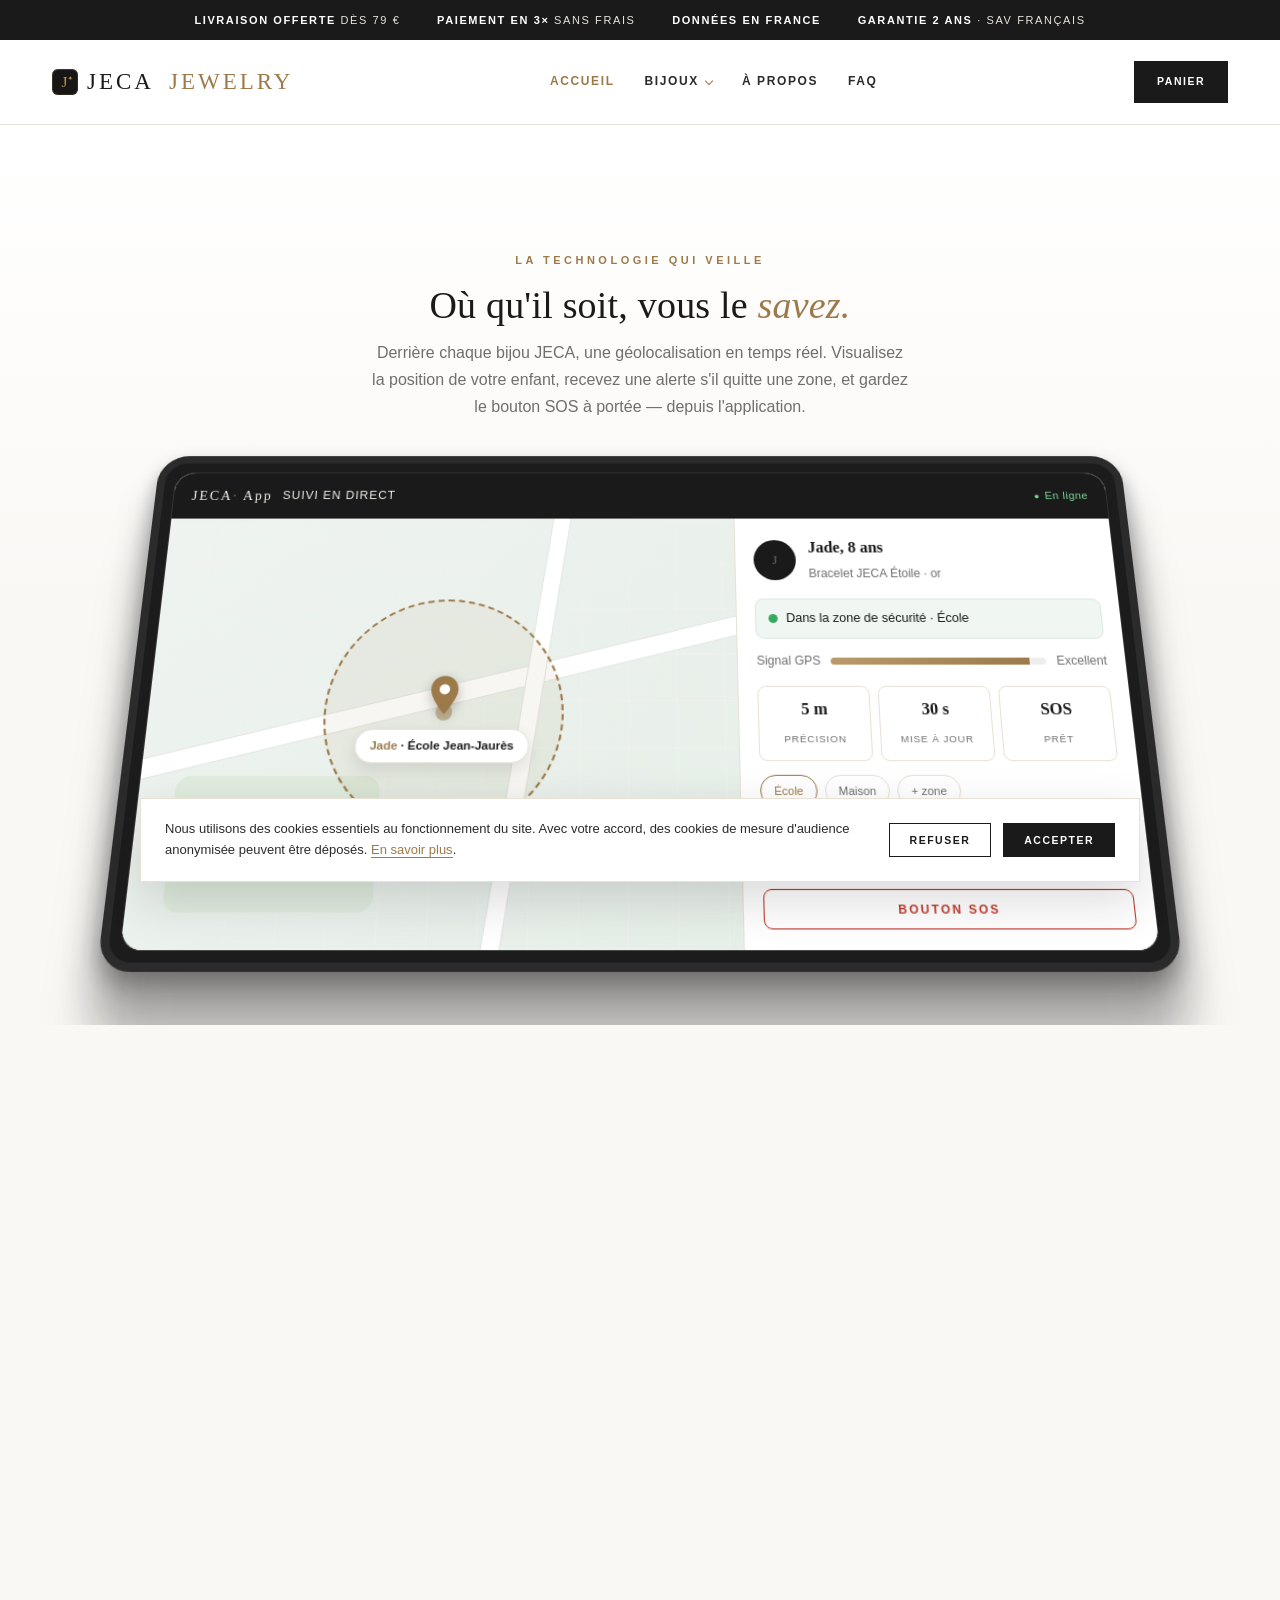
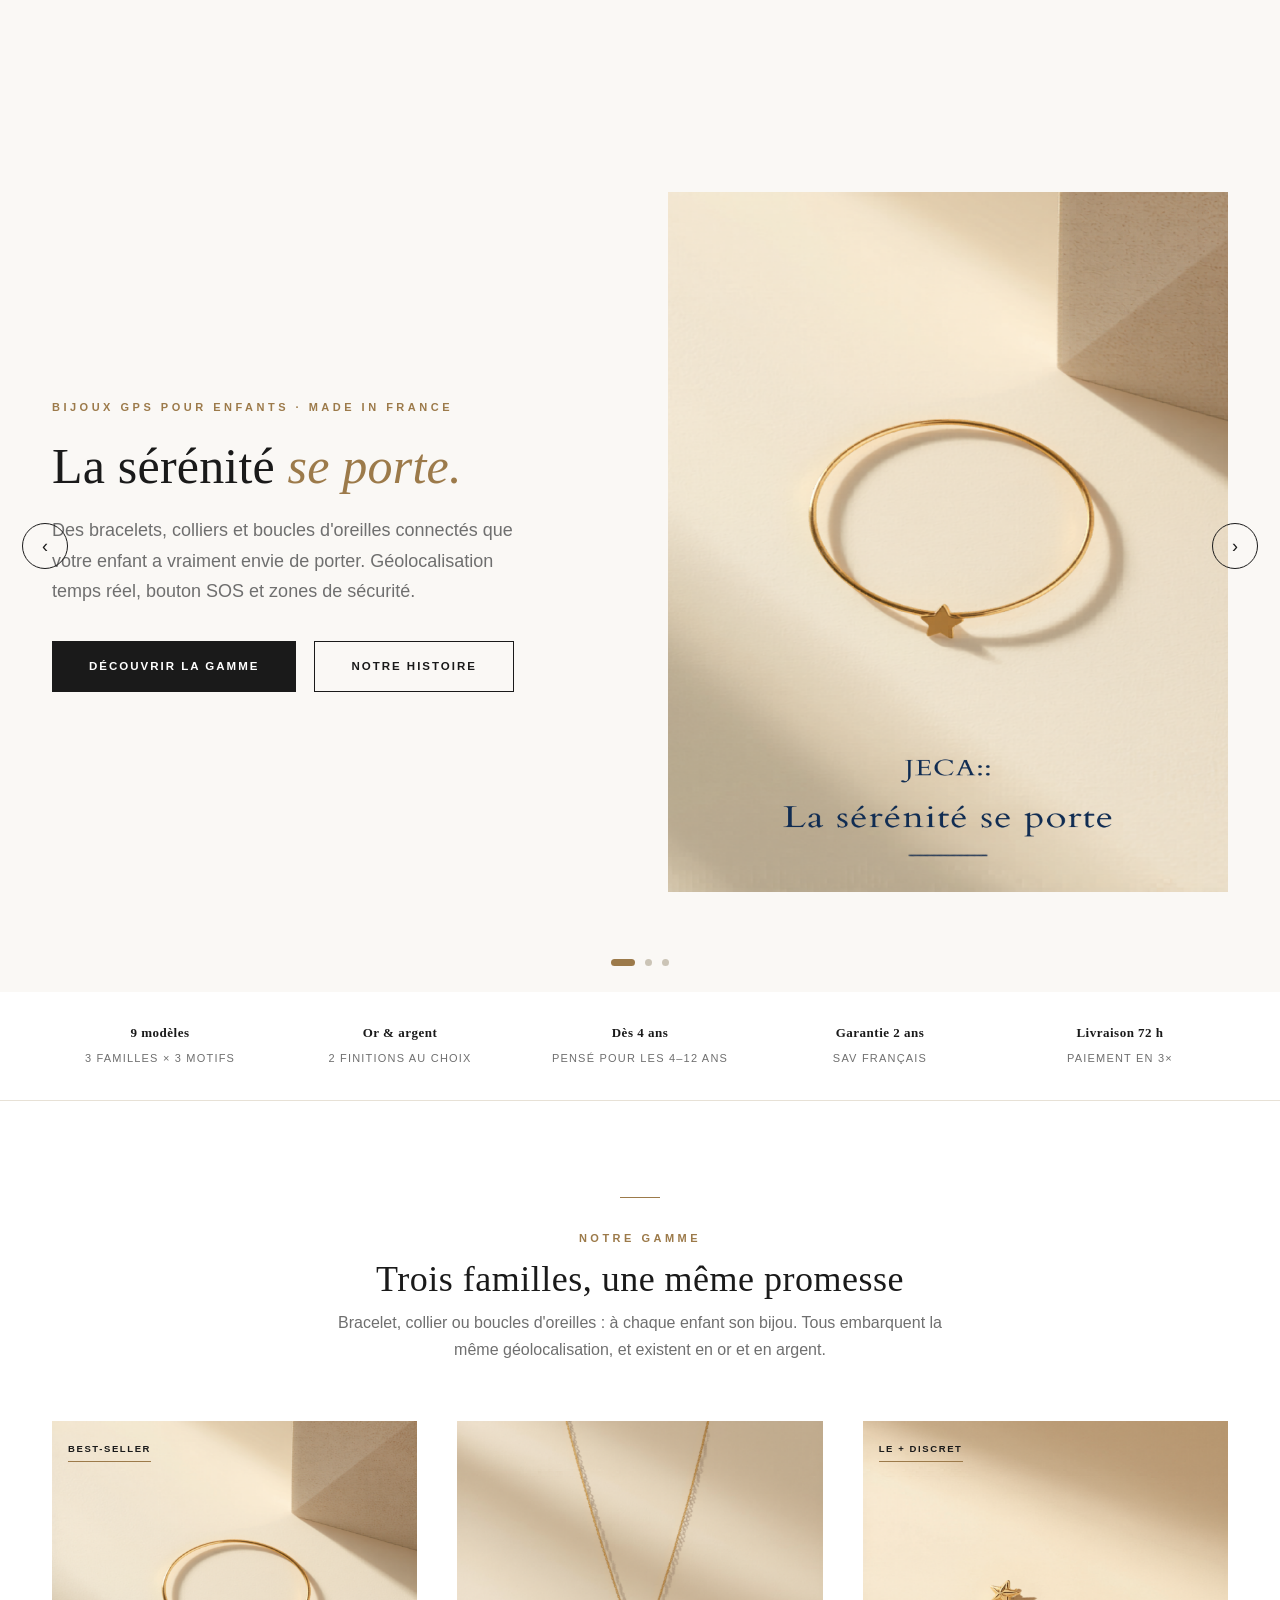
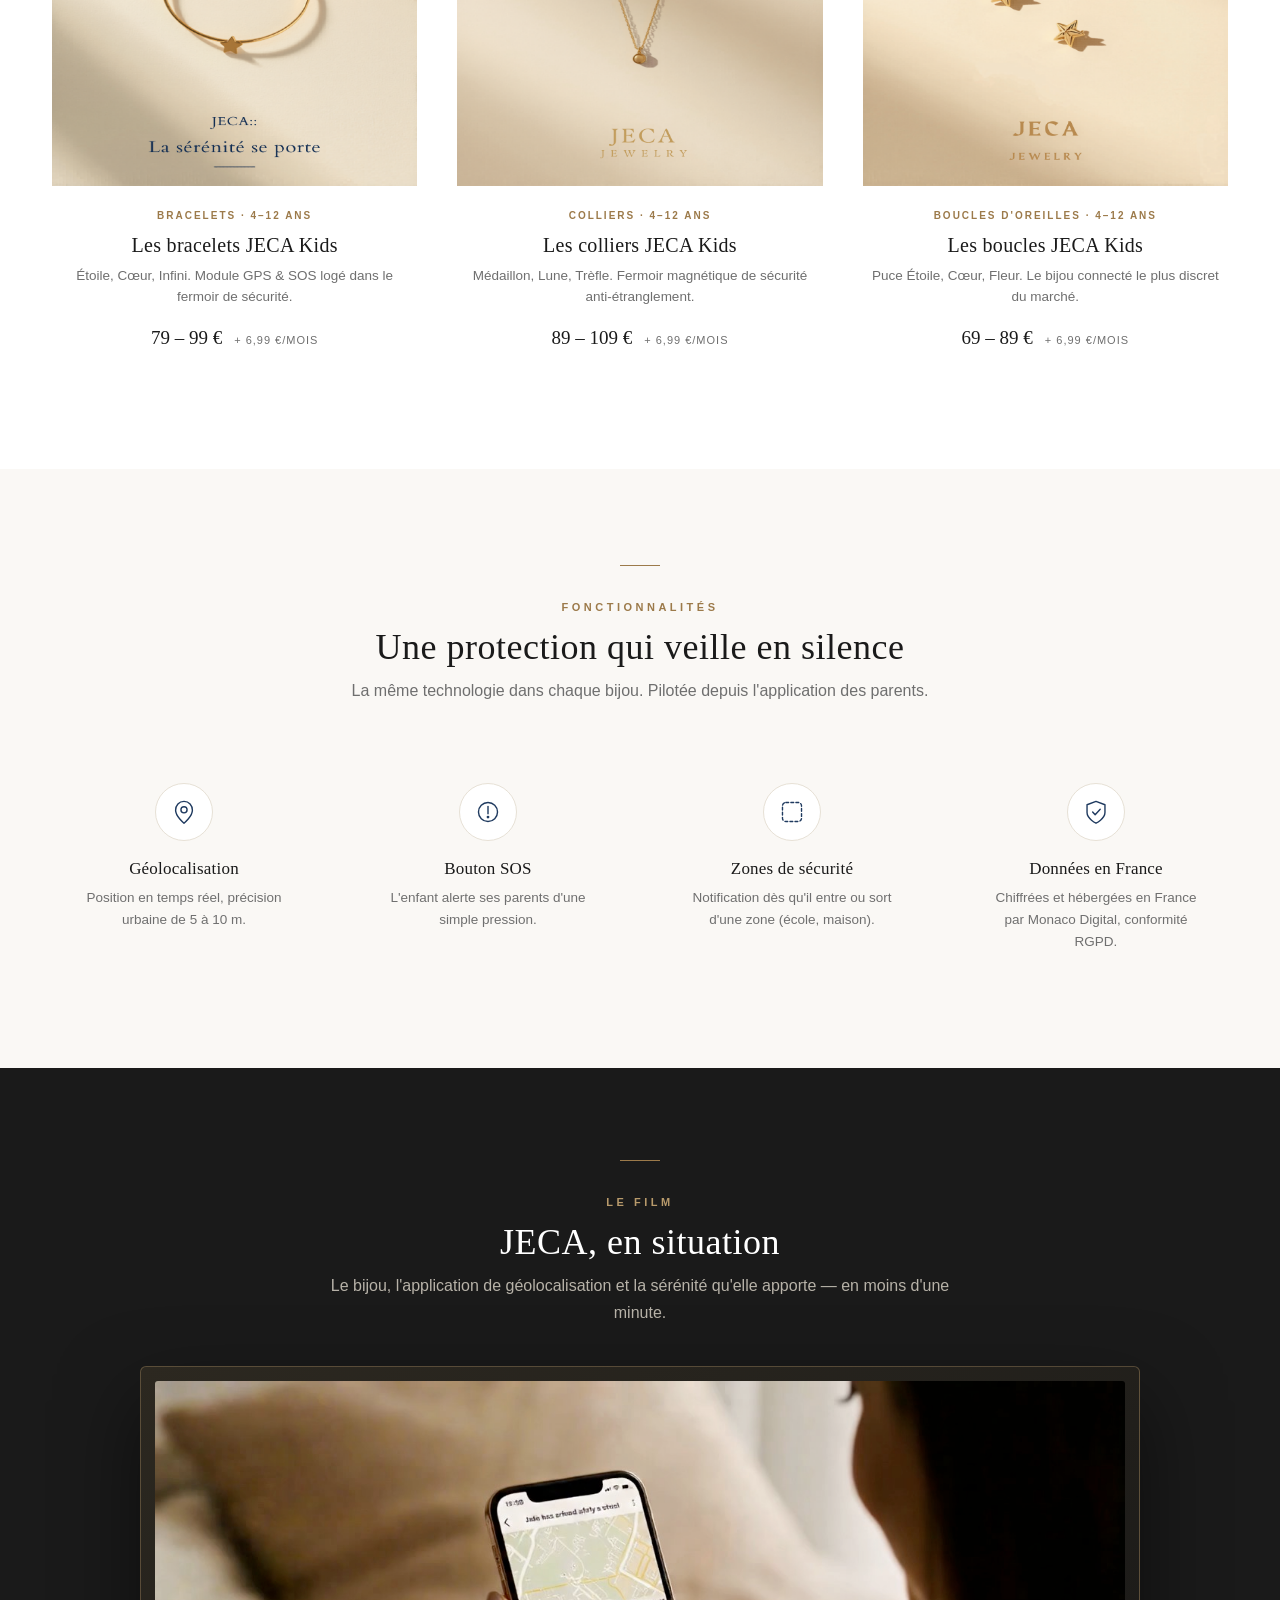
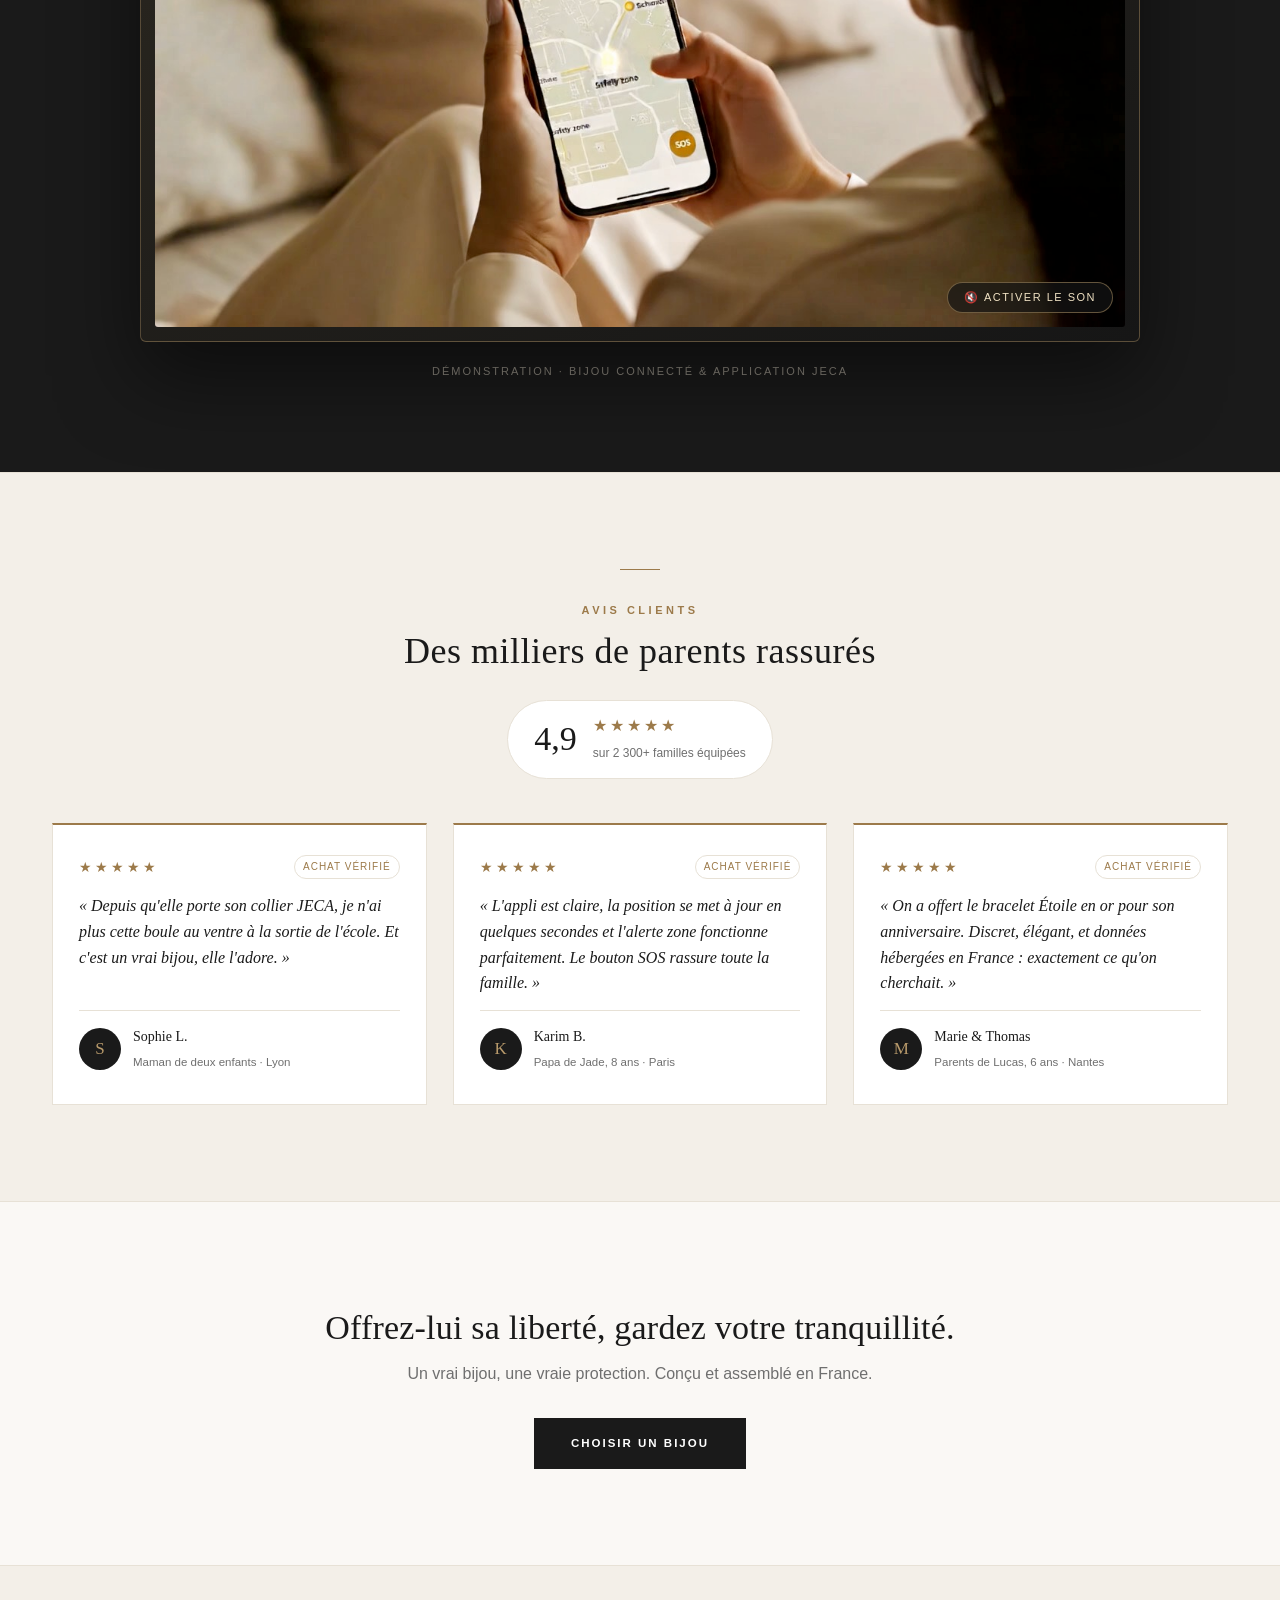
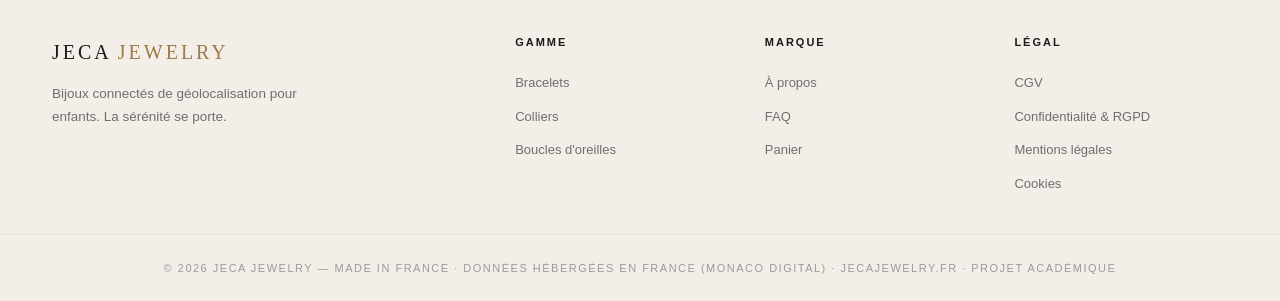
<file: index.html>
<!DOCTYPE html>
<html lang="fr">
<head>
<meta charset="UTF-8">
<meta name="viewport" content="width=device-width, initial-scale=1.0">
<title>JECA Jewelry — La sérénité se porte | Bijoux GPS pour enfants</title>
<meta name="description" content="JECA Jewelry : bracelets, colliers et boucles d'oreilles connectés de géolocalisation pour enfants. GPS temps réel, SOS, zones de sécurité. Or & argent, conçu en France.">
<link rel="icon" type="image/svg+xml" href="favicon.svg">
<link rel="stylesheet" href="styles.css">
</head>
<body>

<div class="promo">
  <span><b>Livraison offerte</b> dès 79 €</span>
  <span><b>Paiement en 3×</b> sans frais</span>
  <span><b>Données en France</b></span>
  <span><b>Garantie 2 ans</b> · SAV français</span>
</div>

<header>
  <nav class="bar wrap">
    <a class="logo" href="index.html"><img class="mark" src="favicon.svg" alt="">JECA<span>Jewelry</span></a>
    <div class="navlinks">
      <a href="index.html" class="active">Accueil</a>
      <span class="has-mega"><a href="bracelets.html">Bijoux</a>
        <div class="mega">
          <div class="col">
            <h5>Bracelets</h5>
            <a href="produit.html"><svg viewBox="0 0 100 100"><use href="sprite.svg#etoile"/></svg> JECA Étoile</a>
            <a href="produit.html"><svg viewBox="0 0 100 100"><use href="sprite.svg#coeur"/></svg> JECA Cœur</a>
            <a href="produit.html"><svg viewBox="0 0 100 100"><use href="sprite.svg#infini"/></svg> JECA Infini</a>
          </div>
          <div class="col">
            <h5>Colliers</h5>
            <a href="colliers.html"><svg viewBox="0 0 100 100"><use href="sprite.svg#medaillon"/></svg> JECA Médaillon</a>
            <a href="colliers.html"><svg viewBox="0 0 100 100"><use href="sprite.svg#lune"/></svg> JECA Lune</a>
            <a href="colliers.html"><svg viewBox="0 0 100 100"><use href="sprite.svg#trefle"/></svg> JECA Trèfle</a>
          </div>
          <div class="col">
            <h5>Boucles d'oreilles</h5>
            <a href="boucles.html"><svg viewBox="0 0 100 100"><use href="sprite.svg#etoile"/></svg> Puce Étoile</a>
            <a href="boucles.html"><svg viewBox="0 0 100 100"><use href="sprite.svg#coeur"/></svg> Puce Cœur</a>
            <a href="boucles.html"><svg viewBox="0 0 100 100"><use href="sprite.svg#fleur"/></svg> Puce Fleur</a>
          </div>
        </div>
      </span>
      <a href="a-propos.html">À propos</a>
      <a href="faq.html">FAQ</a>
    </div>
    <a class="btn btn-sm cart-link" href="panier.html">Panier</a>
  </nav>
</header>

<!-- HERO SCROLL — démo technologique / app de géolocalisation -->
<section class="scrollhero" id="scrollhero">
  <div class="sh-sticky">
    <div class="sh-head" id="shHead">
      <span class="eyebrow">La technologie qui veille</span>
      <h2>Où qu'il soit, vous le <em>savez.</em></h2>
      <p>Derrière chaque bijou JECA, une géolocalisation en temps réel. Visualisez la position de votre enfant, recevez une alerte s'il quitte une zone, et gardez le bouton SOS à portée — depuis l'application.</p>
    </div>
    <div class="sh-card" id="shCard">
      <div class="sh-screen">
        <div class="appbar">
          <span class="brand">JECA<span>·</span> App</span>
          Suivi en direct
          <span class="online">En ligne</span>
        </div>
        <div class="appbody">
          <div class="appmap">
            <div class="road r1"></div>
            <div class="road r2"></div>
            <div class="park"></div>
            <div class="zone"></div>
            <div class="pin">
              <svg viewBox="0 0 24 30"><path d="M12 0C6 0 1.5 4.5 1.5 10.5 1.5 18 12 30 12 30S22.5 18 22.5 10.5C22.5 4.5 18 0 12 0Z" fill="#9c7a4a"/><circle cx="12" cy="10.5" r="4" fill="#fff"/></svg>
              <span class="pulse"></span>
            </div>
            <div class="maplabel"><b>Jade</b> · École Jean-Jaurès</div>
          </div>
          <div class="apppanel">
            <div class="profile">
              <span class="ava">J</span>
              <div><b>Jade, 8 ans</b><span>Bracelet JECA Étoile · or</span></div>
            </div>
            <div class="statline"><span class="dotg"></span> Dans la zone de sécurité · École</div>
            <div class="metric"><span>Signal GPS</span><div class="bar"><i style="width:92%"></i></div><span>Excellent</span></div>
            <div class="kpis">
              <div><b>5 m</b><span>précision</span></div>
              <div><b>30 s</b><span>mise à jour</span></div>
              <div><b>SOS</b><span>prêt</span></div>
            </div>
            <div class="zones"><span class="zchip on">École</span><span class="zchip">Maison</span><span class="zchip">+ zone</span></div>
            <button class="sosbtn" type="button">Bouton SOS</button>
          </div>
        </div>
      </div>
    </div>
  </div>
</section>

<!-- CARROUSEL HERO -->
<section class="carousel" id="car">
  <div class="slides" id="slides">

    <div class="slide s1">
      <div class="wrap">
        <div>
          <span class="eyebrow">Bijoux GPS pour enfants · Made in France</span>
          <h1>La sérénité <em>se porte.</em></h1>
          <p class="lead">Des bracelets, colliers et boucles d'oreilles connectés que votre enfant a vraiment envie de porter. Géolocalisation temps réel, bouton SOS et zones de sécurité.</p>
          <div class="actions">
            <a class="btn" href="bracelets.html">Découvrir la gamme</a>
            <a class="btn btn-ghost" href="a-propos.html">Notre histoire</a>
          </div>
        </div>
        <div class="shot"><img src="img/canva-bracelet.png" alt="Bracelet JECA Étoile en or"></div>
      </div>
    </div>

    <div class="slide s2">
      <div class="wrap">
        <div>
          <span class="eyebrow" style="color:var(--gold-l)">Idée cadeau · Or &amp; argent</span>
          <h1>Le cadeau qui <em>rassure.</em></h1>
          <p class="lead">Un vrai bijou en or ou en argent, et la tranquillité en plus. Le présent parfait pour un anniversaire, une rentrée ou Noël.</p>
          <div class="actions">
            <a class="btn" href="colliers.html">Voir les colliers</a>
            <a class="btn btn-ghost" href="boucles.html">Voir les boucles</a>
          </div>
        </div>
        <div class="shot"><img src="img/canva-collier.png" alt="Collier JECA en or"></div>
      </div>
    </div>

    <div class="slide s3">
      <div class="wrap">
        <div>
          <span class="eyebrow" style="color:var(--gold-l)">9 modèles · 2 finitions</span>
          <h1>À chaque enfant <em>son bijou.</em></h1>
          <p class="lead">Trois familles, neuf motifs, en or et en argent. La même protection invisible dans chacun : GPS, SOS, zones de sécurité.</p>
          <div class="actions">
            <a class="btn" href="bracelets.html">Composer mon bijou</a>
            <a class="btn btn-ghost" href="faq.html">Comment ça marche ?</a>
          </div>
        </div>
        <div class="shot"><img src="img/canva-boucles.png" alt="Boucles d'oreilles JECA en or"></div>
      </div>
    </div>

  </div>
  <button class="car-btn prev" id="prev" aria-label="Précédent">‹</button>
  <button class="car-btn next" id="next" aria-label="Suivant">›</button>
  <div class="dots" id="dots"></div>
</section>

<!-- STRIP -->
<div class="strip">
  <div class="wrap">
    <div class="item"><b>9 modèles</b><span>3 familles × 3 motifs</span></div>
    <div class="item"><b>Or &amp; argent</b><span>2 finitions au choix</span></div>
    <div class="item"><b>Dès 4 ans</b><span>pensé pour les 4–12 ans</span></div>
    <div class="item"><b>Garantie 2 ans</b><span>SAV français</span></div>
    <div class="item"><b>Livraison 72 h</b><span>paiement en 3×</span></div>
  </div>
</div>

<!-- FAMILLES (grille joaillerie) -->
<section class="block">
  <div class="wrap">
    <div class="head">
      <span class="lux-line"></span><br>
      <span class="eyebrow">Notre gamme</span>
      <h2>Trois familles, une même promesse</h2>
      <p>Bracelet, collier ou boucles d'oreilles : à chaque enfant son bijou. Tous embarquent la même géolocalisation, et existent en or et en argent.</p>
    </div>
    <div class="pgrid">

      <a class="pcard" href="bracelets.html">
        <div class="pic">
          <span class="tag-new">Best-seller</span>
          <img src="img/canva-bracelet.png" alt="Bracelets JECA Kids en or">
        </div>
        <div class="pb">
          <div class="cat">Bracelets · 4–12 ans</div>
          <h3>Les bracelets JECA Kids</h3>
          <p class="d">Étoile, Cœur, Infini. Module GPS &amp; SOS logé dans le fermoir de sécurité.</p>
          <div class="pr"><span class="price">79 – 99 €</span><span class="sub">+ 6,99 €/mois</span></div>
        </div>
      </a>

      <a class="pcard" href="colliers.html">
        <div class="pic">
          <img src="img/canva-collier.png" alt="Colliers JECA Kids en or">
        </div>
        <div class="pb">
          <div class="cat">Colliers · 4–12 ans</div>
          <h3>Les colliers JECA Kids</h3>
          <p class="d">Médaillon, Lune, Trèfle. Fermoir magnétique de sécurité anti-étranglement.</p>
          <div class="pr"><span class="price">89 – 109 €</span><span class="sub">+ 6,99 €/mois</span></div>
        </div>
      </a>

      <a class="pcard" href="boucles.html">
        <div class="pic">
          <span class="tag-new">Le + discret</span>
          <img src="img/canva-boucles.png" alt="Boucles d'oreilles JECA Kids en or">
        </div>
        <div class="pb">
          <div class="cat">Boucles d'oreilles · 4–12 ans</div>
          <h3>Les boucles JECA Kids</h3>
          <p class="d">Puce Étoile, Cœur, Fleur. Le bijou connecté le plus discret du marché.</p>
          <div class="pr"><span class="price">69 – 89 €</span><span class="sub">+ 6,99 €/mois</span></div>
        </div>
      </a>

    </div>
  </div>
</section>

<!-- PILIERS -->
<section class="block alt">
  <div class="wrap">
    <div class="head">
      <span class="lux-line"></span><br>
      <span class="eyebrow">Fonctionnalités</span>
      <h2>Une protection qui veille en silence</h2>
      <p>La même technologie dans chaque bijou. Pilotée depuis l'application des parents.</p>
    </div>
    <div class="grid3 pillars" style="grid-template-columns:repeat(4,1fr)">
      <div class="feature"><div class="ic"><svg viewBox="0 0 100 100"><use href="sprite.svg#i-gps"/></svg></div><h3>Géolocalisation</h3><p>Position en temps réel, précision urbaine de 5 à 10 m.</p></div>
      <div class="feature"><div class="ic"><svg viewBox="0 0 100 100"><use href="sprite.svg#i-sos"/></svg></div><h3>Bouton SOS</h3><p>L'enfant alerte ses parents d'une simple pression.</p></div>
      <div class="feature"><div class="ic"><svg viewBox="0 0 100 100"><use href="sprite.svg#i-zone"/></svg></div><h3>Zones de sécurité</h3><p>Notification dès qu'il entre ou sort d'une zone (école, maison).</p></div>
      <div class="feature"><div class="ic"><svg viewBox="0 0 100 100"><use href="sprite.svg#i-france"/></svg></div><h3>Données en France</h3><p>Chiffrées et hébergées en France par Monaco Digital, conformité RGPD.</p></div>
    </div>
  </div>
</section>

<!-- FILM / VIDÉO DÉMO -->
<section class="film" id="film">
  <div class="head">
    <span class="lux-line"></span><br>
    <span class="eyebrow">Le film</span>
    <h2>JECA, en situation</h2>
    <p>Le bijou, l'application de géolocalisation et la sérénité qu'elle apporte — en moins d'une minute.</p>
  </div>
  <div class="frame">
    <video id="filmVideo" src="img/demo-app.mp4" poster="img/demo-app-poster.jpg"
           autoplay muted loop playsinline preload="metadata"></video>
    <button class="sound" id="soundBtn" type="button" aria-label="Activer le son">🔇 Activer le son</button>
  </div>
  <p class="cap">Démonstration · Bijou connecté &amp; application JECA</p>
</section>

<!-- AVIS CLIENTS -->
<section class="reviews" id="avis">
  <div class="wrap">
    <div class="head">
      <span class="lux-line"></span><br>
      <span class="eyebrow">Avis clients</span>
      <h2>Des milliers de parents rassurés</h2>
      <div class="rating">
        <span class="big">4,9</span>
        <span class="col-r">
          <span class="stars">★★★★★</span>
          <small>sur 2 300+ familles équipées</small>
        </span>
      </div>
    </div>
  </div>
  <div class="rgrid">
    <div class="rcard">
      <div class="top"><span class="stars">★★★★★</span><span class="verif">Achat vérifié</span></div>
      <blockquote>« Depuis qu'elle porte son collier JECA, je n'ai plus cette boule au ventre à la sortie de l'école. Et c'est un vrai bijou, elle l'adore. »</blockquote>
      <div class="who"><span class="ava">S</span><div><b>Sophie L.</b><span>Maman de deux enfants · Lyon</span></div></div>
    </div>
    <div class="rcard">
      <div class="top"><span class="stars">★★★★★</span><span class="verif">Achat vérifié</span></div>
      <blockquote>« L'appli est claire, la position se met à jour en quelques secondes et l'alerte zone fonctionne parfaitement. Le bouton SOS rassure toute la famille. »</blockquote>
      <div class="who"><span class="ava">K</span><div><b>Karim B.</b><span>Papa de Jade, 8 ans · Paris</span></div></div>
    </div>
    <div class="rcard">
      <div class="top"><span class="stars">★★★★★</span><span class="verif">Achat vérifié</span></div>
      <blockquote>« On a offert le bracelet Étoile en or pour son anniversaire. Discret, élégant, et données hébergées en France : exactement ce qu'on cherchait. »</blockquote>
      <div class="who"><span class="ava">M</span><div><b>Marie & Thomas</b><span>Parents de Lucas, 6 ans · Nantes</span></div></div>
    </div>
  </div>
</section>

<!-- CTA -->
<section class="cta-final">
  <div class="wrap">
    <h2>Offrez-lui sa liberté, gardez votre tranquillité.</h2>
    <p>Un vrai bijou, une vraie protection. Conçu et assemblé en France.</p>
    <a class="btn" href="bracelets.html">Choisir un bijou</a>
  </div>
</section>

<footer class="ft">
  <div class="wrap">
    <div><span class="logo">JECA<span>Jewelry</span></span><p>Bijoux connectés de géolocalisation pour enfants. La sérénité se porte.</p></div>
    <div><h4>Gamme</h4><a href="bracelets.html">Bracelets</a><a href="colliers.html">Colliers</a><a href="boucles.html">Boucles d'oreilles</a></div>
    <div><h4>Marque</h4><a href="a-propos.html">À propos</a><a href="faq.html">FAQ</a><a href="panier.html">Panier</a></div>
    <div><h4>Légal</h4><a href="cgv.html">CGV</a><a href="confidentialite.html">Confidentialité &amp; RGPD</a><a href="mentions-legales.html">Mentions légales</a><a href="cookies.html">Cookies</a></div>
  </div>
  <div class="copy">© 2026 JECA Jewelry — Made in France · Données hébergées en France (Monaco Digital) · jecajewelry.fr · Projet académique</div>
</footer>

<script>
  const slides = document.getElementById('slides');
  const total = slides.children.length;
  const dotsBox = document.getElementById('dots');
  let i = 0, timer;
  for (let k = 0; k < total; k++){ const b = document.createElement('b'); b.onclick = () => go(k); dotsBox.appendChild(b); }
  const dots = dotsBox.children;
  function render(){ slides.style.transform = 'translateX(' + (-i*100) + '%)'; for (let k=0;k<total;k++) dots[k].classList.toggle('on', k===i); }
  function go(n){ i = (n+total)%total; render(); restart(); }
  function restart(){ clearInterval(timer); timer = setInterval(() => go(i+1), 5500); }
  document.getElementById('next').onclick = () => go(i+1);
  document.getElementById('prev').onclick = () => go(i-1);
  render(); restart();

  /* Hero scroll — reveal 3D (équivalent vanilla du composant ContainerScroll) */
  (function(){
    const sec = document.getElementById('scrollhero');
    const card = document.getElementById('shCard');
    const head = document.getElementById('shHead');
    if(!sec || !card) return;
    let ticking = false;
    function frame(){
      ticking = false;
      const vh = window.innerHeight;
      const travel = sec.offsetHeight - vh;
      let p = travel > 0 ? (-sec.getBoundingClientRect().top) / travel : 0;
      p = Math.max(0, Math.min(1, p));
      const mobile = window.innerWidth <= 768;
      const rot = 18 * (1 - p);
      const scale = mobile ? (0.86 + 0.09 * p) : (1.04 - 0.04 * p);
      card.style.transform = 'rotateX(' + rot.toFixed(2) + 'deg) scale(' + scale.toFixed(3) + ')';
      head.style.transform = 'translateY(' + (-46 * p).toFixed(1) + 'px)';
      head.style.opacity = (1 - p * 0.45).toFixed(2);
    }
    function onScroll(){ if(!ticking){ ticking = true; requestAnimationFrame(frame); } }
    window.addEventListener('scroll', onScroll, {passive:true});
    window.addEventListener('resize', onScroll);
    frame();
  })();
</script>


<div class="cookiebar" id="cookiebar" hidden>
  <p>Nous utilisons des cookies essentiels au fonctionnement du site. Avec votre accord, des cookies de mesure d'audience anonymisée peuvent être déposés. <a href="cookies.html">En savoir plus</a>.</p>
  <div class="cb-actions">
    <button class="cb-btn" data-cc="refuse">Refuser</button>
    <button class="cb-btn primary" data-cc="accept">Accepter</button>
  </div>
</div>
<script>
(function(){var k='jeca_cc';if(!localStorage.getItem(k)){var b=document.getElementById('cookiebar');if(b){b.hidden=false;b.querySelectorAll('[data-cc]').forEach(function(x){x.onclick=function(){localStorage.setItem(k,x.dataset.cc);b.hidden=true;};});}}})();
</script>

<script>
(function(){
  var v=document.getElementById('filmVideo'), b=document.getElementById('soundBtn');
  if(!v||!b) return;
  b.addEventListener('click', function(){
    v.muted=!v.muted;
    if(!v.muted){ v.play(); b.textContent='🔊 Couper le son'; }
    else { b.textContent='🔇 Activer le son'; }
  });
  v.addEventListener('click', function(){ if(v.paused) v.play(); else v.pause(); });
})();
</script>

<script src="cart.js" defer></script>
</body>
</html>
</file>
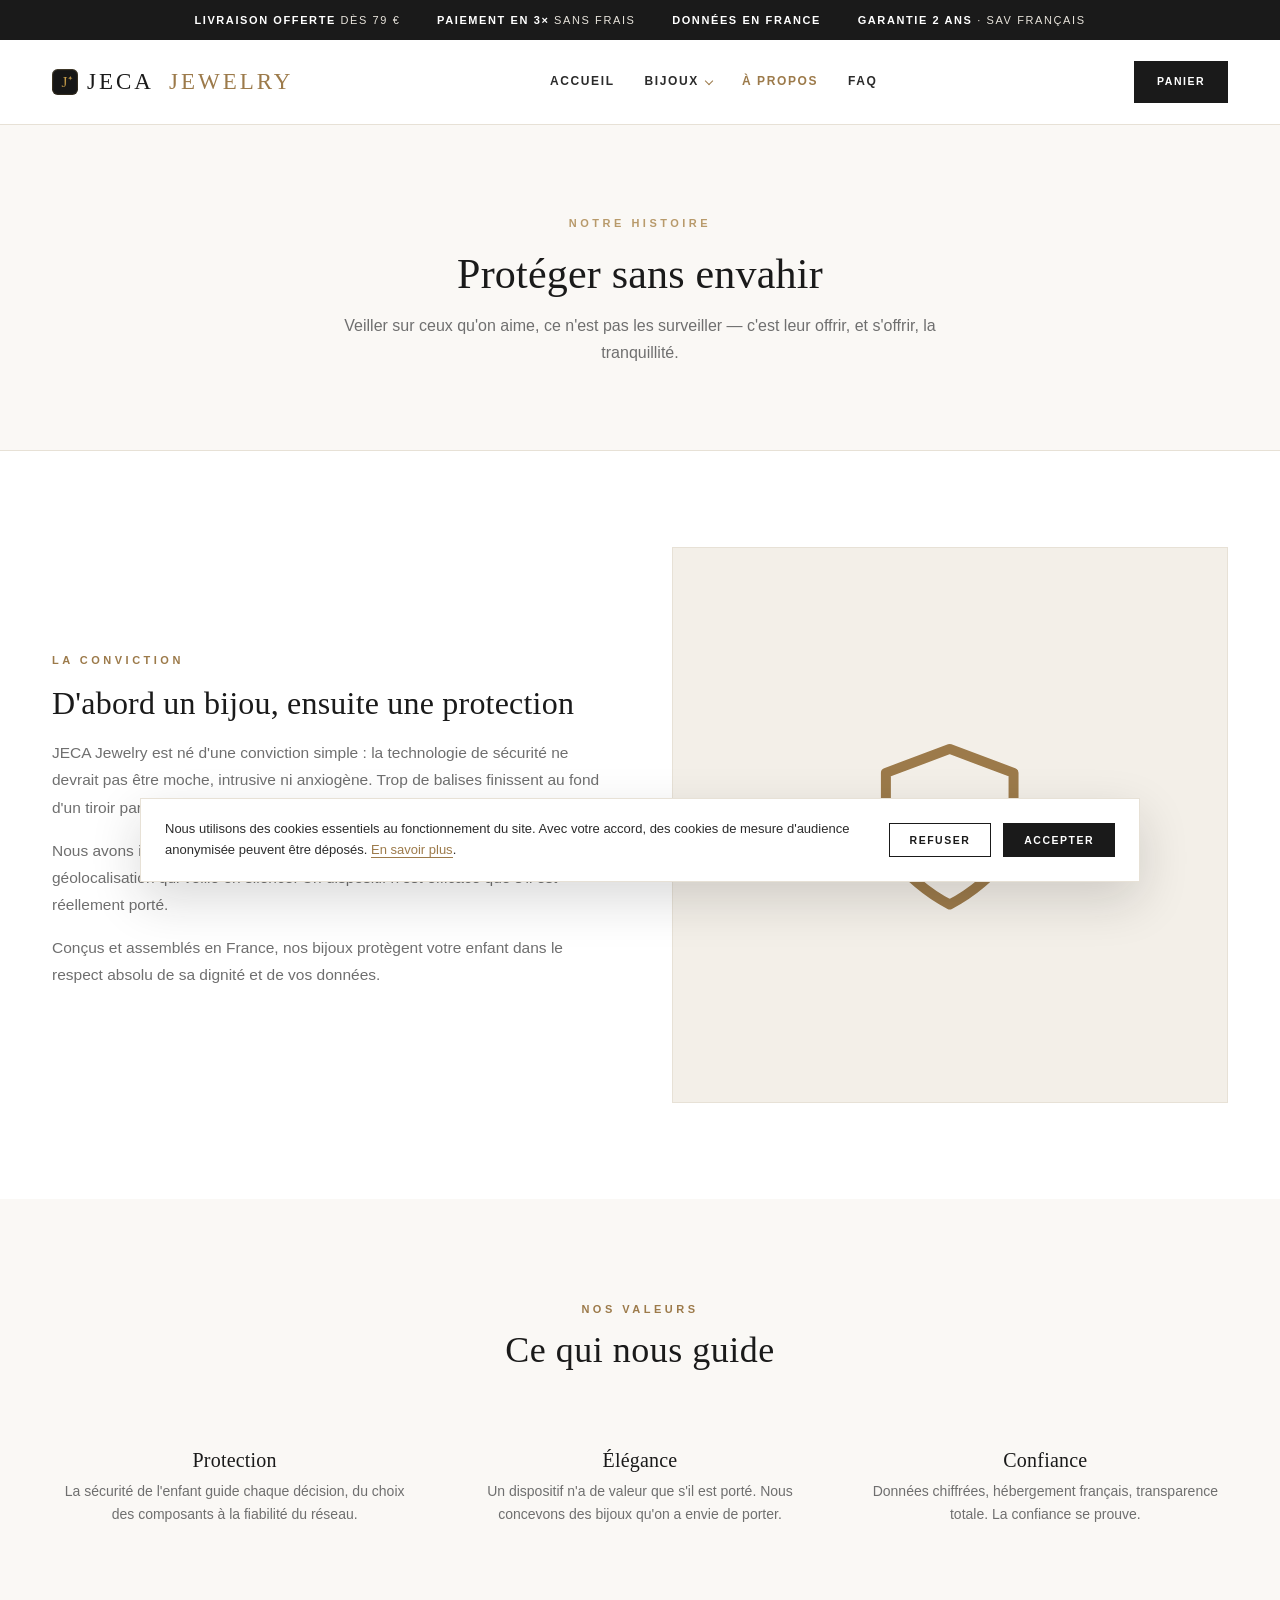
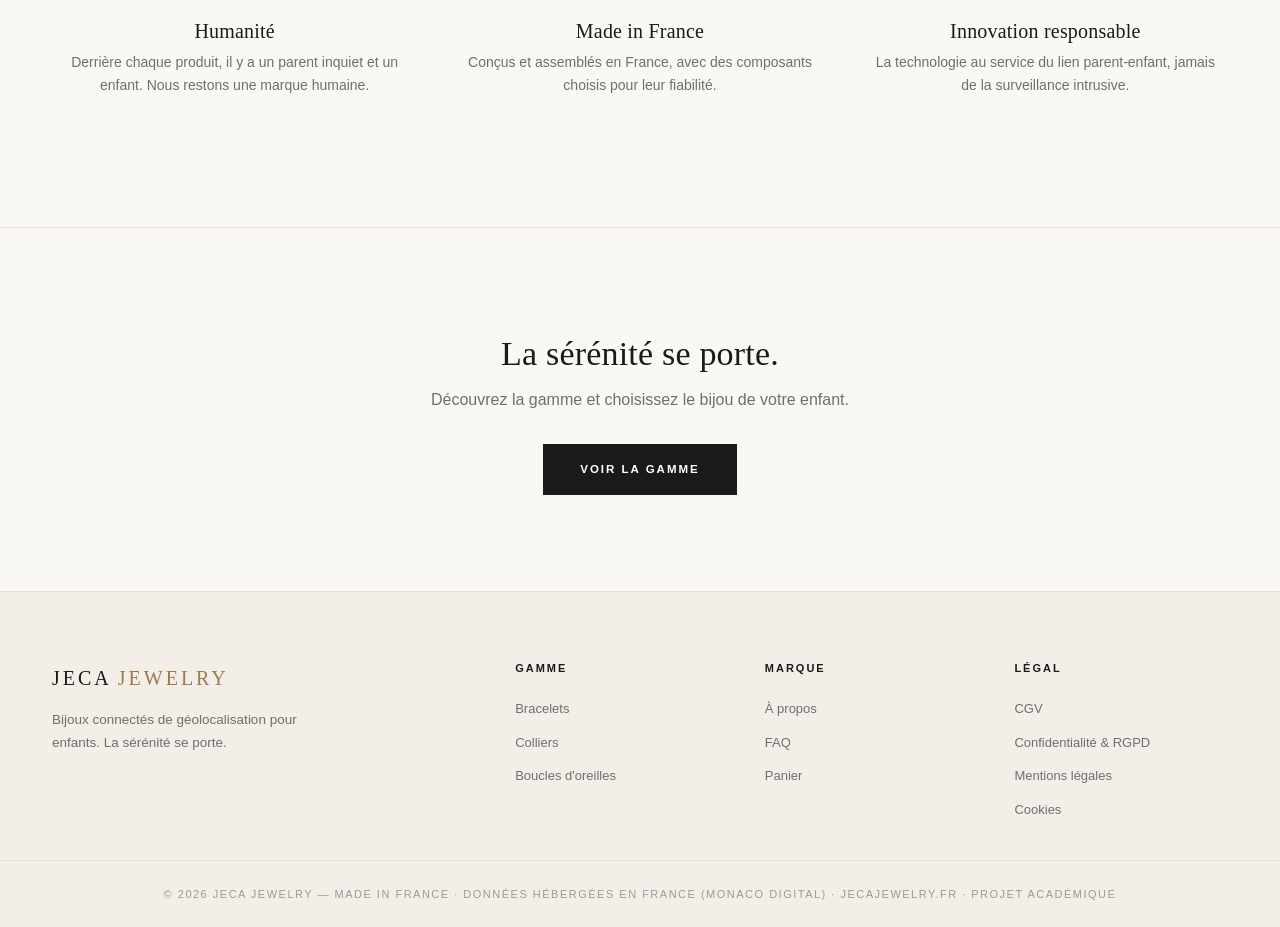
<file: a-propos.html>
<!DOCTYPE html>
<html lang="fr">
<head>
<meta charset="UTF-8">
<meta name="viewport" content="width=device-width, initial-scale=1.0">
<title>À propos — Protéger sans envahir | JECA Jewelry</title>
<meta name="description" content="L'histoire de JECA Jewelry : des bijoux connectés de géolocalisation pour enfants, conçus et assemblés en France. Veiller sans surveiller.">
<link rel="icon" type="image/svg+xml" href="favicon.svg">
<link rel="stylesheet" href="styles.css">
</head>
<body>

<div class="promo">
  <span><b>Livraison offerte</b> dès 79 €</span>
  <span><b>Paiement en 3×</b> sans frais</span>
  <span><b>Données en France</b></span>
  <span><b>Garantie 2 ans</b> · SAV français</span>
</div>

<header>
  <nav class="bar wrap">
    <a class="logo" href="index.html"><img class="mark" src="favicon.svg" alt="">JECA<span>Jewelry</span></a>
    <div class="navlinks">
      <a href="index.html">Accueil</a>
      <span class="has-mega"><a href="bracelets.html">Bijoux</a>
        <div class="mega">
          <div class="col">
            <h5>Bracelets</h5>
            <a href="produit.html"><svg viewBox="0 0 100 100"><use href="sprite.svg#etoile"/></svg> JECA Étoile</a>
            <a href="produit.html"><svg viewBox="0 0 100 100"><use href="sprite.svg#coeur"/></svg> JECA Cœur</a>
            <a href="produit.html"><svg viewBox="0 0 100 100"><use href="sprite.svg#infini"/></svg> JECA Infini</a>
          </div>
          <div class="col">
            <h5>Colliers</h5>
            <a href="colliers.html"><svg viewBox="0 0 100 100"><use href="sprite.svg#medaillon"/></svg> JECA Médaillon</a>
            <a href="colliers.html"><svg viewBox="0 0 100 100"><use href="sprite.svg#lune"/></svg> JECA Lune</a>
            <a href="colliers.html"><svg viewBox="0 0 100 100"><use href="sprite.svg#trefle"/></svg> JECA Trèfle</a>
          </div>
          <div class="col">
            <h5>Boucles d'oreilles</h5>
            <a href="boucles.html"><svg viewBox="0 0 100 100"><use href="sprite.svg#etoile"/></svg> Puce Étoile</a>
            <a href="boucles.html"><svg viewBox="0 0 100 100"><use href="sprite.svg#coeur"/></svg> Puce Cœur</a>
            <a href="boucles.html"><svg viewBox="0 0 100 100"><use href="sprite.svg#fleur"/></svg> Puce Fleur</a>
          </div>
        </div>
      </span>
      <a href="a-propos.html" class="active">À propos</a>
      <a href="faq.html">FAQ</a>
    </div>
    <a class="btn btn-sm cart-link" href="panier.html">Panier</a>
  </nav>
</header>

<section class="banner">
  <span class="eyebrow" style="color:var(--gold-l)">Notre histoire</span>
  <h1>Protéger sans envahir</h1>
  <p>Veiller sur ceux qu'on aime, ce n'est pas les surveiller — c'est leur offrir, et s'offrir, la tranquillité.</p>
</section>

<section class="block">
  <div class="wrap">
    <div class="split">
      <div>
        <span class="eyebrow">La conviction</span>
        <h2>D'abord un bijou, ensuite une protection</h2>
        <p>JECA Jewelry est né d'une conviction simple : la technologie de sécurité ne devrait pas être moche, intrusive ni anxiogène. Trop de balises finissent au fond d'un tiroir parce qu'aucun enfant n'a envie de les porter.</p>
        <p>Nous avons inversé la logique : d'abord un bijou que l'enfant aime, ensuite une géolocalisation qui veille en silence. Un dispositif n'est efficace que s'il est réellement porté.</p>
        <p>Conçus et assemblés en France, nos bijoux protègent votre enfant dans le respect absolu de sa dignité et de vos données.</p>
      </div>
      <div class="visual"><svg viewBox="0 0 100 100"><use href="sprite.svg#i-france"/></svg></div>
    </div>
  </div>
</section>

<section class="block alt">
  <div class="wrap">
    <div class="head">
      <span class="eyebrow">Nos valeurs</span>
      <h2>Ce qui nous guide</h2>
    </div>
    <div class="grid3">
      <div class="card"><div class="body"><h3>Protection</h3><p class="desc">La sécurité de l'enfant guide chaque décision, du choix des composants à la fiabilité du réseau.</p></div></div>
      <div class="card"><div class="body"><h3>Élégance</h3><p class="desc">Un dispositif n'a de valeur que s'il est porté. Nous concevons des bijoux qu'on a envie de porter.</p></div></div>
      <div class="card"><div class="body"><h3>Confiance</h3><p class="desc">Données chiffrées, hébergement français, transparence totale. La confiance se prouve.</p></div></div>
      <div class="card"><div class="body"><h3>Humanité</h3><p class="desc">Derrière chaque produit, il y a un parent inquiet et un enfant. Nous restons une marque humaine.</p></div></div>
      <div class="card"><div class="body"><h3>Made in France</h3><p class="desc">Conçus et assemblés en France, avec des composants choisis pour leur fiabilité.</p></div></div>
      <div class="card"><div class="body"><h3>Innovation responsable</h3><p class="desc">La technologie au service du lien parent-enfant, jamais de la surveillance intrusive.</p></div></div>
    </div>
  </div>
</section>

<section class="cta-final">
  <div class="wrap">
    <h2>La sérénité se porte.</h2>
    <p>Découvrez la gamme et choisissez le bijou de votre enfant.</p>
    <a class="btn" href="index.html">Voir la gamme</a>
  </div>
</section>

<footer class="ft">
  <div class="wrap">
    <div><span class="logo">JECA<span>Jewelry</span></span><p>Bijoux connectés de géolocalisation pour enfants. La sérénité se porte.</p></div>
    <div><h4>Gamme</h4><a href="bracelets.html">Bracelets</a><a href="colliers.html">Colliers</a><a href="boucles.html">Boucles d'oreilles</a></div>
    <div><h4>Marque</h4><a href="a-propos.html">À propos</a><a href="faq.html">FAQ</a><a href="panier.html">Panier</a></div>
    <div><h4>Légal</h4><a href="cgv.html">CGV</a><a href="confidentialite.html">Confidentialité &amp; RGPD</a><a href="mentions-legales.html">Mentions légales</a><a href="cookies.html">Cookies</a></div>
  </div>
  <div class="copy">© 2026 JECA Jewelry — Made in France · Données hébergées en France (Monaco Digital) · jecajewelry.fr · Projet académique</div>
</footer>


<div class="cookiebar" id="cookiebar" hidden>
  <p>Nous utilisons des cookies essentiels au fonctionnement du site. Avec votre accord, des cookies de mesure d'audience anonymisée peuvent être déposés. <a href="cookies.html">En savoir plus</a>.</p>
  <div class="cb-actions">
    <button class="cb-btn" data-cc="refuse">Refuser</button>
    <button class="cb-btn primary" data-cc="accept">Accepter</button>
  </div>
</div>
<script>
(function(){var k='jeca_cc';if(!localStorage.getItem(k)){var b=document.getElementById('cookiebar');if(b){b.hidden=false;b.querySelectorAll('[data-cc]').forEach(function(x){x.onclick=function(){localStorage.setItem(k,x.dataset.cc);b.hidden=true;};});}}})();
</script>

<script src="cart.js" defer></script>
</body>
</html>
</file>
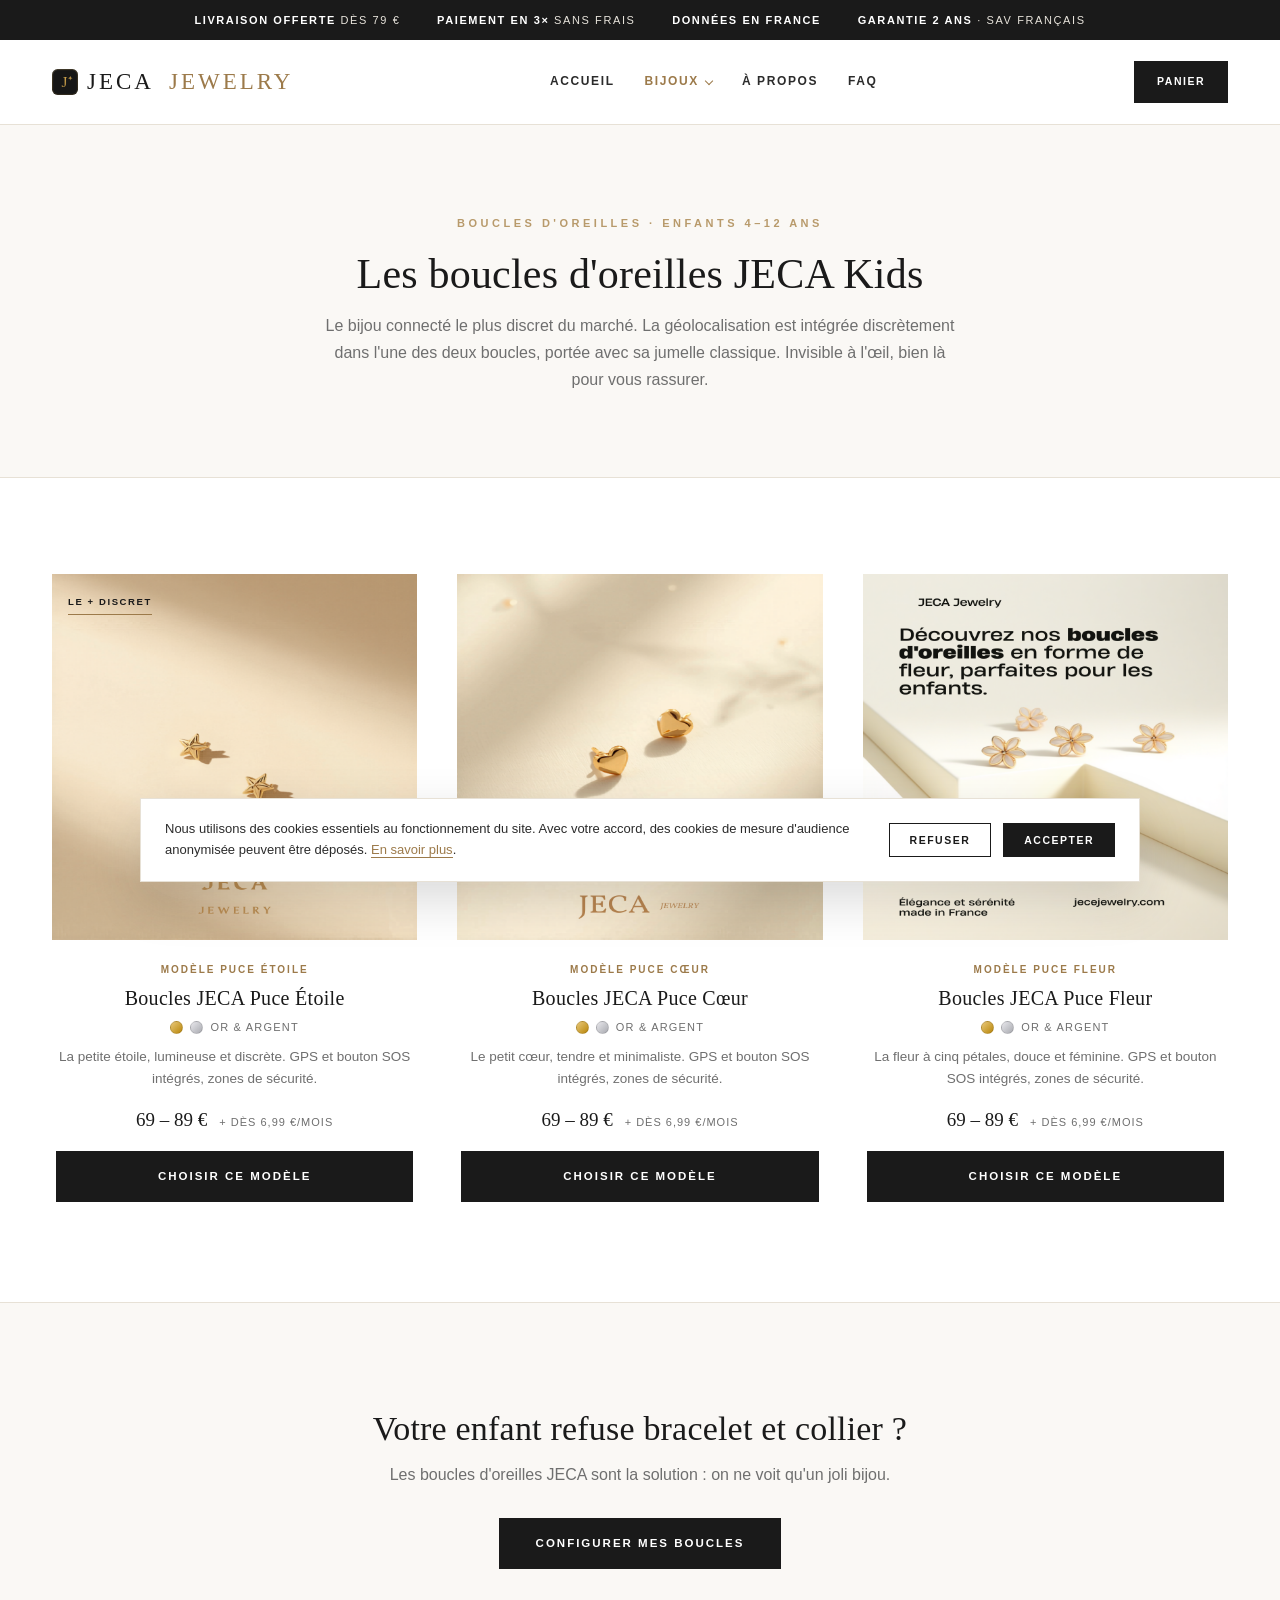
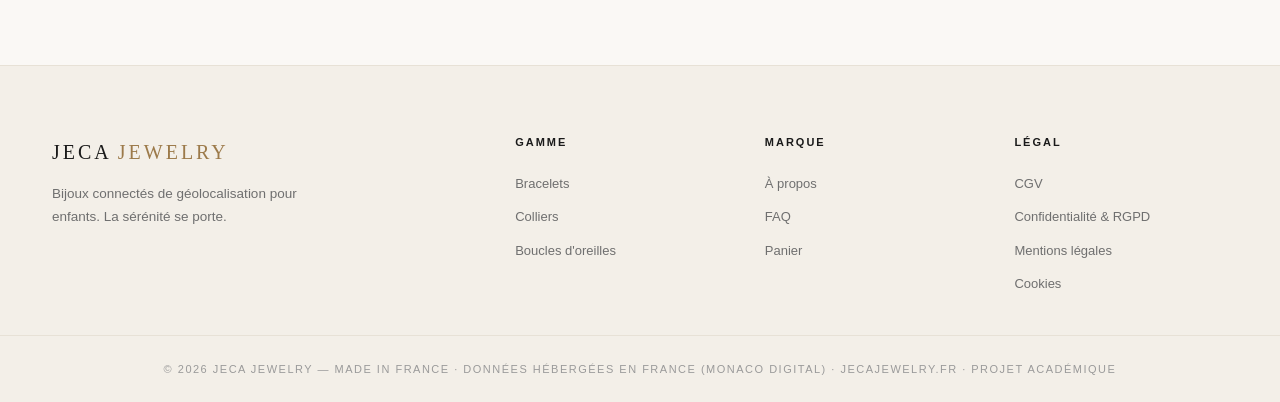
<file: boucles.html>
<!DOCTYPE html>
<html lang="fr">
<head>
<meta charset="UTF-8">
<meta name="viewport" content="width=device-width, initial-scale=1.0">
<title>Boucles d'oreilles GPS enfant — JECA Kids | JECA Jewelry</title>
<meta name="description" content="Boucles d'oreilles connectées JECA Kids : Puce Étoile, Cœur, Fleur. La géolocalisation la plus discrète, intégrée discrètement dans le bijou. Or ou argent, dès 69 €.">
<link rel="icon" type="image/svg+xml" href="favicon.svg">
<link rel="stylesheet" href="styles.css">
</head>
<body>

<div class="promo">
  <span><b>Livraison offerte</b> dès 79 €</span>
  <span><b>Paiement en 3×</b> sans frais</span>
  <span><b>Données en France</b></span>
  <span><b>Garantie 2 ans</b> · SAV français</span>
</div>

<header>
  <nav class="bar wrap">
    <a class="logo" href="index.html"><img class="mark" src="favicon.svg" alt="">JECA<span>Jewelry</span></a>
    <div class="navlinks">
      <a href="index.html">Accueil</a>
      <span class="has-mega"><a href="bracelets.html" class="active">Bijoux</a>
        <div class="mega">
          <div class="col">
            <h5>Bracelets</h5>
            <a href="produit.html"><svg viewBox="0 0 100 100"><use href="sprite.svg#etoile"/></svg> JECA Étoile</a>
            <a href="produit.html"><svg viewBox="0 0 100 100"><use href="sprite.svg#coeur"/></svg> JECA Cœur</a>
            <a href="produit.html"><svg viewBox="0 0 100 100"><use href="sprite.svg#infini"/></svg> JECA Infini</a>
          </div>
          <div class="col">
            <h5>Colliers</h5>
            <a href="colliers.html"><svg viewBox="0 0 100 100"><use href="sprite.svg#medaillon"/></svg> JECA Médaillon</a>
            <a href="colliers.html"><svg viewBox="0 0 100 100"><use href="sprite.svg#lune"/></svg> JECA Lune</a>
            <a href="colliers.html"><svg viewBox="0 0 100 100"><use href="sprite.svg#trefle"/></svg> JECA Trèfle</a>
          </div>
          <div class="col">
            <h5>Boucles d'oreilles</h5>
            <a href="boucles.html"><svg viewBox="0 0 100 100"><use href="sprite.svg#etoile"/></svg> Puce Étoile</a>
            <a href="boucles.html"><svg viewBox="0 0 100 100"><use href="sprite.svg#coeur"/></svg> Puce Cœur</a>
            <a href="boucles.html"><svg viewBox="0 0 100 100"><use href="sprite.svg#fleur"/></svg> Puce Fleur</a>
          </div>
        </div>
      </span>
      <a href="a-propos.html">À propos</a>
      <a href="faq.html">FAQ</a>
    </div>
    <a class="btn btn-sm cart-link" href="panier.html">Panier</a>
  </nav>
</header>

<section class="banner">
  <span class="eyebrow" style="color:var(--gold-l)">Boucles d'oreilles · enfants 4–12 ans</span>
  <h1>Les boucles d'oreilles JECA Kids</h1>
  <p>Le bijou connecté le plus discret du marché. La géolocalisation est intégrée discrètement dans l'une des deux boucles, portée avec sa jumelle classique. Invisible à l'œil, bien là pour vous rassurer.</p>
</section>

<section class="block">
  <div class="wrap">
    <div class="pgrid">

      <div class="pcard">
        <div class="pic">
          <span class="tag-new">Le + discret</span>
          <img src="img/canva-boucles.png" alt="Boucles JECA Puce Étoile en or">
        </div>
        <div class="pb">
          <div class="cat">Modèle Puce Étoile</div>
          <h3>Boucles JECA Puce Étoile</h3>
          <span class="finish"><span class="dot or"></span><span class="dot argent"></span> Or &amp; argent</span>
          <p class="d">La petite étoile, lumineuse et discrète. GPS et bouton SOS intégrés, zones de sécurité.</p>
          <div class="pr"><span class="price">69 – 89 €</span><span class="sub">+ dès 6,99 €/mois</span></div>
          <a class="btn" href="produit.html" style="width:100%;text-align:center">Choisir ce modèle</a>
        </div>
      </div>

      <div class="pcard">
        <div class="pic">
          <img src="img/canva-boucle-coeur.png" alt="Boucles JECA Puce Cœur en or">
        </div>
        <div class="pb">
          <div class="cat">Modèle Puce Cœur</div>
          <h3>Boucles JECA Puce Cœur</h3>
          <span class="finish"><span class="dot or"></span><span class="dot argent"></span> Or &amp; argent</span>
          <p class="d">Le petit cœur, tendre et minimaliste. GPS et bouton SOS intégrés, zones de sécurité.</p>
          <div class="pr"><span class="price">69 – 89 €</span><span class="sub">+ dès 6,99 €/mois</span></div>
          <a class="btn" href="produit.html" style="width:100%;text-align:center">Choisir ce modèle</a>
        </div>
      </div>

      <div class="pcard">
        <div class="pic">
          <img src="img/canva-boucle-fleur.png" alt="Boucles JECA Puce Fleur en or">
        </div>
        <div class="pb">
          <div class="cat">Modèle Puce Fleur</div>
          <h3>Boucles JECA Puce Fleur</h3>
          <span class="finish"><span class="dot or"></span><span class="dot argent"></span> Or &amp; argent</span>
          <p class="d">La fleur à cinq pétales, douce et féminine. GPS et bouton SOS intégrés, zones de sécurité.</p>
          <div class="pr"><span class="price">69 – 89 €</span><span class="sub">+ dès 6,99 €/mois</span></div>
          <a class="btn" href="produit.html" style="width:100%;text-align:center">Choisir ce modèle</a>
        </div>
      </div>

    </div>
  </div>
</section>

<section class="cta-final">
  <div class="wrap">
    <h2>Votre enfant refuse bracelet et collier ?</h2>
    <p>Les boucles d'oreilles JECA sont la solution : on ne voit qu'un joli bijou.</p>
    <a class="btn" href="produit.html">Configurer mes boucles</a>
  </div>
</section>

<footer class="ft">
  <div class="wrap">
    <div><span class="logo">JECA<span>Jewelry</span></span><p>Bijoux connectés de géolocalisation pour enfants. La sérénité se porte.</p></div>
    <div><h4>Gamme</h4><a href="bracelets.html">Bracelets</a><a href="colliers.html">Colliers</a><a href="boucles.html">Boucles d'oreilles</a></div>
    <div><h4>Marque</h4><a href="a-propos.html">À propos</a><a href="faq.html">FAQ</a><a href="panier.html">Panier</a></div>
    <div><h4>Légal</h4><a href="cgv.html">CGV</a><a href="confidentialite.html">Confidentialité &amp; RGPD</a><a href="mentions-legales.html">Mentions légales</a><a href="cookies.html">Cookies</a></div>
  </div>
  <div class="copy">© 2026 JECA Jewelry — Made in France · Données hébergées en France (Monaco Digital) · jecajewelry.fr · Projet académique</div>
</footer>


<div class="cookiebar" id="cookiebar" hidden>
  <p>Nous utilisons des cookies essentiels au fonctionnement du site. Avec votre accord, des cookies de mesure d'audience anonymisée peuvent être déposés. <a href="cookies.html">En savoir plus</a>.</p>
  <div class="cb-actions">
    <button class="cb-btn" data-cc="refuse">Refuser</button>
    <button class="cb-btn primary" data-cc="accept">Accepter</button>
  </div>
</div>
<script>
(function(){var k='jeca_cc';if(!localStorage.getItem(k)){var b=document.getElementById('cookiebar');if(b){b.hidden=false;b.querySelectorAll('[data-cc]').forEach(function(x){x.onclick=function(){localStorage.setItem(k,x.dataset.cc);b.hidden=true;};});}}})();
</script>

<script src="cart.js" defer></script>
</body>
</html>
</file>
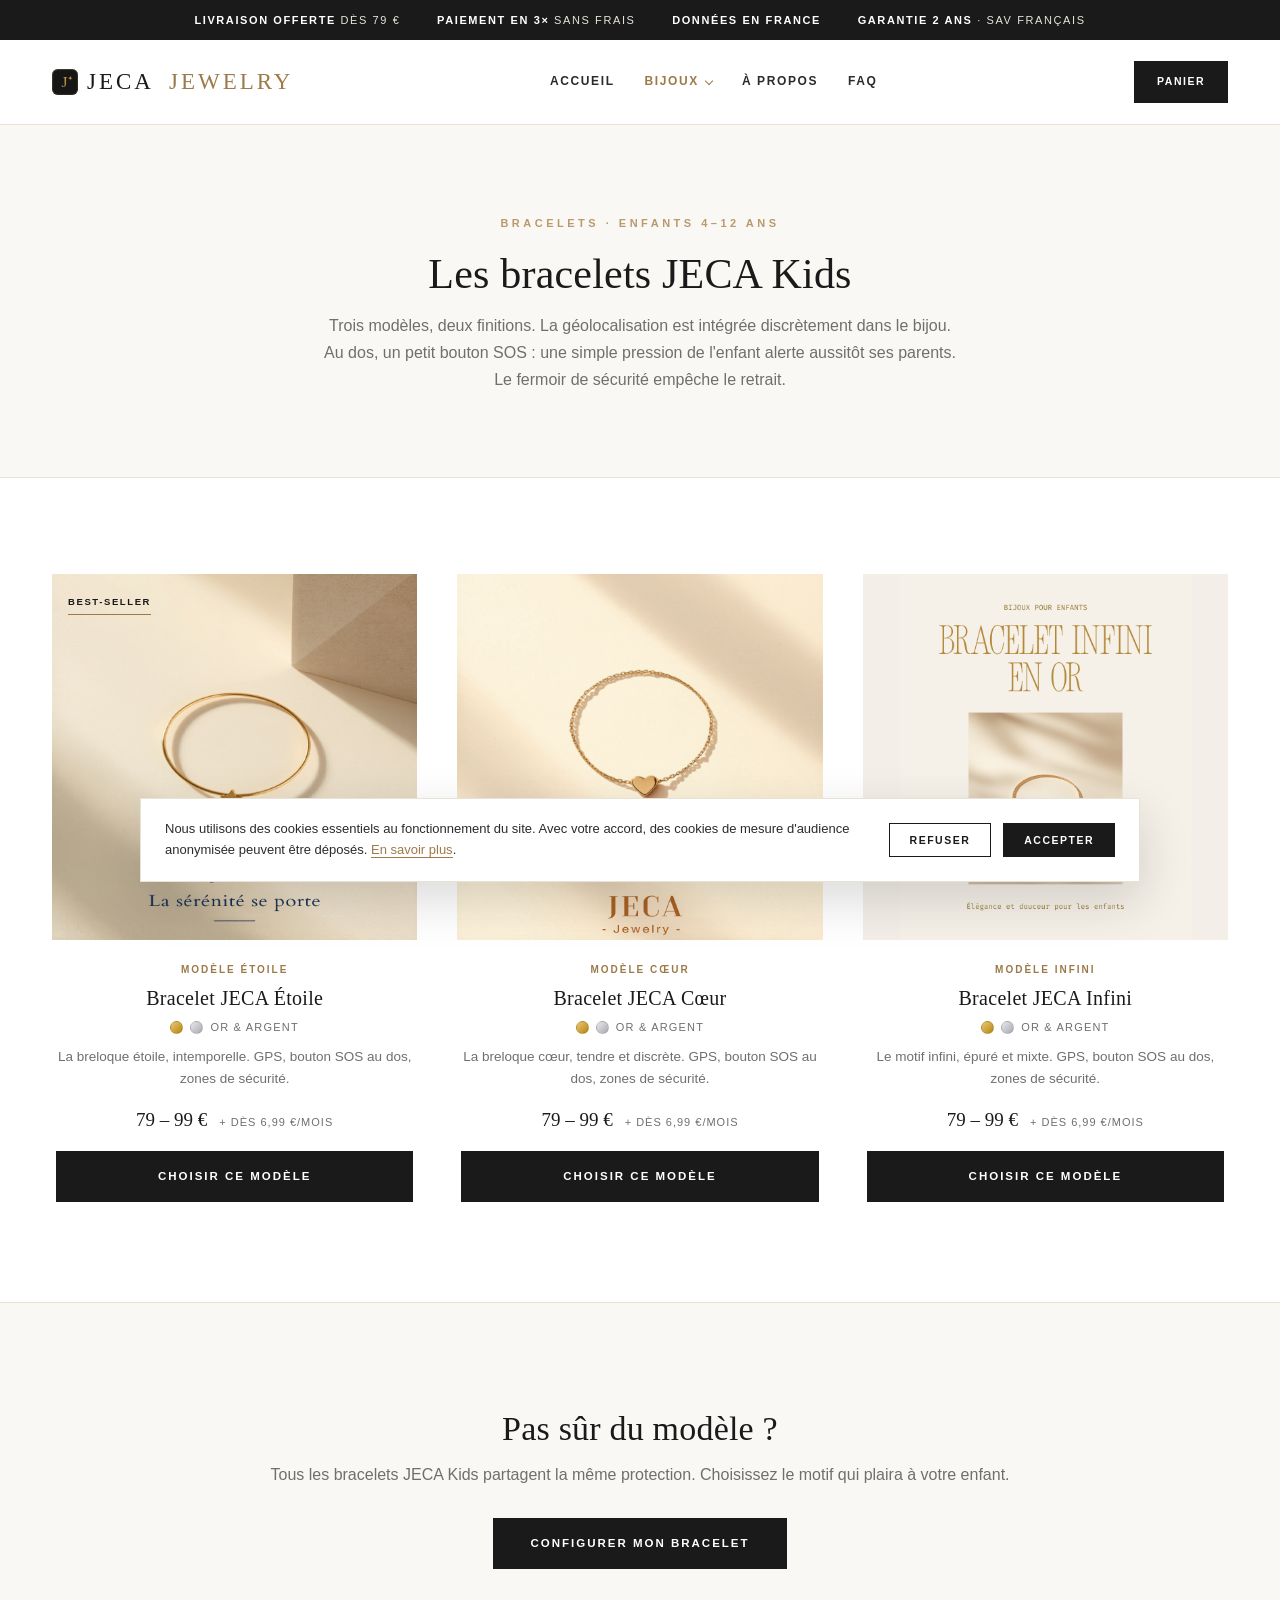
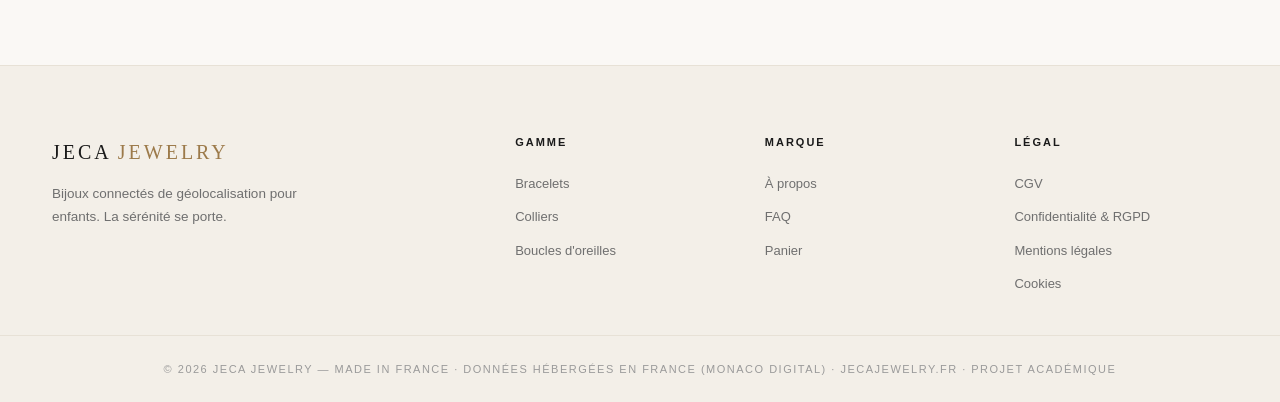
<file: bracelets.html>
<!DOCTYPE html>
<html lang="fr">
<head>
<meta charset="UTF-8">
<meta name="viewport" content="width=device-width, initial-scale=1.0">
<title>Bracelets GPS enfant — JECA Kids | JECA Jewelry</title>
<meta name="description" content="Bracelets connectés JECA Kids : Étoile, Cœur, Infini. Géolocalisation, SOS et zones de sécurité dans le fermoir. Or ou argent, dès 79 €.">
<link rel="icon" type="image/svg+xml" href="favicon.svg">
<link rel="stylesheet" href="styles.css">
</head>
<body>

<div class="promo">
  <span><b>Livraison offerte</b> dès 79 €</span>
  <span><b>Paiement en 3×</b> sans frais</span>
  <span><b>Données en France</b></span>
  <span><b>Garantie 2 ans</b> · SAV français</span>
</div>

<header>
  <nav class="bar wrap">
    <a class="logo" href="index.html"><img class="mark" src="favicon.svg" alt="">JECA<span>Jewelry</span></a>
    <div class="navlinks">
      <a href="index.html">Accueil</a>
      <span class="has-mega"><a href="bracelets.html" class="active">Bijoux</a>
        <div class="mega">
          <div class="col">
            <h5>Bracelets</h5>
            <a href="produit.html"><svg viewBox="0 0 100 100"><use href="sprite.svg#etoile"/></svg> JECA Étoile</a>
            <a href="produit.html"><svg viewBox="0 0 100 100"><use href="sprite.svg#coeur"/></svg> JECA Cœur</a>
            <a href="produit.html"><svg viewBox="0 0 100 100"><use href="sprite.svg#infini"/></svg> JECA Infini</a>
          </div>
          <div class="col">
            <h5>Colliers</h5>
            <a href="colliers.html"><svg viewBox="0 0 100 100"><use href="sprite.svg#medaillon"/></svg> JECA Médaillon</a>
            <a href="colliers.html"><svg viewBox="0 0 100 100"><use href="sprite.svg#lune"/></svg> JECA Lune</a>
            <a href="colliers.html"><svg viewBox="0 0 100 100"><use href="sprite.svg#trefle"/></svg> JECA Trèfle</a>
          </div>
          <div class="col">
            <h5>Boucles d'oreilles</h5>
            <a href="boucles.html"><svg viewBox="0 0 100 100"><use href="sprite.svg#etoile"/></svg> Puce Étoile</a>
            <a href="boucles.html"><svg viewBox="0 0 100 100"><use href="sprite.svg#coeur"/></svg> Puce Cœur</a>
            <a href="boucles.html"><svg viewBox="0 0 100 100"><use href="sprite.svg#fleur"/></svg> Puce Fleur</a>
          </div>
        </div>
      </span>
      <a href="a-propos.html">À propos</a>
      <a href="faq.html">FAQ</a>
    </div>
    <a class="btn btn-sm cart-link" href="panier.html">Panier</a>
  </nav>
</header>

<section class="banner">
  <span class="eyebrow" style="color:var(--gold-l)">Bracelets · enfants 4–12 ans</span>
  <h1>Les bracelets JECA Kids</h1>
  <p>Trois modèles, deux finitions. La géolocalisation est intégrée discrètement dans le bijou. Au dos, un petit bouton SOS : une simple pression de l'enfant alerte aussitôt ses parents. Le fermoir de sécurité empêche le retrait.</p>
</section>

<section class="block">
  <div class="wrap">
    <div class="pgrid">

      <div class="pcard">
        <div class="pic">
          <span class="tag-new">Best-seller</span>
          <img src="img/canva-bracelet.png" alt="Bracelet JECA Étoile en or">
        </div>
        <div class="pb">
          <div class="cat">Modèle Étoile</div>
          <h3>Bracelet JECA Étoile</h3>
          <span class="finish"><span class="dot or"></span><span class="dot argent"></span> Or &amp; argent</span>
          <p class="d">La breloque étoile, intemporelle. GPS, bouton SOS au dos, zones de sécurité.</p>
          <div class="pr"><span class="price">79 – 99 €</span><span class="sub">+ dès 6,99 €/mois</span></div>
          <a class="btn" href="produit.html" style="width:100%;text-align:center">Choisir ce modèle</a>
        </div>
      </div>

      <div class="pcard">
        <div class="pic">
          <img src="img/canva-bracelet-coeur.png" alt="Bracelet JECA Cœur en or">
        </div>
        <div class="pb">
          <div class="cat">Modèle Cœur</div>
          <h3>Bracelet JECA Cœur</h3>
          <span class="finish"><span class="dot or"></span><span class="dot argent"></span> Or &amp; argent</span>
          <p class="d">La breloque cœur, tendre et discrète. GPS, bouton SOS au dos, zones de sécurité.</p>
          <div class="pr"><span class="price">79 – 99 €</span><span class="sub">+ dès 6,99 €/mois</span></div>
          <a class="btn" href="produit.html" style="width:100%;text-align:center">Choisir ce modèle</a>
        </div>
      </div>

      <div class="pcard">
        <div class="pic">
          <img src="img/canva-bracelet-infini.png" alt="Bracelet JECA Infini en or">
        </div>
        <div class="pb">
          <div class="cat">Modèle Infini</div>
          <h3>Bracelet JECA Infini</h3>
          <span class="finish"><span class="dot or"></span><span class="dot argent"></span> Or &amp; argent</span>
          <p class="d">Le motif infini, épuré et mixte. GPS, bouton SOS au dos, zones de sécurité.</p>
          <div class="pr"><span class="price">79 – 99 €</span><span class="sub">+ dès 6,99 €/mois</span></div>
          <a class="btn" href="produit.html" style="width:100%;text-align:center">Choisir ce modèle</a>
        </div>
      </div>

    </div>
  </div>
</section>

<section class="cta-final">
  <div class="wrap">
    <h2>Pas sûr du modèle ?</h2>
    <p>Tous les bracelets JECA Kids partagent la même protection. Choisissez le motif qui plaira à votre enfant.</p>
    <a class="btn" href="produit.html">Configurer mon bracelet</a>
  </div>
</section>

<footer class="ft">
  <div class="wrap">
    <div><span class="logo">JECA<span>Jewelry</span></span><p>Bijoux connectés de géolocalisation pour enfants. La sérénité se porte.</p></div>
    <div><h4>Gamme</h4><a href="bracelets.html">Bracelets</a><a href="colliers.html">Colliers</a><a href="boucles.html">Boucles d'oreilles</a></div>
    <div><h4>Marque</h4><a href="a-propos.html">À propos</a><a href="faq.html">FAQ</a><a href="panier.html">Panier</a></div>
    <div><h4>Légal</h4><a href="cgv.html">CGV</a><a href="confidentialite.html">Confidentialité &amp; RGPD</a><a href="mentions-legales.html">Mentions légales</a><a href="cookies.html">Cookies</a></div>
  </div>
  <div class="copy">© 2026 JECA Jewelry — Made in France · Données hébergées en France (Monaco Digital) · jecajewelry.fr · Projet académique</div>
</footer>


<div class="cookiebar" id="cookiebar" hidden>
  <p>Nous utilisons des cookies essentiels au fonctionnement du site. Avec votre accord, des cookies de mesure d'audience anonymisée peuvent être déposés. <a href="cookies.html">En savoir plus</a>.</p>
  <div class="cb-actions">
    <button class="cb-btn" data-cc="refuse">Refuser</button>
    <button class="cb-btn primary" data-cc="accept">Accepter</button>
  </div>
</div>
<script>
(function(){var k='jeca_cc';if(!localStorage.getItem(k)){var b=document.getElementById('cookiebar');if(b){b.hidden=false;b.querySelectorAll('[data-cc]').forEach(function(x){x.onclick=function(){localStorage.setItem(k,x.dataset.cc);b.hidden=true;};});}}})();
</script>

<script src="cart.js" defer></script>
</body>
</html>
</file>
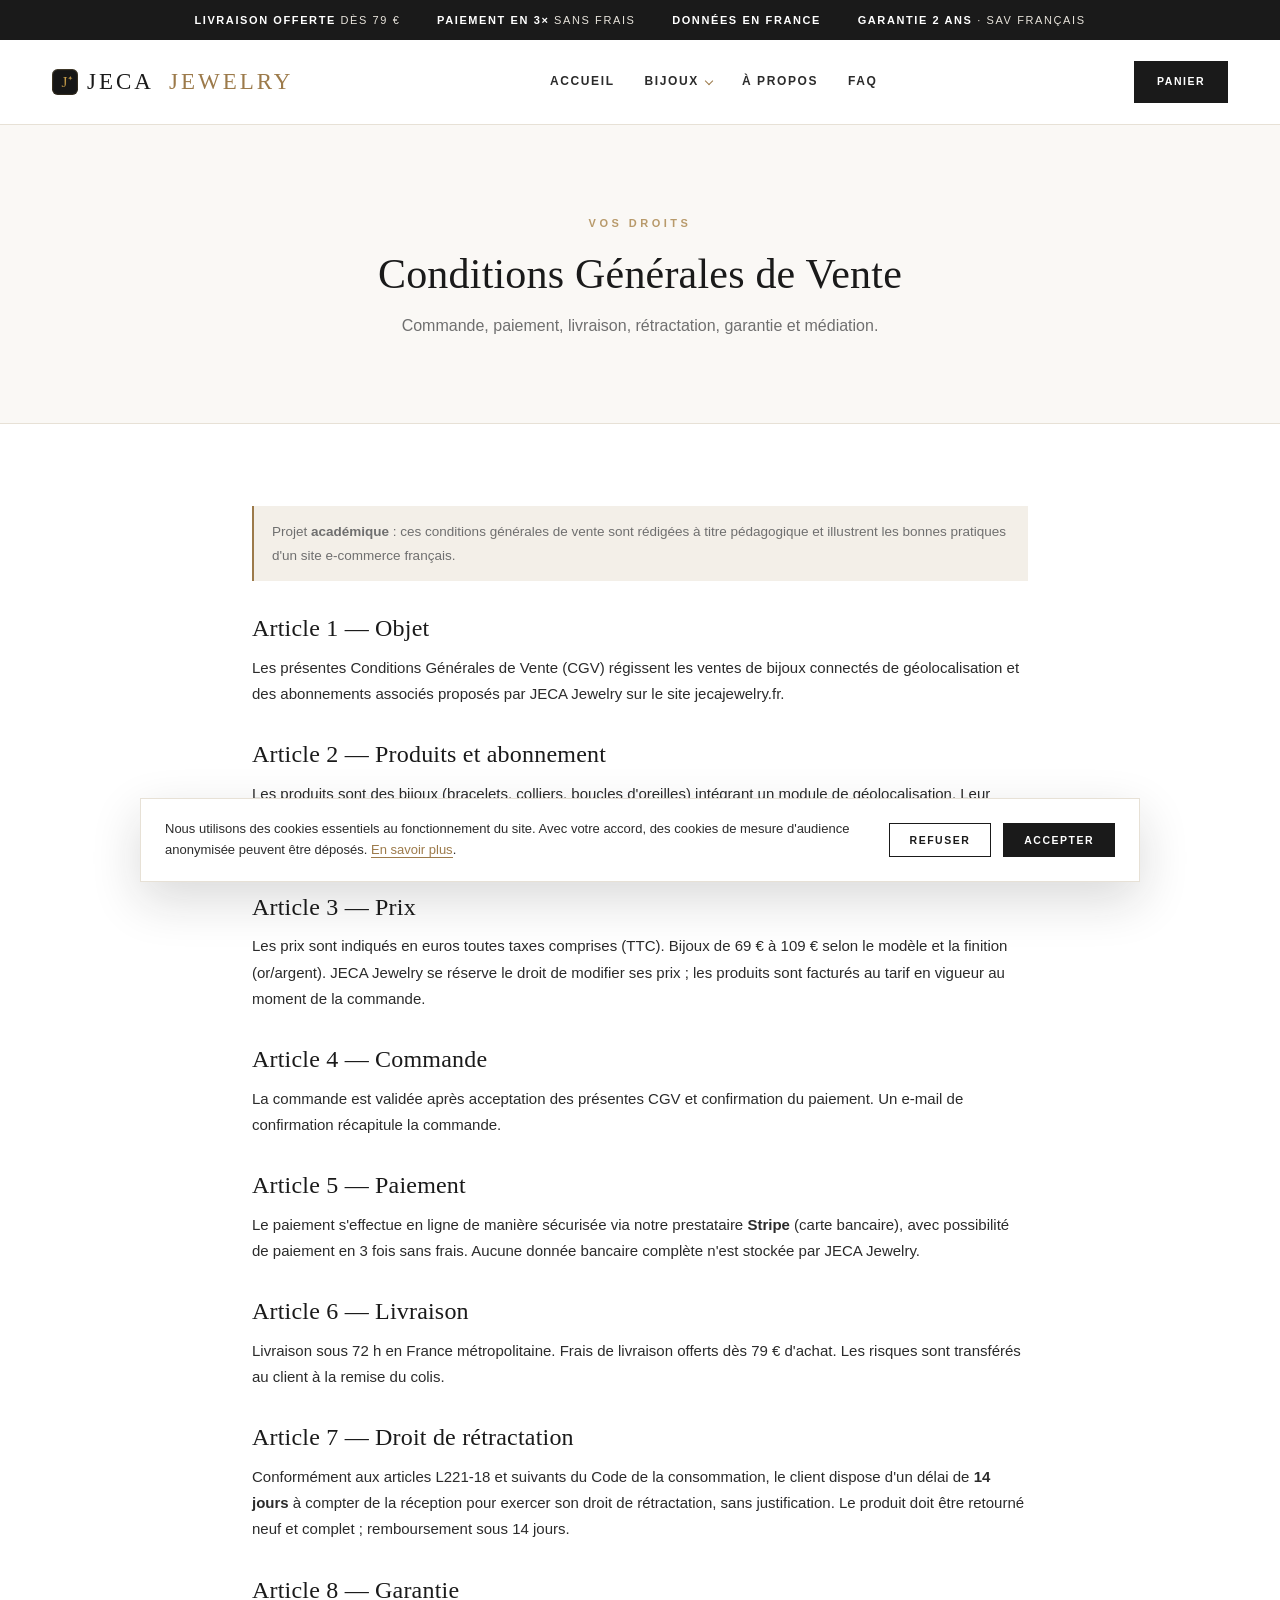
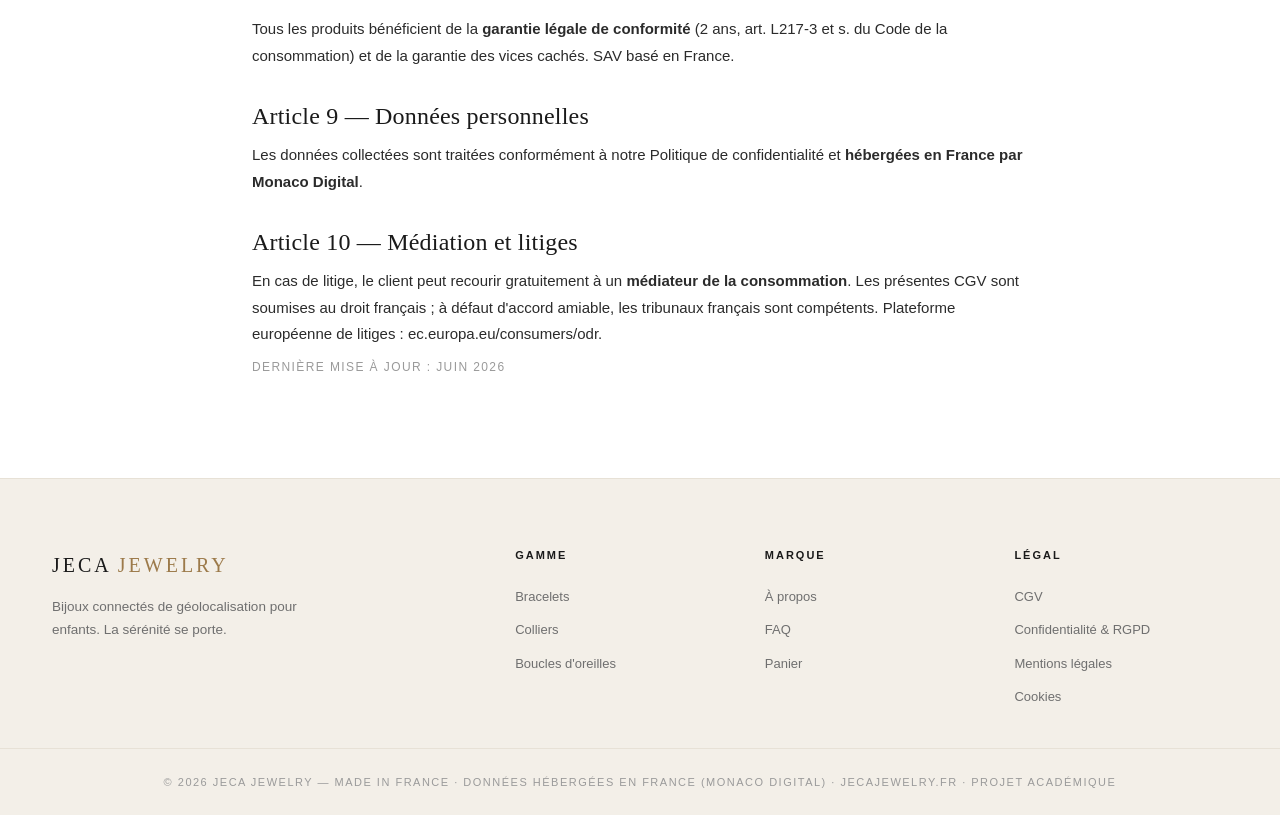
<file: cgv.html>
<!DOCTYPE html>
<html lang="fr">
<head>
<meta charset="UTF-8">
<meta name="viewport" content="width=device-width, initial-scale=1.0">
<title>Conditions Générales de Vente | JECA Jewelry</title>
<meta name="description" content="CGV de JECA Jewelry : produits, abonnement, paiement Stripe, livraison, retractation 14 jours, garantie 2 ans, mediation.">
<link rel="icon" type="image/svg+xml" href="favicon.svg">
<link rel="stylesheet" href="styles.css">
</head>
<body>

<div class="promo">
  <span><b>Livraison offerte</b> dès 79 €</span>
  <span><b>Paiement en 3×</b> sans frais</span>
  <span><b>Données en France</b></span>
  <span><b>Garantie 2 ans</b> · SAV français</span>
</div>

<header>
  <nav class="bar wrap">
    <a class="logo" href="index.html"><img class="mark" src="favicon.svg" alt="">JECA<span>Jewelry</span></a>
    <div class="navlinks">
      <a href="index.html">Accueil</a>
      <span class="has-mega"><a href="bracelets.html">Bijoux</a>
        <div class="mega">
          <div class="col"><h5>Bracelets</h5>
            <a href="produit.html"><svg viewBox="0 0 100 100"><use href="sprite.svg#etoile"/></svg> JECA Étoile</a>
            <a href="produit.html"><svg viewBox="0 0 100 100"><use href="sprite.svg#coeur"/></svg> JECA Cœur</a>
            <a href="produit.html"><svg viewBox="0 0 100 100"><use href="sprite.svg#infini"/></svg> JECA Infini</a>
          </div>
          <div class="col"><h5>Colliers</h5>
            <a href="colliers.html"><svg viewBox="0 0 100 100"><use href="sprite.svg#medaillon"/></svg> JECA Médaillon</a>
            <a href="colliers.html"><svg viewBox="0 0 100 100"><use href="sprite.svg#lune"/></svg> JECA Lune</a>
            <a href="colliers.html"><svg viewBox="0 0 100 100"><use href="sprite.svg#trefle"/></svg> JECA Trèfle</a>
          </div>
          <div class="col"><h5>Boucles d'oreilles</h5>
            <a href="boucles.html"><svg viewBox="0 0 100 100"><use href="sprite.svg#etoile"/></svg> Puce Étoile</a>
            <a href="boucles.html"><svg viewBox="0 0 100 100"><use href="sprite.svg#coeur"/></svg> Puce Cœur</a>
            <a href="boucles.html"><svg viewBox="0 0 100 100"><use href="sprite.svg#fleur"/></svg> Puce Fleur</a>
          </div>
        </div>
      </span>
      <a href="a-propos.html">À propos</a>
      <a href="faq.html">FAQ</a>
    </div>
    <a class="btn btn-sm cart-link" href="panier.html">Panier</a>
  </nav>
</header>

<section class="banner">
  <span class="eyebrow" style="color:var(--gold-l)">Vos droits</span>
  <h1>Conditions Générales de Vente</h1>
  <p>Commande, paiement, livraison, rétractation, garantie et médiation.</p>
</section>

<div class="legal">
  <p class="note">Projet <b>académique</b> : ces conditions générales de vente sont rédigées à titre pédagogique et illustrent les bonnes pratiques d'un site e-commerce français.</p>
  <h2>Article 1 — Objet</h2>
  <p>Les présentes Conditions Générales de Vente (CGV) régissent les ventes de bijoux connectés de géolocalisation et des abonnements associés proposés par JECA Jewelry sur le site jecajewelry.fr.</p>
  <h2>Article 2 — Produits et abonnement</h2>
  <p>Les produits sont des bijoux (bracelets, colliers, boucles d'oreilles) intégrant un module de géolocalisation. Leur fonctionnement nécessite un <b>abonnement</b> mensuel (Essentiel 6,99 €/mois ou Famille 9,99 €/mois) qui finance la carte SIM, la géolocalisation et le service d'alerte. L'abonnement est <b>sans engagement</b> et résiliable à tout moment.</p>
  <h2>Article 3 — Prix</h2>
  <p>Les prix sont indiqués en euros toutes taxes comprises (TTC). Bijoux de 69 € à 109 € selon le modèle et la finition (or/argent). JECA Jewelry se réserve le droit de modifier ses prix ; les produits sont facturés au tarif en vigueur au moment de la commande.</p>
  <h2>Article 4 — Commande</h2>
  <p>La commande est validée après acceptation des présentes CGV et confirmation du paiement. Un e-mail de confirmation récapitule la commande.</p>
  <h2>Article 5 — Paiement</h2>
  <p>Le paiement s'effectue en ligne de manière sécurisée via notre prestataire <b>Stripe</b> (carte bancaire), avec possibilité de paiement en 3 fois sans frais. Aucune donnée bancaire complète n'est stockée par JECA Jewelry.</p>
  <h2>Article 6 — Livraison</h2>
  <p>Livraison sous 72 h en France métropolitaine. Frais de livraison offerts dès 79 € d'achat. Les risques sont transférés au client à la remise du colis.</p>
  <h2>Article 7 — Droit de rétractation</h2>
  <p>Conformément aux articles L221-18 et suivants du Code de la consommation, le client dispose d'un délai de <b>14 jours</b> à compter de la réception pour exercer son droit de rétractation, sans justification. Le produit doit être retourné neuf et complet ; remboursement sous 14 jours.</p>
  <h2>Article 8 — Garantie</h2>
  <p>Tous les produits bénéficient de la <b>garantie légale de conformité</b> (2 ans, art. L217-3 et s. du Code de la consommation) et de la garantie des vices cachés. SAV basé en France.</p>
  <h2>Article 9 — Données personnelles</h2>
  <p>Les données collectées sont traitées conformément à notre <a href="confidentialite.html">Politique de confidentialité</a> et <b>hébergées en France par Monaco Digital</b>.</p>
  <h2>Article 10 — Médiation et litiges</h2>
  <p>En cas de litige, le client peut recourir gratuitement à un <b>médiateur de la consommation</b>. Les présentes CGV sont soumises au droit français ; à défaut d'accord amiable, les tribunaux français sont compétents. Plateforme européenne de litiges : ec.europa.eu/consumers/odr.</p>
  <p class="updated">Dernière mise à jour : juin 2026</p>
</div>

<footer class="ft">
  <div class="wrap">
    <div><span class="logo">JECA<span>Jewelry</span></span><p>Bijoux connectés de géolocalisation pour enfants. La sérénité se porte.</p></div>
    <div><h4>Gamme</h4><a href="bracelets.html">Bracelets</a><a href="colliers.html">Colliers</a><a href="boucles.html">Boucles d'oreilles</a></div>
    <div><h4>Marque</h4><a href="a-propos.html">À propos</a><a href="faq.html">FAQ</a><a href="panier.html">Panier</a></div>
    <div><h4>Légal</h4><a href="cgv.html">CGV</a><a href="confidentialite.html">Confidentialité &amp; RGPD</a><a href="mentions-legales.html">Mentions légales</a><a href="cookies.html">Cookies</a></div>
  </div>
  <div class="copy">© 2026 JECA Jewelry — Made in France · Données hébergées en France (Monaco Digital) · jecajewelry.fr · Projet académique</div>
</footer>

<div class="cookiebar" id="cookiebar" hidden>
  <p>Nous utilisons des cookies essentiels au fonctionnement du site. Avec votre accord, des cookies de mesure d'audience anonymisée peuvent être déposés. <a href="cookies.html">En savoir plus</a>.</p>
  <div class="cb-actions">
    <button class="cb-btn" data-cc="refuse">Refuser</button>
    <button class="cb-btn primary" data-cc="accept">Accepter</button>
  </div>
</div>
<script>
(function(){var k='jeca_cc';if(!localStorage.getItem(k)){var b=document.getElementById('cookiebar');if(b){b.hidden=false;b.querySelectorAll('[data-cc]').forEach(function(x){x.onclick=function(){localStorage.setItem(k,x.dataset.cc);b.hidden=true;};});}}})();
</script>

<script src="cart.js" defer></script>
</body>
</html>
</file>
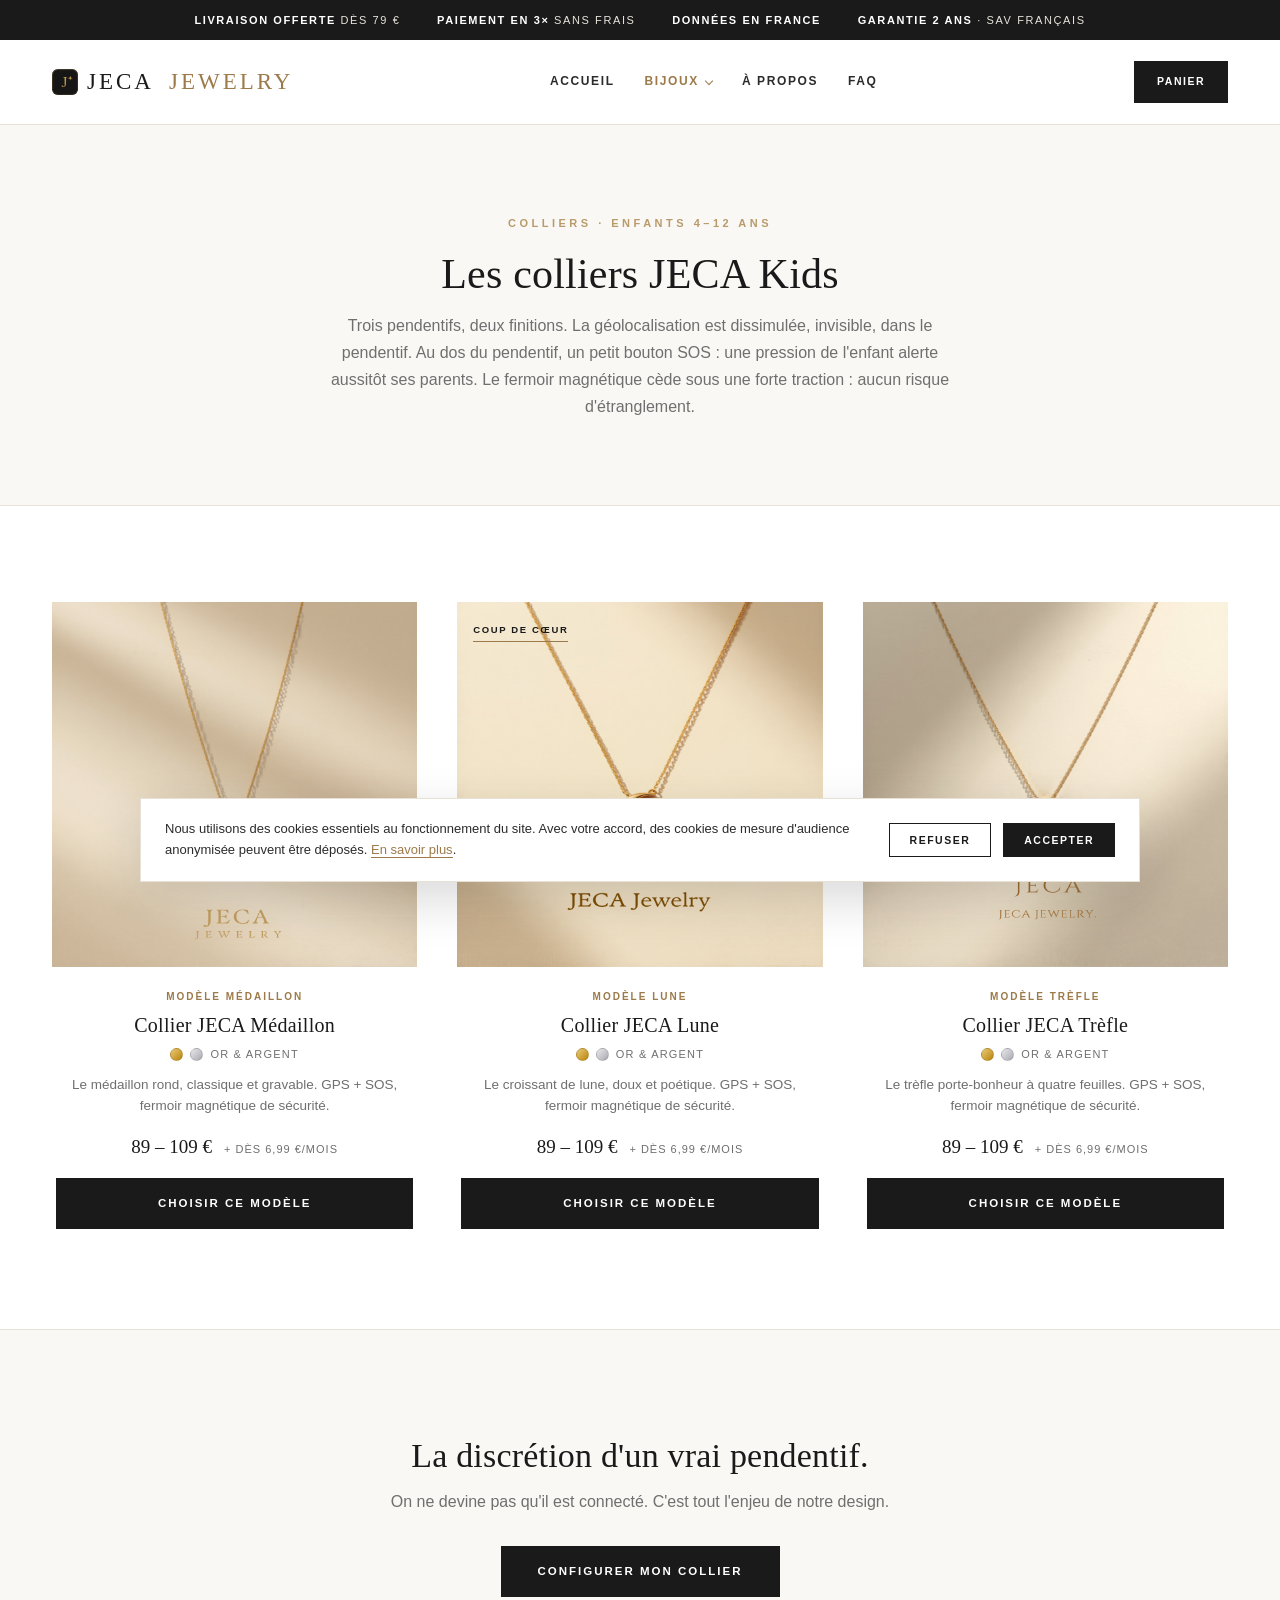
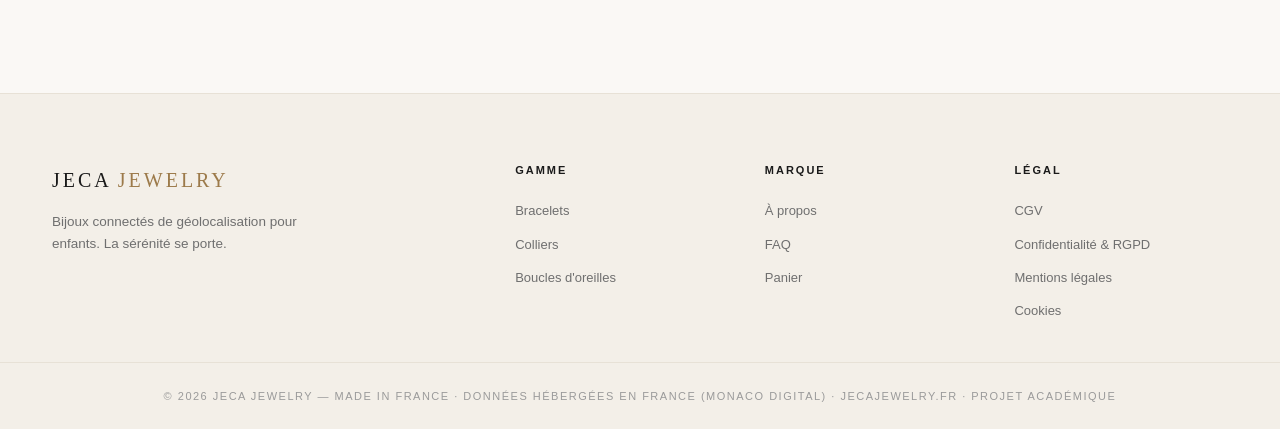
<file: colliers.html>
<!DOCTYPE html>
<html lang="fr">
<head>
<meta charset="UTF-8">
<meta name="viewport" content="width=device-width, initial-scale=1.0">
<title>Colliers GPS enfant — JECA Kids | JECA Jewelry</title>
<meta name="description" content="Colliers connectés JECA Kids : Médaillon, Lune, Trèfle. Géolocalisation et SOS dissimulés dans le pendentif. Fermoir magnétique de sécurité. Or ou argent, dès 89 €.">
<link rel="icon" type="image/svg+xml" href="favicon.svg">
<link rel="stylesheet" href="styles.css">
</head>
<body>

<div class="promo">
  <span><b>Livraison offerte</b> dès 79 €</span>
  <span><b>Paiement en 3×</b> sans frais</span>
  <span><b>Données en France</b></span>
  <span><b>Garantie 2 ans</b> · SAV français</span>
</div>

<header>
  <nav class="bar wrap">
    <a class="logo" href="index.html"><img class="mark" src="favicon.svg" alt="">JECA<span>Jewelry</span></a>
    <div class="navlinks">
      <a href="index.html">Accueil</a>
      <span class="has-mega"><a href="bracelets.html" class="active">Bijoux</a>
        <div class="mega">
          <div class="col">
            <h5>Bracelets</h5>
            <a href="produit.html"><svg viewBox="0 0 100 100"><use href="sprite.svg#etoile"/></svg> JECA Étoile</a>
            <a href="produit.html"><svg viewBox="0 0 100 100"><use href="sprite.svg#coeur"/></svg> JECA Cœur</a>
            <a href="produit.html"><svg viewBox="0 0 100 100"><use href="sprite.svg#infini"/></svg> JECA Infini</a>
          </div>
          <div class="col">
            <h5>Colliers</h5>
            <a href="colliers.html"><svg viewBox="0 0 100 100"><use href="sprite.svg#medaillon"/></svg> JECA Médaillon</a>
            <a href="colliers.html"><svg viewBox="0 0 100 100"><use href="sprite.svg#lune"/></svg> JECA Lune</a>
            <a href="colliers.html"><svg viewBox="0 0 100 100"><use href="sprite.svg#trefle"/></svg> JECA Trèfle</a>
          </div>
          <div class="col">
            <h5>Boucles d'oreilles</h5>
            <a href="boucles.html"><svg viewBox="0 0 100 100"><use href="sprite.svg#etoile"/></svg> Puce Étoile</a>
            <a href="boucles.html"><svg viewBox="0 0 100 100"><use href="sprite.svg#coeur"/></svg> Puce Cœur</a>
            <a href="boucles.html"><svg viewBox="0 0 100 100"><use href="sprite.svg#fleur"/></svg> Puce Fleur</a>
          </div>
        </div>
      </span>
      <a href="a-propos.html">À propos</a>
      <a href="faq.html">FAQ</a>
    </div>
    <a class="btn btn-sm cart-link" href="panier.html">Panier</a>
  </nav>
</header>

<section class="banner">
  <span class="eyebrow" style="color:var(--gold-l)">Colliers · enfants 4–12 ans</span>
  <h1>Les colliers JECA Kids</h1>
  <p>Trois pendentifs, deux finitions. La géolocalisation est dissimulée, invisible, dans le pendentif. Au dos du pendentif, un petit bouton SOS : une pression de l'enfant alerte aussitôt ses parents. Le fermoir magnétique cède sous une forte traction : aucun risque d'étranglement.</p>
</section>

<section class="block">
  <div class="wrap">
    <div class="pgrid">

      <div class="pcard">
        <div class="pic">
          <img src="img/canva-collier.png" alt="Collier JECA Médaillon en or">
        </div>
        <div class="pb">
          <div class="cat">Modèle Médaillon</div>
          <h3>Collier JECA Médaillon</h3>
          <span class="finish"><span class="dot or"></span><span class="dot argent"></span> Or &amp; argent</span>
          <p class="d">Le médaillon rond, classique et gravable. GPS + SOS, fermoir magnétique de sécurité.</p>
          <div class="pr"><span class="price">89 – 109 €</span><span class="sub">+ dès 6,99 €/mois</span></div>
          <a class="btn" href="produit.html" style="width:100%;text-align:center">Choisir ce modèle</a>
        </div>
      </div>

      <div class="pcard">
        <div class="pic">
          <span class="tag-new">Coup de cœur</span>
          <img src="img/canva-collier-lune.png" alt="Collier JECA Lune en or">
        </div>
        <div class="pb">
          <div class="cat">Modèle Lune</div>
          <h3>Collier JECA Lune</h3>
          <span class="finish"><span class="dot or"></span><span class="dot argent"></span> Or &amp; argent</span>
          <p class="d">Le croissant de lune, doux et poétique. GPS + SOS, fermoir magnétique de sécurité.</p>
          <div class="pr"><span class="price">89 – 109 €</span><span class="sub">+ dès 6,99 €/mois</span></div>
          <a class="btn" href="produit.html" style="width:100%;text-align:center">Choisir ce modèle</a>
        </div>
      </div>

      <div class="pcard">
        <div class="pic">
          <img src="img/canva-collier-trefle.png" alt="Collier JECA Trèfle en or">
        </div>
        <div class="pb">
          <div class="cat">Modèle Trèfle</div>
          <h3>Collier JECA Trèfle</h3>
          <span class="finish"><span class="dot or"></span><span class="dot argent"></span> Or &amp; argent</span>
          <p class="d">Le trèfle porte-bonheur à quatre feuilles. GPS + SOS, fermoir magnétique de sécurité.</p>
          <div class="pr"><span class="price">89 – 109 €</span><span class="sub">+ dès 6,99 €/mois</span></div>
          <a class="btn" href="produit.html" style="width:100%;text-align:center">Choisir ce modèle</a>
        </div>
      </div>

    </div>
  </div>
</section>

<section class="cta-final">
  <div class="wrap">
    <h2>La discrétion d'un vrai pendentif.</h2>
    <p>On ne devine pas qu'il est connecté. C'est tout l'enjeu de notre design.</p>
    <a class="btn" href="produit.html">Configurer mon collier</a>
  </div>
</section>

<footer class="ft">
  <div class="wrap">
    <div><span class="logo">JECA<span>Jewelry</span></span><p>Bijoux connectés de géolocalisation pour enfants. La sérénité se porte.</p></div>
    <div><h4>Gamme</h4><a href="bracelets.html">Bracelets</a><a href="colliers.html">Colliers</a><a href="boucles.html">Boucles d'oreilles</a></div>
    <div><h4>Marque</h4><a href="a-propos.html">À propos</a><a href="faq.html">FAQ</a><a href="panier.html">Panier</a></div>
    <div><h4>Légal</h4><a href="cgv.html">CGV</a><a href="confidentialite.html">Confidentialité &amp; RGPD</a><a href="mentions-legales.html">Mentions légales</a><a href="cookies.html">Cookies</a></div>
  </div>
  <div class="copy">© 2026 JECA Jewelry — Made in France · Données hébergées en France (Monaco Digital) · jecajewelry.fr · Projet académique</div>
</footer>


<div class="cookiebar" id="cookiebar" hidden>
  <p>Nous utilisons des cookies essentiels au fonctionnement du site. Avec votre accord, des cookies de mesure d'audience anonymisée peuvent être déposés. <a href="cookies.html">En savoir plus</a>.</p>
  <div class="cb-actions">
    <button class="cb-btn" data-cc="refuse">Refuser</button>
    <button class="cb-btn primary" data-cc="accept">Accepter</button>
  </div>
</div>
<script>
(function(){var k='jeca_cc';if(!localStorage.getItem(k)){var b=document.getElementById('cookiebar');if(b){b.hidden=false;b.querySelectorAll('[data-cc]').forEach(function(x){x.onclick=function(){localStorage.setItem(k,x.dataset.cc);b.hidden=true;};});}}})();
</script>

<script src="cart.js" defer></script>
</body>
</html>
</file>
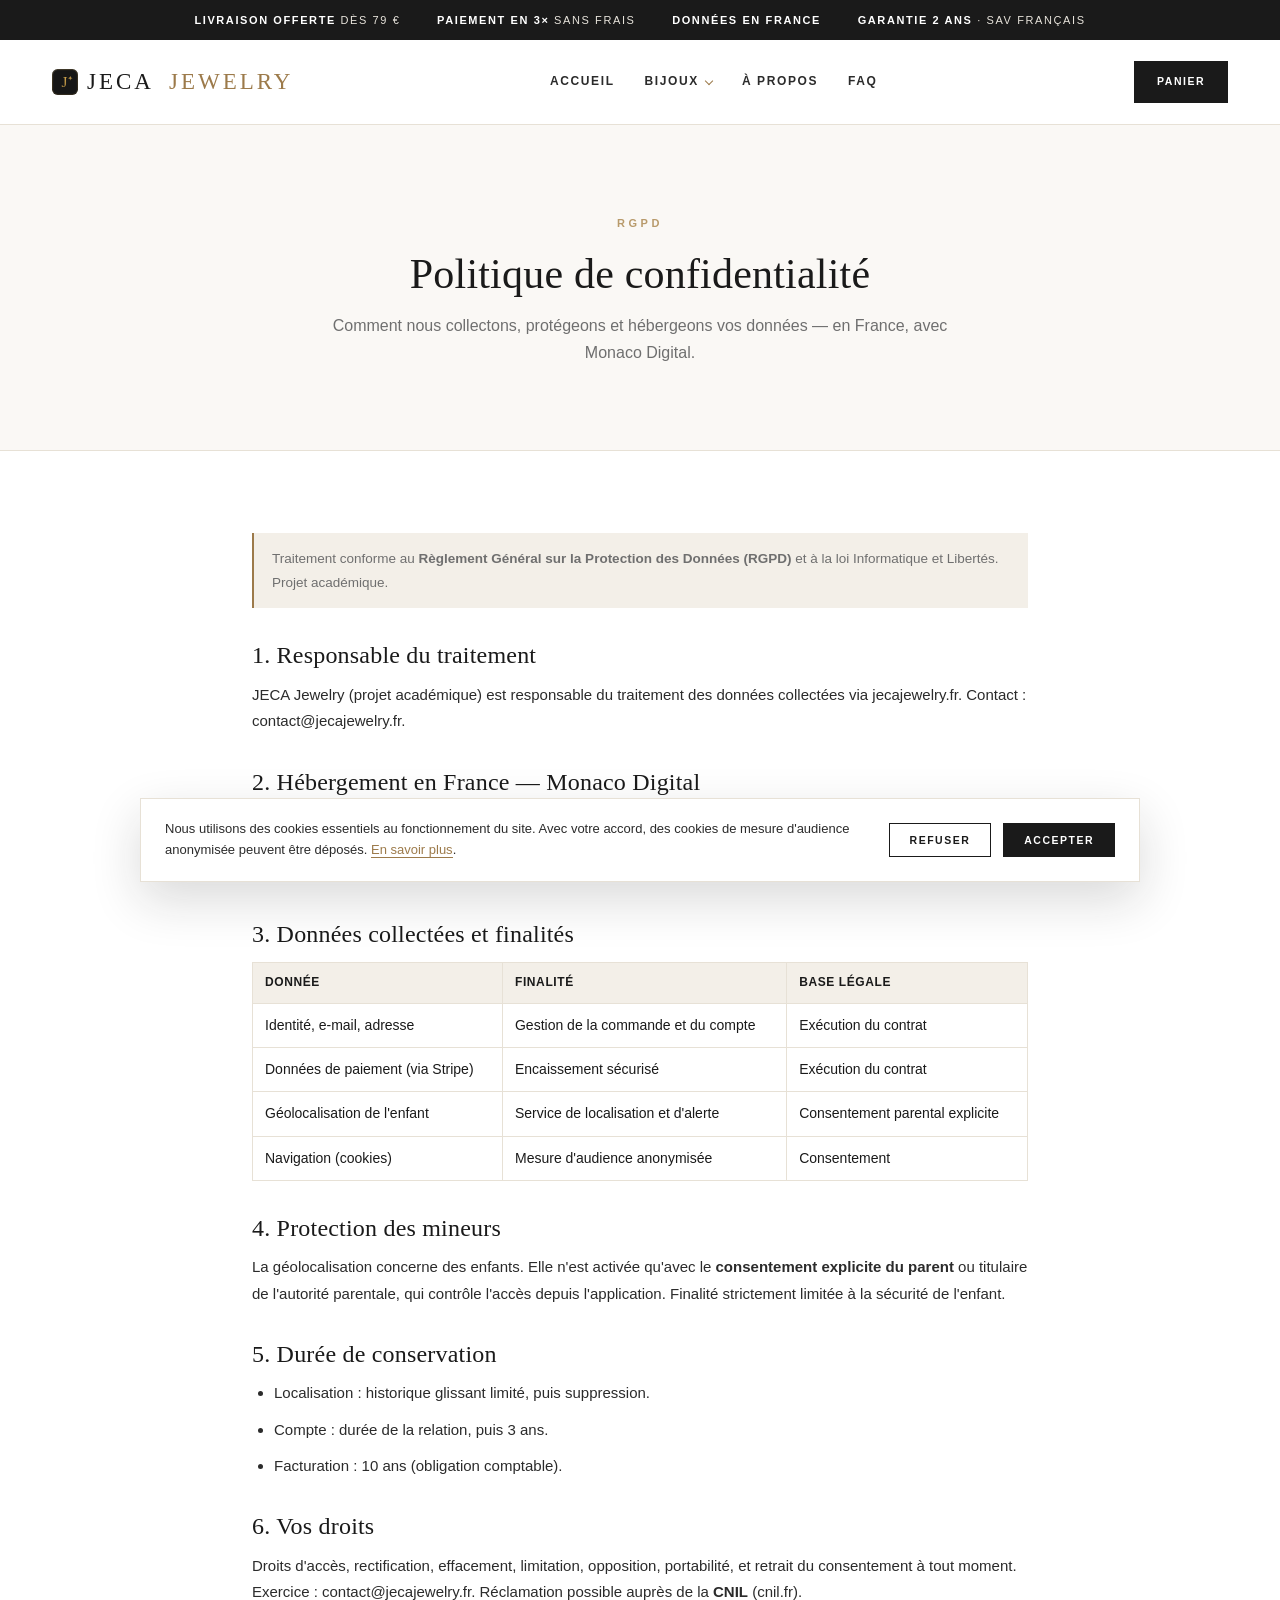
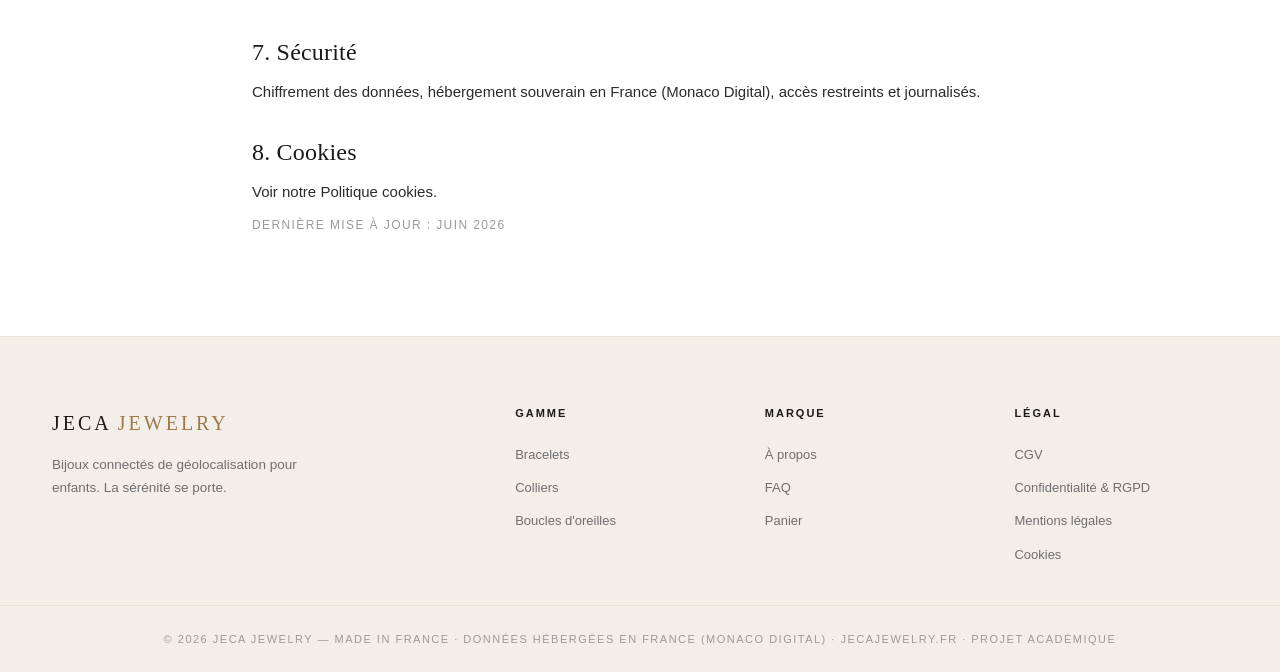
<file: confidentialite.html>
<!DOCTYPE html>
<html lang="fr">
<head>
<meta charset="UTF-8">
<meta name="viewport" content="width=device-width, initial-scale=1.0">
<title>Politique de confidentialité | JECA Jewelry</title>
<meta name="description" content="Politique de confidentialite RGPD de JECA Jewelry : donnees hebergees en France par Monaco Digital, protection des mineurs, droits RGPD.">
<link rel="icon" type="image/svg+xml" href="favicon.svg">
<link rel="stylesheet" href="styles.css">
</head>
<body>

<div class="promo">
  <span><b>Livraison offerte</b> dès 79 €</span>
  <span><b>Paiement en 3×</b> sans frais</span>
  <span><b>Données en France</b></span>
  <span><b>Garantie 2 ans</b> · SAV français</span>
</div>

<header>
  <nav class="bar wrap">
    <a class="logo" href="index.html"><img class="mark" src="favicon.svg" alt="">JECA<span>Jewelry</span></a>
    <div class="navlinks">
      <a href="index.html">Accueil</a>
      <span class="has-mega"><a href="bracelets.html">Bijoux</a>
        <div class="mega">
          <div class="col"><h5>Bracelets</h5>
            <a href="produit.html"><svg viewBox="0 0 100 100"><use href="sprite.svg#etoile"/></svg> JECA Étoile</a>
            <a href="produit.html"><svg viewBox="0 0 100 100"><use href="sprite.svg#coeur"/></svg> JECA Cœur</a>
            <a href="produit.html"><svg viewBox="0 0 100 100"><use href="sprite.svg#infini"/></svg> JECA Infini</a>
          </div>
          <div class="col"><h5>Colliers</h5>
            <a href="colliers.html"><svg viewBox="0 0 100 100"><use href="sprite.svg#medaillon"/></svg> JECA Médaillon</a>
            <a href="colliers.html"><svg viewBox="0 0 100 100"><use href="sprite.svg#lune"/></svg> JECA Lune</a>
            <a href="colliers.html"><svg viewBox="0 0 100 100"><use href="sprite.svg#trefle"/></svg> JECA Trèfle</a>
          </div>
          <div class="col"><h5>Boucles d'oreilles</h5>
            <a href="boucles.html"><svg viewBox="0 0 100 100"><use href="sprite.svg#etoile"/></svg> Puce Étoile</a>
            <a href="boucles.html"><svg viewBox="0 0 100 100"><use href="sprite.svg#coeur"/></svg> Puce Cœur</a>
            <a href="boucles.html"><svg viewBox="0 0 100 100"><use href="sprite.svg#fleur"/></svg> Puce Fleur</a>
          </div>
        </div>
      </span>
      <a href="a-propos.html">À propos</a>
      <a href="faq.html">FAQ</a>
    </div>
    <a class="btn btn-sm cart-link" href="panier.html">Panier</a>
  </nav>
</header>

<section class="banner">
  <span class="eyebrow" style="color:var(--gold-l)">RGPD</span>
  <h1>Politique de confidentialité</h1>
  <p>Comment nous collectons, protégeons et hébergeons vos données — en France, avec Monaco Digital.</p>
</section>

<div class="legal">
  <p class="note">Traitement conforme au <b>Règlement Général sur la Protection des Données (RGPD)</b> et à la loi Informatique et Libertés. Projet académique.</p>
  <h2>1. Responsable du traitement</h2>
  <p>JECA Jewelry (projet académique) est responsable du traitement des données collectées via jecajewelry.fr. Contact : contact@jecajewelry.fr.</p>
  <h2>2. Hébergement en France — Monaco Digital</h2>
  <p>L'intégralité des données, <b>y compris les données de géolocalisation des enfants</b>, est <b>chiffrée et hébergée en France</b> par notre partenaire <b>Monaco Digital</b>. Aucune donnée n'est transférée hors de l'Union européenne. Aucune donnée n'est revendue.</p>
  <h2>3. Données collectées et finalités</h2>
  <table>
    <tr><th>Donnée</th><th>Finalité</th><th>Base légale</th></tr>
    <tr><td>Identité, e-mail, adresse</td><td>Gestion de la commande et du compte</td><td>Exécution du contrat</td></tr>
    <tr><td>Données de paiement (via Stripe)</td><td>Encaissement sécurisé</td><td>Exécution du contrat</td></tr>
    <tr><td>Géolocalisation de l'enfant</td><td>Service de localisation et d'alerte</td><td>Consentement parental explicite</td></tr>
    <tr><td>Navigation (cookies)</td><td>Mesure d'audience anonymisée</td><td>Consentement</td></tr>
  </table>
  <h2>4. Protection des mineurs</h2>
  <p>La géolocalisation concerne des enfants. Elle n'est activée qu'avec le <b>consentement explicite du parent</b> ou titulaire de l'autorité parentale, qui contrôle l'accès depuis l'application. Finalité strictement limitée à la sécurité de l'enfant.</p>
  <h2>5. Durée de conservation</h2>
  <ul>
    <li>Localisation : historique glissant limité, puis suppression.</li>
    <li>Compte : durée de la relation, puis 3 ans.</li>
    <li>Facturation : 10 ans (obligation comptable).</li>
  </ul>
  <h2>6. Vos droits</h2>
  <p>Droits d'accès, rectification, effacement, limitation, opposition, portabilité, et retrait du consentement à tout moment. Exercice : contact@jecajewelry.fr. Réclamation possible auprès de la <b>CNIL</b> (cnil.fr).</p>
  <h2>7. Sécurité</h2>
  <p>Chiffrement des données, hébergement souverain en France (Monaco Digital), accès restreints et journalisés.</p>
  <h2>8. Cookies</h2>
  <p>Voir notre <a href="cookies.html">Politique cookies</a>.</p>
  <p class="updated">Dernière mise à jour : juin 2026</p>
</div>

<footer class="ft">
  <div class="wrap">
    <div><span class="logo">JECA<span>Jewelry</span></span><p>Bijoux connectés de géolocalisation pour enfants. La sérénité se porte.</p></div>
    <div><h4>Gamme</h4><a href="bracelets.html">Bracelets</a><a href="colliers.html">Colliers</a><a href="boucles.html">Boucles d'oreilles</a></div>
    <div><h4>Marque</h4><a href="a-propos.html">À propos</a><a href="faq.html">FAQ</a><a href="panier.html">Panier</a></div>
    <div><h4>Légal</h4><a href="cgv.html">CGV</a><a href="confidentialite.html">Confidentialité &amp; RGPD</a><a href="mentions-legales.html">Mentions légales</a><a href="cookies.html">Cookies</a></div>
  </div>
  <div class="copy">© 2026 JECA Jewelry — Made in France · Données hébergées en France (Monaco Digital) · jecajewelry.fr · Projet académique</div>
</footer>

<div class="cookiebar" id="cookiebar" hidden>
  <p>Nous utilisons des cookies essentiels au fonctionnement du site. Avec votre accord, des cookies de mesure d'audience anonymisée peuvent être déposés. <a href="cookies.html">En savoir plus</a>.</p>
  <div class="cb-actions">
    <button class="cb-btn" data-cc="refuse">Refuser</button>
    <button class="cb-btn primary" data-cc="accept">Accepter</button>
  </div>
</div>
<script>
(function(){var k='jeca_cc';if(!localStorage.getItem(k)){var b=document.getElementById('cookiebar');if(b){b.hidden=false;b.querySelectorAll('[data-cc]').forEach(function(x){x.onclick=function(){localStorage.setItem(k,x.dataset.cc);b.hidden=true;};});}}})();
</script>

<script src="cart.js" defer></script>
</body>
</html>
</file>
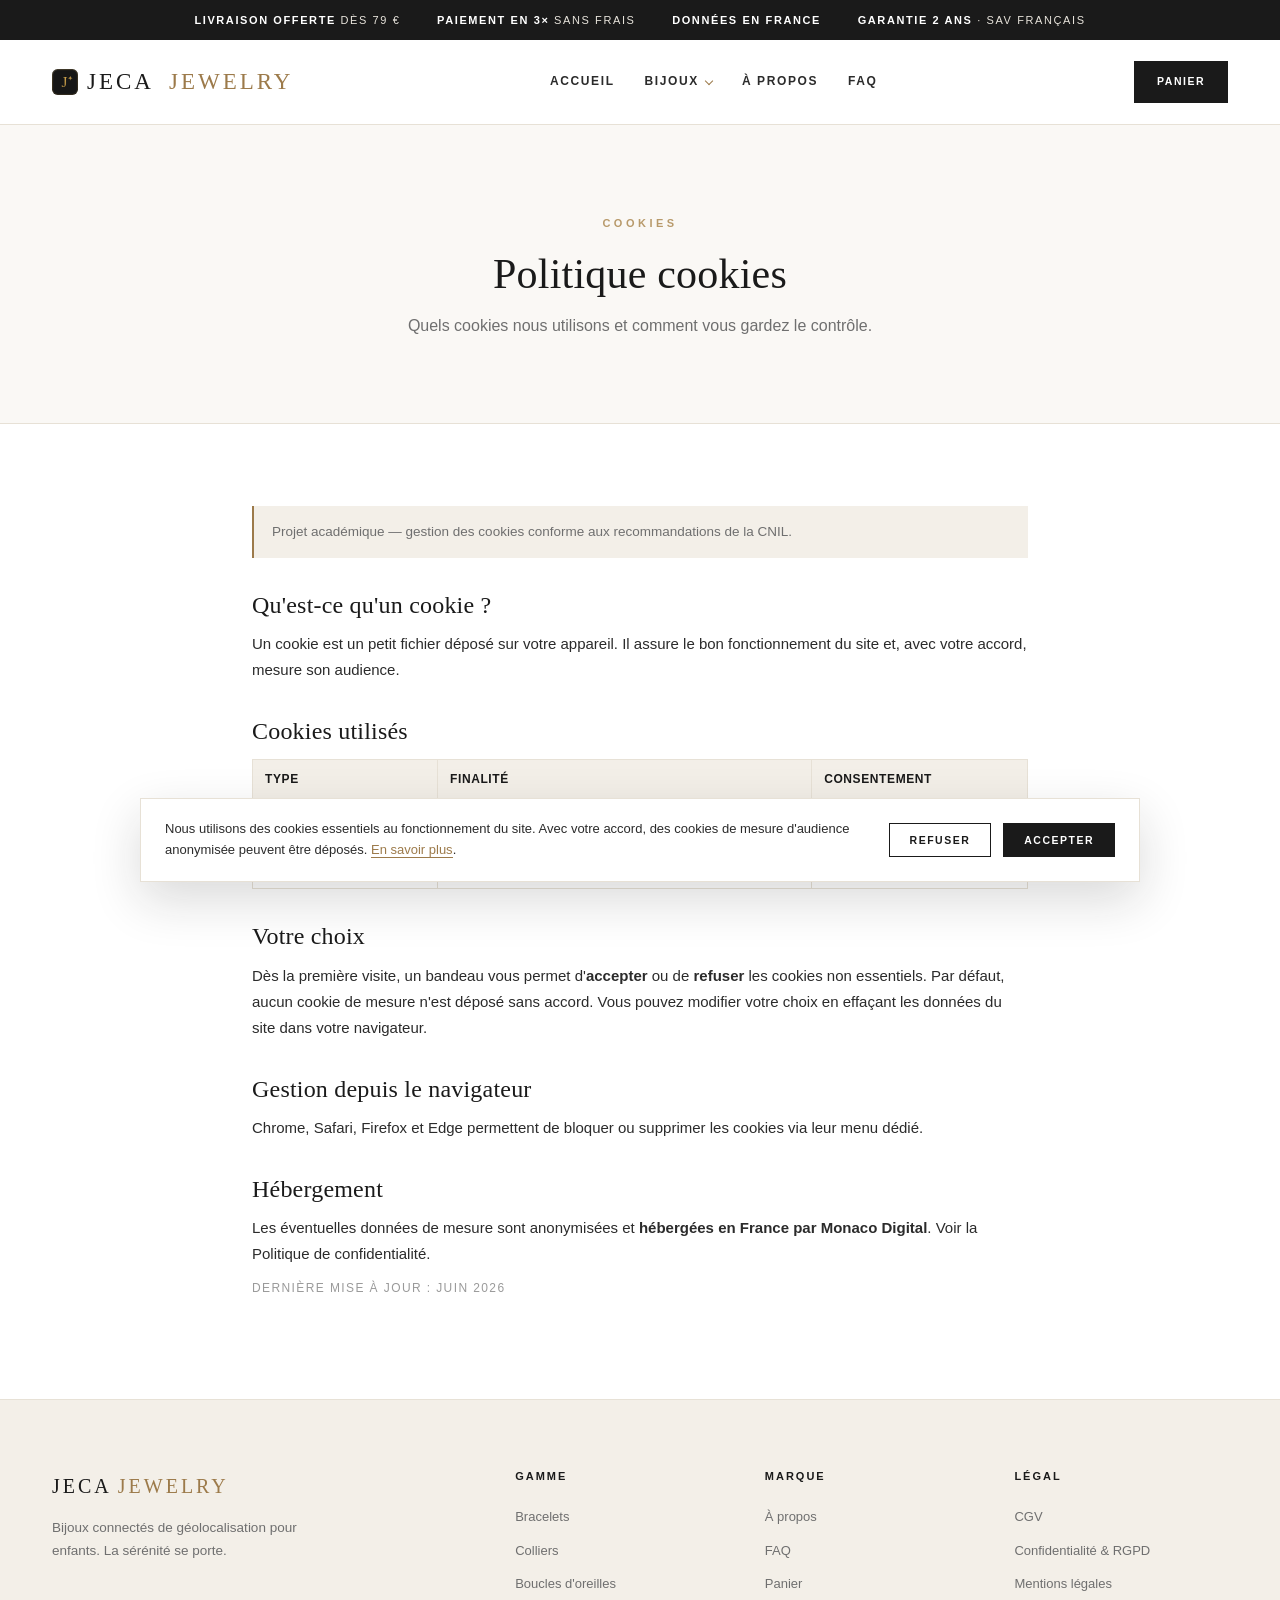
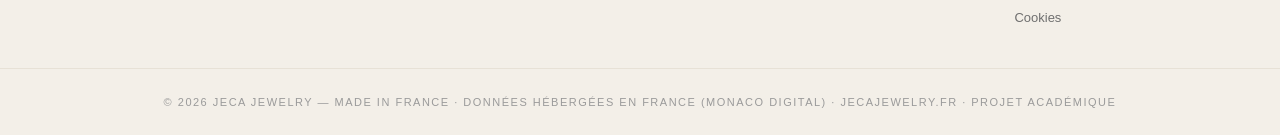
<file: cookies.html>
<!DOCTYPE html>
<html lang="fr">
<head>
<meta charset="UTF-8">
<meta name="viewport" content="width=device-width, initial-scale=1.0">
<title>Politique cookies | JECA Jewelry</title>
<meta name="description" content="Politique cookies de JECA Jewelry conforme CNIL : cookies essentiels et mesure audience avec consentement.">
<link rel="icon" type="image/svg+xml" href="favicon.svg">
<link rel="stylesheet" href="styles.css">
</head>
<body>

<div class="promo">
  <span><b>Livraison offerte</b> dès 79 €</span>
  <span><b>Paiement en 3×</b> sans frais</span>
  <span><b>Données en France</b></span>
  <span><b>Garantie 2 ans</b> · SAV français</span>
</div>

<header>
  <nav class="bar wrap">
    <a class="logo" href="index.html"><img class="mark" src="favicon.svg" alt="">JECA<span>Jewelry</span></a>
    <div class="navlinks">
      <a href="index.html">Accueil</a>
      <span class="has-mega"><a href="bracelets.html">Bijoux</a>
        <div class="mega">
          <div class="col"><h5>Bracelets</h5>
            <a href="produit.html"><svg viewBox="0 0 100 100"><use href="sprite.svg#etoile"/></svg> JECA Étoile</a>
            <a href="produit.html"><svg viewBox="0 0 100 100"><use href="sprite.svg#coeur"/></svg> JECA Cœur</a>
            <a href="produit.html"><svg viewBox="0 0 100 100"><use href="sprite.svg#infini"/></svg> JECA Infini</a>
          </div>
          <div class="col"><h5>Colliers</h5>
            <a href="colliers.html"><svg viewBox="0 0 100 100"><use href="sprite.svg#medaillon"/></svg> JECA Médaillon</a>
            <a href="colliers.html"><svg viewBox="0 0 100 100"><use href="sprite.svg#lune"/></svg> JECA Lune</a>
            <a href="colliers.html"><svg viewBox="0 0 100 100"><use href="sprite.svg#trefle"/></svg> JECA Trèfle</a>
          </div>
          <div class="col"><h5>Boucles d'oreilles</h5>
            <a href="boucles.html"><svg viewBox="0 0 100 100"><use href="sprite.svg#etoile"/></svg> Puce Étoile</a>
            <a href="boucles.html"><svg viewBox="0 0 100 100"><use href="sprite.svg#coeur"/></svg> Puce Cœur</a>
            <a href="boucles.html"><svg viewBox="0 0 100 100"><use href="sprite.svg#fleur"/></svg> Puce Fleur</a>
          </div>
        </div>
      </span>
      <a href="a-propos.html">À propos</a>
      <a href="faq.html">FAQ</a>
    </div>
    <a class="btn btn-sm cart-link" href="panier.html">Panier</a>
  </nav>
</header>

<section class="banner">
  <span class="eyebrow" style="color:var(--gold-l)">Cookies</span>
  <h1>Politique cookies</h1>
  <p>Quels cookies nous utilisons et comment vous gardez le contrôle.</p>
</section>

<div class="legal">
  <p class="note">Projet académique — gestion des cookies conforme aux recommandations de la CNIL.</p>
  <h2>Qu'est-ce qu'un cookie ?</h2>
  <p>Un cookie est un petit fichier déposé sur votre appareil. Il assure le bon fonctionnement du site et, avec votre accord, mesure son audience.</p>
  <h2>Cookies utilisés</h2>
  <table>
    <tr><th>Type</th><th>Finalité</th><th>Consentement</th></tr>
    <tr><td>Cookies essentiels</td><td>Fonctionnement du site, panier, sécurité</td><td>Non requis (exemptés)</td></tr>
    <tr><td>Mesure d'audience</td><td>Statistiques anonymisées de fréquentation</td><td>Soumis à votre accord</td></tr>
  </table>
  <h2>Votre choix</h2>
  <p>Dès la première visite, un bandeau vous permet d'<b>accepter</b> ou de <b>refuser</b> les cookies non essentiels. Par défaut, aucun cookie de mesure n'est déposé sans accord. Vous pouvez modifier votre choix en effaçant les données du site dans votre navigateur.</p>
  <h2>Gestion depuis le navigateur</h2>
  <p>Chrome, Safari, Firefox et Edge permettent de bloquer ou supprimer les cookies via leur menu dédié.</p>
  <h2>Hébergement</h2>
  <p>Les éventuelles données de mesure sont anonymisées et <b>hébergées en France par Monaco Digital</b>. Voir la <a href="confidentialite.html">Politique de confidentialité</a>.</p>
  <p class="updated">Dernière mise à jour : juin 2026</p>
</div>

<footer class="ft">
  <div class="wrap">
    <div><span class="logo">JECA<span>Jewelry</span></span><p>Bijoux connectés de géolocalisation pour enfants. La sérénité se porte.</p></div>
    <div><h4>Gamme</h4><a href="bracelets.html">Bracelets</a><a href="colliers.html">Colliers</a><a href="boucles.html">Boucles d'oreilles</a></div>
    <div><h4>Marque</h4><a href="a-propos.html">À propos</a><a href="faq.html">FAQ</a><a href="panier.html">Panier</a></div>
    <div><h4>Légal</h4><a href="cgv.html">CGV</a><a href="confidentialite.html">Confidentialité &amp; RGPD</a><a href="mentions-legales.html">Mentions légales</a><a href="cookies.html">Cookies</a></div>
  </div>
  <div class="copy">© 2026 JECA Jewelry — Made in France · Données hébergées en France (Monaco Digital) · jecajewelry.fr · Projet académique</div>
</footer>

<div class="cookiebar" id="cookiebar" hidden>
  <p>Nous utilisons des cookies essentiels au fonctionnement du site. Avec votre accord, des cookies de mesure d'audience anonymisée peuvent être déposés. <a href="cookies.html">En savoir plus</a>.</p>
  <div class="cb-actions">
    <button class="cb-btn" data-cc="refuse">Refuser</button>
    <button class="cb-btn primary" data-cc="accept">Accepter</button>
  </div>
</div>
<script>
(function(){var k='jeca_cc';if(!localStorage.getItem(k)){var b=document.getElementById('cookiebar');if(b){b.hidden=false;b.querySelectorAll('[data-cc]').forEach(function(x){x.onclick=function(){localStorage.setItem(k,x.dataset.cc);b.hidden=true;};});}}})();
</script>

<script src="cart.js" defer></script>
</body>
</html>
</file>
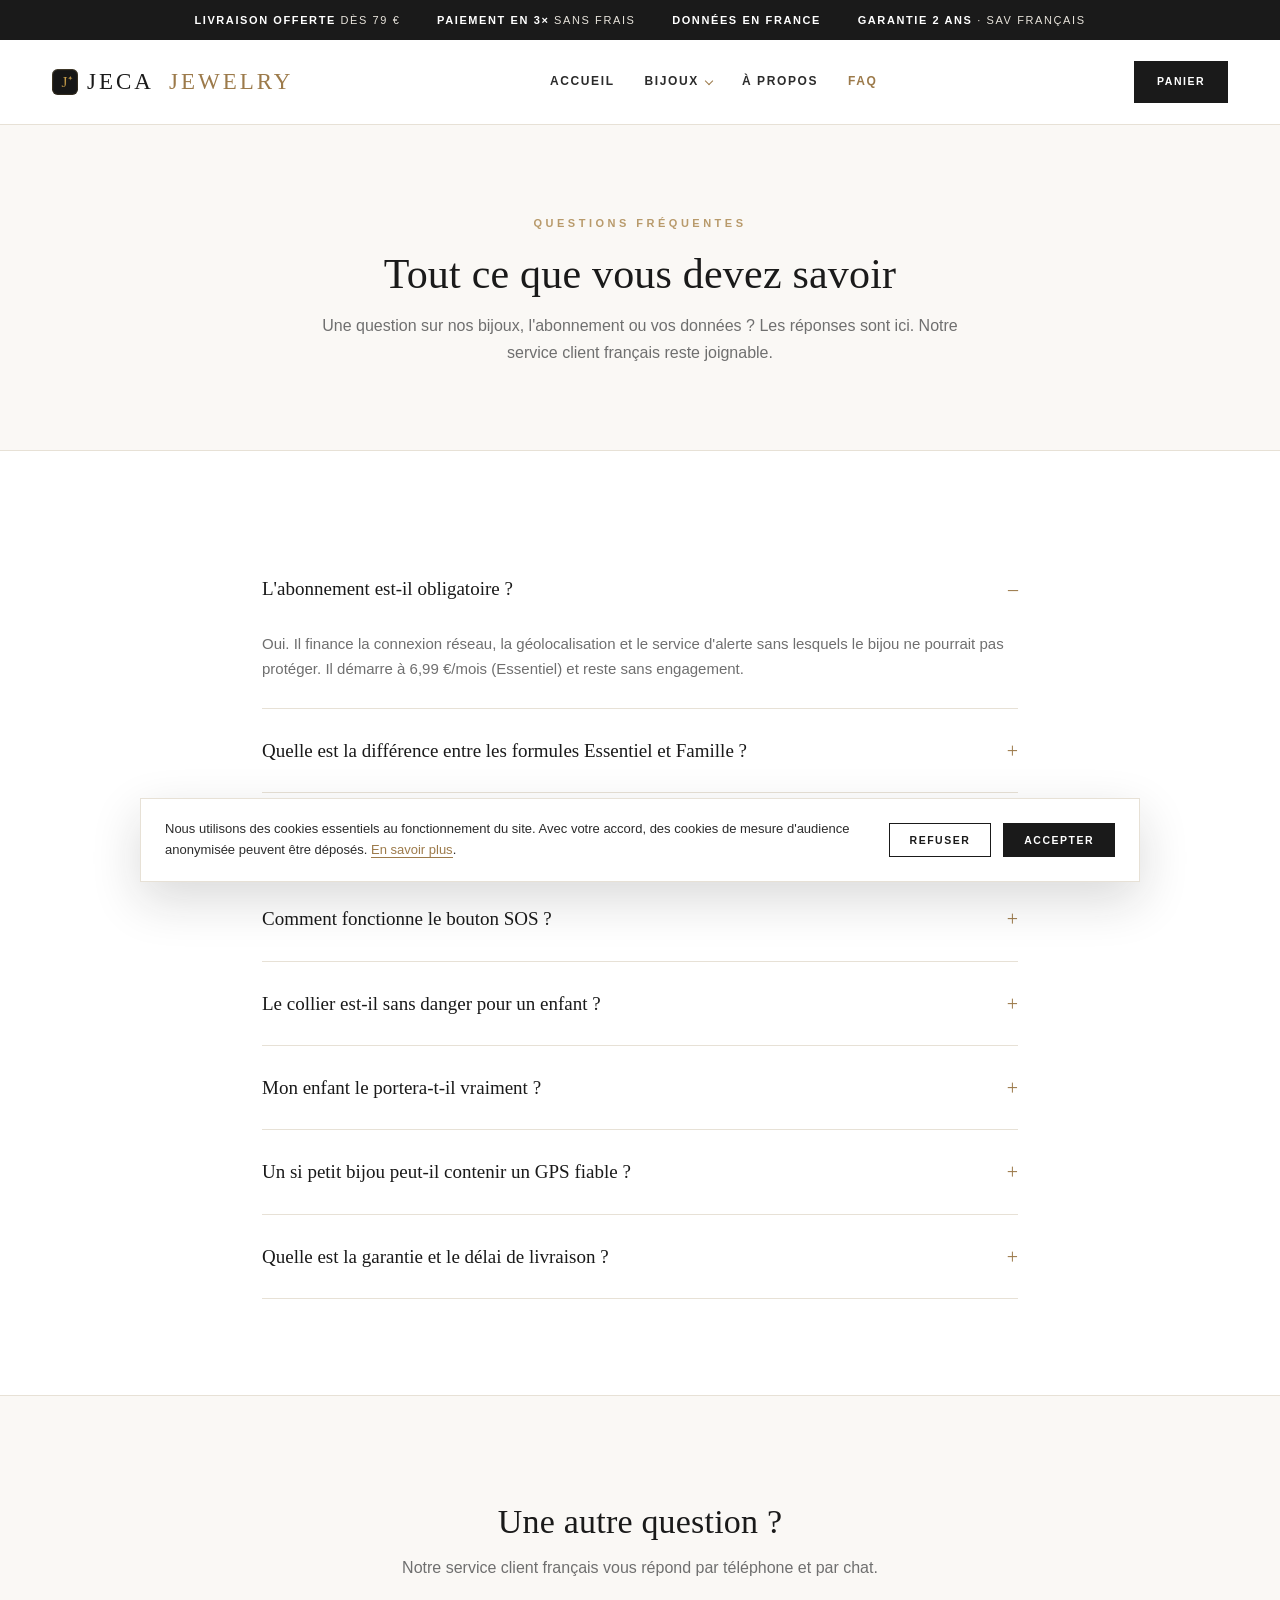
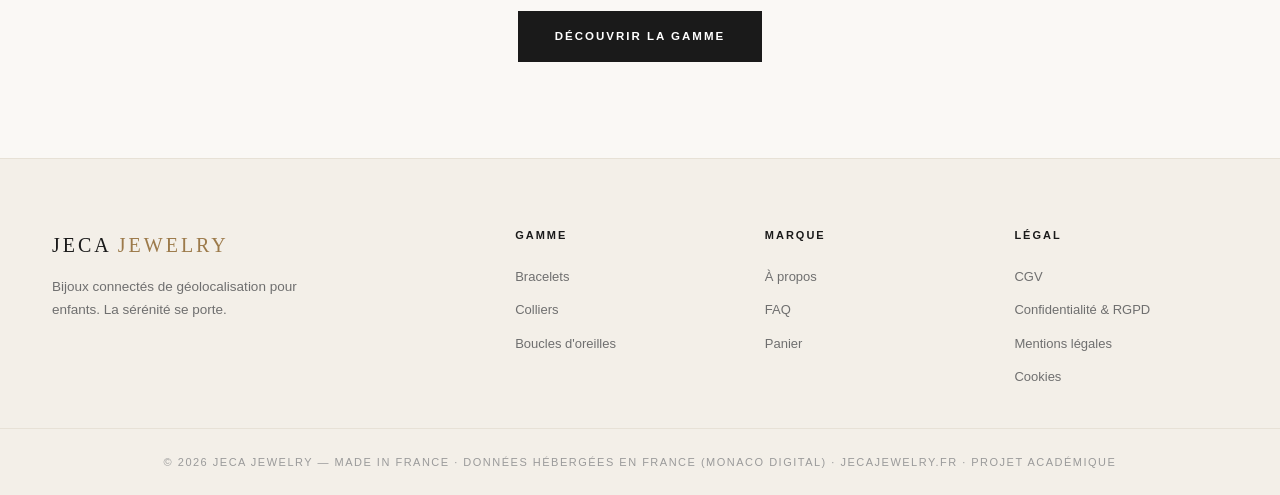
<file: faq.html>
<!DOCTYPE html>
<html lang="fr">
<head>
<meta charset="UTF-8">
<meta name="viewport" content="width=device-width, initial-scale=1.0">
<title>FAQ — Questions fréquentes | JECA Jewelry</title>
<meta name="description" content="Toutes les réponses sur les bijoux connectés JECA Jewelry : abonnement, données RGPD, bouton SOS, sécurité du collier, garantie et livraison.">
<link rel="icon" type="image/svg+xml" href="favicon.svg">
<link rel="stylesheet" href="styles.css">
</head>
<body>

<div class="promo">
  <span><b>Livraison offerte</b> dès 79 €</span>
  <span><b>Paiement en 3×</b> sans frais</span>
  <span><b>Données en France</b></span>
  <span><b>Garantie 2 ans</b> · SAV français</span>
</div>

<header>
  <nav class="bar wrap">
    <a class="logo" href="index.html"><img class="mark" src="favicon.svg" alt="">JECA<span>Jewelry</span></a>
    <div class="navlinks">
      <a href="index.html">Accueil</a>
      <span class="has-mega"><a href="bracelets.html">Bijoux</a>
        <div class="mega">
          <div class="col">
            <h5>Bracelets</h5>
            <a href="produit.html"><svg viewBox="0 0 100 100"><use href="sprite.svg#etoile"/></svg> JECA Étoile</a>
            <a href="produit.html"><svg viewBox="0 0 100 100"><use href="sprite.svg#coeur"/></svg> JECA Cœur</a>
            <a href="produit.html"><svg viewBox="0 0 100 100"><use href="sprite.svg#infini"/></svg> JECA Infini</a>
          </div>
          <div class="col">
            <h5>Colliers</h5>
            <a href="colliers.html"><svg viewBox="0 0 100 100"><use href="sprite.svg#medaillon"/></svg> JECA Médaillon</a>
            <a href="colliers.html"><svg viewBox="0 0 100 100"><use href="sprite.svg#lune"/></svg> JECA Lune</a>
            <a href="colliers.html"><svg viewBox="0 0 100 100"><use href="sprite.svg#trefle"/></svg> JECA Trèfle</a>
          </div>
          <div class="col">
            <h5>Boucles d'oreilles</h5>
            <a href="boucles.html"><svg viewBox="0 0 100 100"><use href="sprite.svg#etoile"/></svg> Puce Étoile</a>
            <a href="boucles.html"><svg viewBox="0 0 100 100"><use href="sprite.svg#coeur"/></svg> Puce Cœur</a>
            <a href="boucles.html"><svg viewBox="0 0 100 100"><use href="sprite.svg#fleur"/></svg> Puce Fleur</a>
          </div>
        </div>
      </span>
      <a href="a-propos.html">À propos</a>
      <a href="faq.html" class="active">FAQ</a>
    </div>
    <a class="btn btn-sm cart-link" href="panier.html">Panier</a>
  </nav>
</header>

<section class="banner">
  <span class="eyebrow" style="color:var(--gold-l)">Questions fréquentes</span>
  <h1>Tout ce que vous devez savoir</h1>
  <p>Une question sur nos bijoux, l'abonnement ou vos données ? Les réponses sont ici. Notre service client français reste joignable.</p>
</section>

<section class="block">
  <div class="wrap" style="max-width:820px">

    <details class="faq-item" open>
      <summary>L'abonnement est-il obligatoire ?</summary>
      <p>Oui. Il finance la connexion réseau, la géolocalisation et le service d'alerte sans lesquels le bijou ne pourrait pas protéger. Il démarre à 6,99 €/mois (Essentiel) et reste sans engagement.</p>
    </details>

    <details class="faq-item">
      <summary>Quelle est la différence entre les formules Essentiel et Famille ?</summary>
      <p>Essentiel (6,99 €/mois) couvre un bijou : géolocalisation, SOS et zones de sécurité. Famille (9,99 €/mois) permet de connecter jusqu'à quatre bijoux et d'ajouter plusieurs parents ou aidants à l'application.</p>
    </details>

    <details class="faq-item">
      <summary>Où sont stockées les données de localisation de mon enfant ?</summary>
      <p>Toutes les données sont chiffrées et hébergées en France par Monaco Digital, conformément au RGPD. Elles ne sont jamais revendues.</p>
    </details>

    <details class="faq-item">
      <summary>Comment fonctionne le bouton SOS ?</summary>
      <p>Au dos du bijou se trouve un petit bouton discret. En cas de besoin, l'enfant exerce une simple pression : une alerte SOS est aussitôt envoyée à ses parents, avec sa position. Simple, rapide, à la portée d'un enfant.</p>
    </details>

    <details class="faq-item">
      <summary>Le collier est-il sans danger pour un enfant ?</summary>
      <p>Oui. Son fermoir magnétique cède sous une forte traction pour éviter tout risque d'étranglement. La sécurité de l'enfant prime sur tout le reste de la conception.</p>
    </details>

    <details class="faq-item">
      <summary>Mon enfant le portera-t-il vraiment ?</summary>
      <p>C'est tout l'enjeu de notre design : un vrai bijou (or ou argent), pas un gadget en plastique. Trois familles et neuf modèles permettent de trouver celui qui lui plaira.</p>
    </details>

    <details class="faq-item">
      <summary>Un si petit bijou peut-il contenir un GPS fiable ?</summary>
      <p>Oui. La miniaturisation du module permet de l'intégrer dans le fermoir (bracelet), le pendentif (collier) ou la puce connectée (boucles), sans alourdir le bijou.</p>
    </details>

    <details class="faq-item">
      <summary>Quelle est la garantie et le délai de livraison ?</summary>
      <p>Tous nos bijoux sont garantis 2 ans, avec un SAV basé en France. Livraison sous 72 h en France métropolitaine, paiement possible en 3 fois sans frais.</p>
    </details>

  </div>
</section>

<section class="cta-final">
  <div class="wrap">
    <h2>Une autre question ?</h2>
    <p>Notre service client français vous répond par téléphone et par chat.</p>
    <a class="btn" href="index.html">Découvrir la gamme</a>
  </div>
</section>

<footer class="ft">
  <div class="wrap">
    <div><span class="logo">JECA<span>Jewelry</span></span><p>Bijoux connectés de géolocalisation pour enfants. La sérénité se porte.</p></div>
    <div><h4>Gamme</h4><a href="bracelets.html">Bracelets</a><a href="colliers.html">Colliers</a><a href="boucles.html">Boucles d'oreilles</a></div>
    <div><h4>Marque</h4><a href="a-propos.html">À propos</a><a href="faq.html">FAQ</a><a href="panier.html">Panier</a></div>
    <div><h4>Légal</h4><a href="cgv.html">CGV</a><a href="confidentialite.html">Confidentialité &amp; RGPD</a><a href="mentions-legales.html">Mentions légales</a><a href="cookies.html">Cookies</a></div>
  </div>
  <div class="copy">© 2026 JECA Jewelry — Made in France · Données hébergées en France (Monaco Digital) · jecajewelry.fr · Projet académique</div>
</footer>


<div class="cookiebar" id="cookiebar" hidden>
  <p>Nous utilisons des cookies essentiels au fonctionnement du site. Avec votre accord, des cookies de mesure d'audience anonymisée peuvent être déposés. <a href="cookies.html">En savoir plus</a>.</p>
  <div class="cb-actions">
    <button class="cb-btn" data-cc="refuse">Refuser</button>
    <button class="cb-btn primary" data-cc="accept">Accepter</button>
  </div>
</div>
<script>
(function(){var k='jeca_cc';if(!localStorage.getItem(k)){var b=document.getElementById('cookiebar');if(b){b.hidden=false;b.querySelectorAll('[data-cc]').forEach(function(x){x.onclick=function(){localStorage.setItem(k,x.dataset.cc);b.hidden=true;};});}}})();
</script>

<script src="cart.js" defer></script>
</body>
</html>
</file>
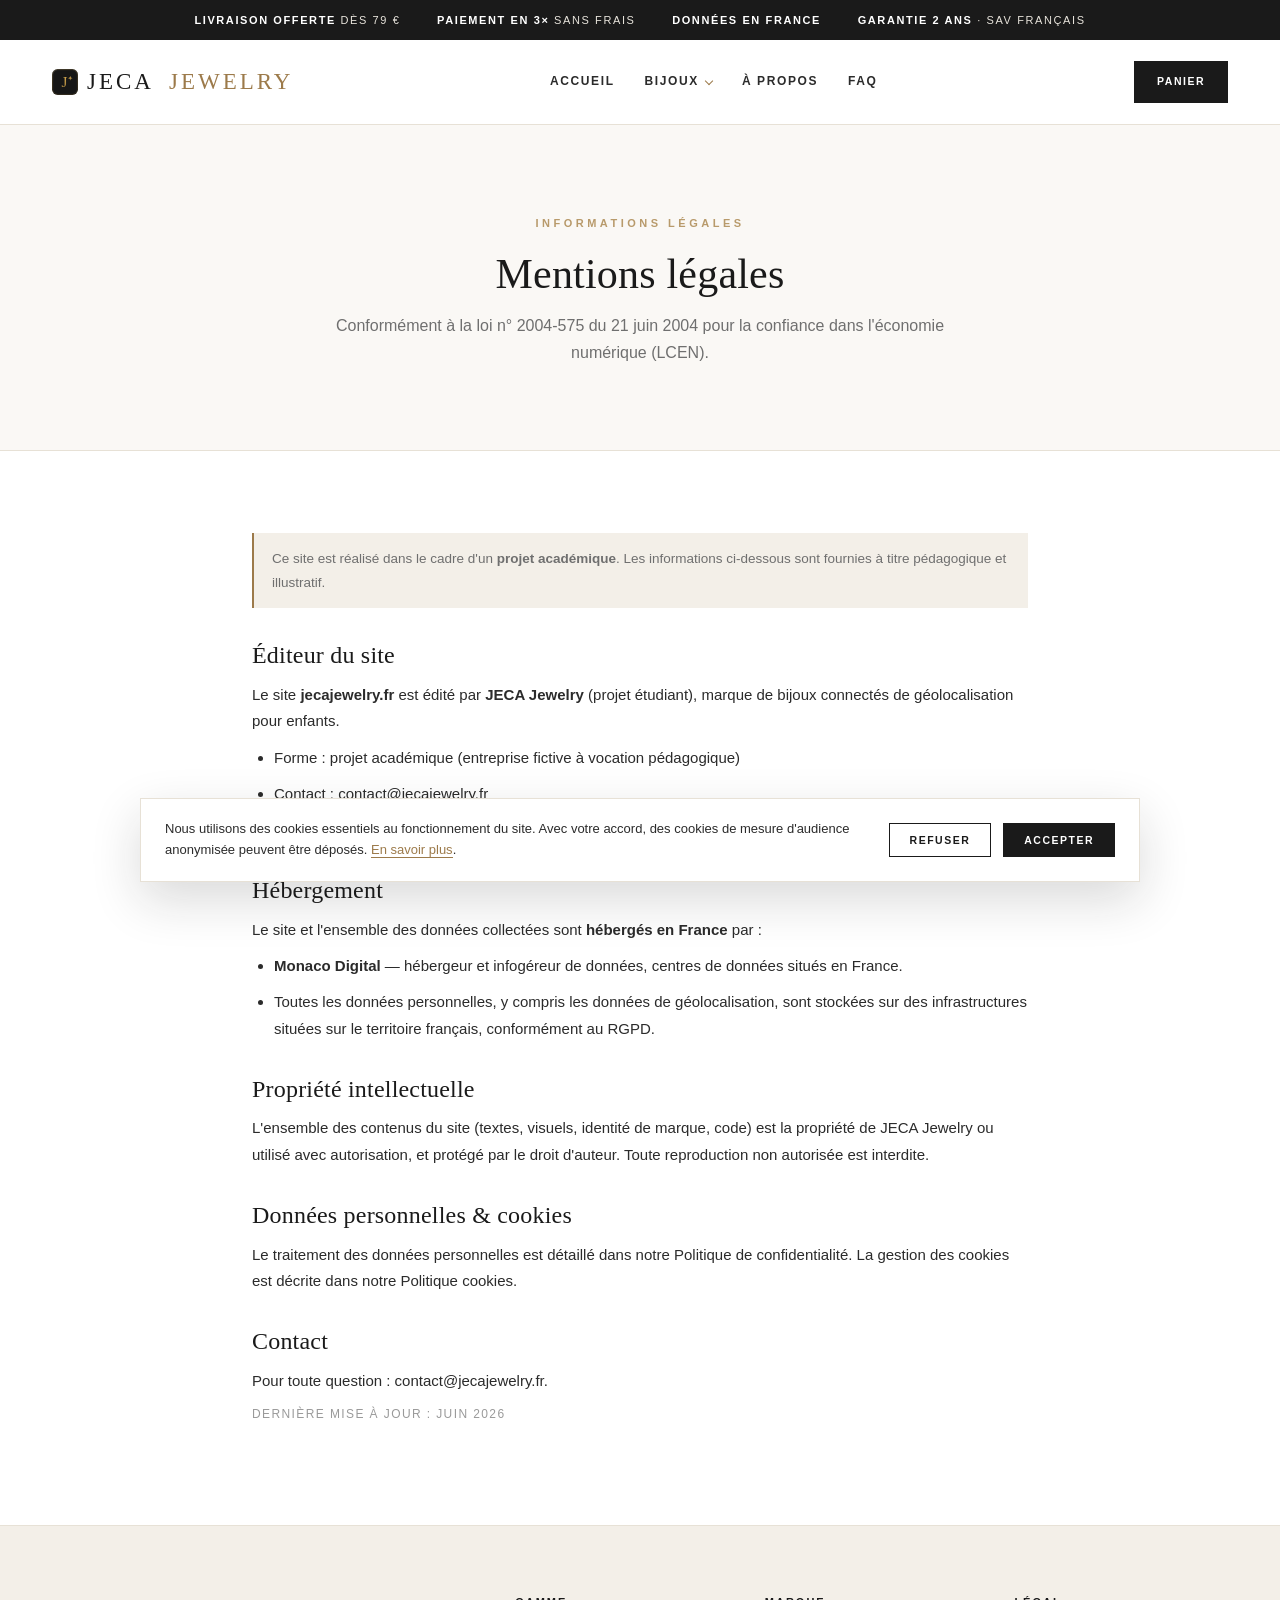
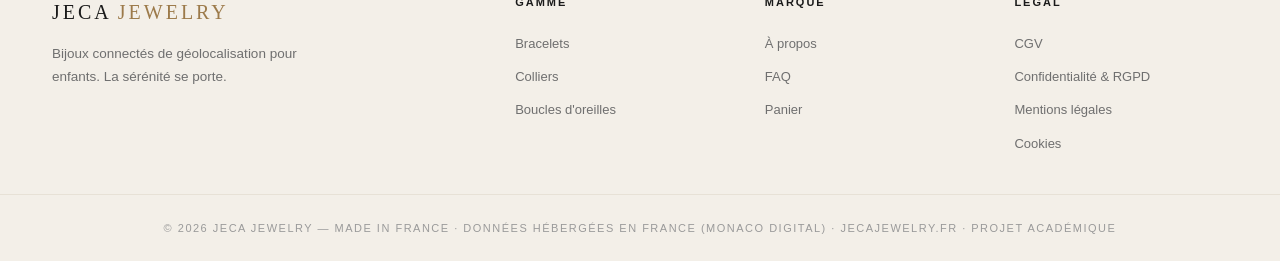
<file: mentions-legales.html>
<!DOCTYPE html>
<html lang="fr">
<head>
<meta charset="UTF-8">
<meta name="viewport" content="width=device-width, initial-scale=1.0">
<title>Mentions légales | JECA Jewelry</title>
<meta name="description" content="Mentions légales du site JECA Jewelry : éditeur, directeur de publication et hébergeur (données hébergées en France par Monaco Digital).">
<link rel="icon" type="image/svg+xml" href="favicon.svg">
<link rel="stylesheet" href="styles.css">
</head>
<body>

<div class="promo">
  <span><b>Livraison offerte</b> dès 79 €</span>
  <span><b>Paiement en 3×</b> sans frais</span>
  <span><b>Données en France</b></span>
  <span><b>Garantie 2 ans</b> · SAV français</span>
</div>

<header>
  <nav class="bar wrap">
    <a class="logo" href="index.html"><img class="mark" src="favicon.svg" alt="">JECA<span>Jewelry</span></a>
    <div class="navlinks">
      <a href="index.html">Accueil</a>
      <span class="has-mega"><a href="bracelets.html">Bijoux</a>
        <div class="mega">
          <div class="col"><h5>Bracelets</h5>
            <a href="produit.html"><svg viewBox="0 0 100 100"><use href="sprite.svg#etoile"/></svg> JECA Étoile</a>
            <a href="produit.html"><svg viewBox="0 0 100 100"><use href="sprite.svg#coeur"/></svg> JECA Cœur</a>
            <a href="produit.html"><svg viewBox="0 0 100 100"><use href="sprite.svg#infini"/></svg> JECA Infini</a>
          </div>
          <div class="col"><h5>Colliers</h5>
            <a href="colliers.html"><svg viewBox="0 0 100 100"><use href="sprite.svg#medaillon"/></svg> JECA Médaillon</a>
            <a href="colliers.html"><svg viewBox="0 0 100 100"><use href="sprite.svg#lune"/></svg> JECA Lune</a>
            <a href="colliers.html"><svg viewBox="0 0 100 100"><use href="sprite.svg#trefle"/></svg> JECA Trèfle</a>
          </div>
          <div class="col"><h5>Boucles d'oreilles</h5>
            <a href="boucles.html"><svg viewBox="0 0 100 100"><use href="sprite.svg#etoile"/></svg> Puce Étoile</a>
            <a href="boucles.html"><svg viewBox="0 0 100 100"><use href="sprite.svg#coeur"/></svg> Puce Cœur</a>
            <a href="boucles.html"><svg viewBox="0 0 100 100"><use href="sprite.svg#fleur"/></svg> Puce Fleur</a>
          </div>
        </div>
      </span>
      <a href="a-propos.html">À propos</a>
      <a href="faq.html">FAQ</a>
    </div>
    <a class="btn btn-sm cart-link" href="panier.html">Panier</a>
  </nav>
</header>

<section class="banner">
  <span class="eyebrow" style="color:var(--gold-l)">Informations légales</span>
  <h1>Mentions légales</h1>
  <p>Conformément à la loi n° 2004-575 du 21 juin 2004 pour la confiance dans l'économie numérique (LCEN).</p>
</section>

<div class="legal">
  <p class="note">Ce site est réalisé dans le cadre d'un <b>projet académique</b>. Les informations ci-dessous sont fournies à titre pédagogique et illustratif.</p>

  <h2>Éditeur du site</h2>
  <p>Le site <b>jecajewelry.fr</b> est édité par <b>JECA Jewelry</b> (projet étudiant), marque de bijoux connectés de géolocalisation pour enfants.</p>
  <ul>
    <li>Forme : projet académique (entreprise fictive à vocation pédagogique)</li>
    <li>Contact : contact@jecajewelry.fr</li>
    <li>Directeur de la publication : le porteur du projet</li>
  </ul>

  <h2>Hébergement</h2>
  <p>Le site et l'ensemble des données collectées sont <b>hébergés en France</b> par :</p>
  <ul>
    <li><b>Monaco Digital</b> — hébergeur et infogéreur de données, centres de données situés en France.</li>
    <li>Toutes les données personnelles, y compris les données de géolocalisation, sont stockées sur des infrastructures situées sur le territoire français, conformément au RGPD.</li>
  </ul>

  <h2>Propriété intellectuelle</h2>
  <p>L'ensemble des contenus du site (textes, visuels, identité de marque, code) est la propriété de JECA Jewelry ou utilisé avec autorisation, et protégé par le droit d'auteur. Toute reproduction non autorisée est interdite.</p>

  <h2>Données personnelles &amp; cookies</h2>
  <p>Le traitement des données personnelles est détaillé dans notre <a href="confidentialite.html">Politique de confidentialité</a>. La gestion des cookies est décrite dans notre <a href="cookies.html">Politique cookies</a>.</p>

  <h2>Contact</h2>
  <p>Pour toute question : contact@jecajewelry.fr.</p>
  <p class="updated">Dernière mise à jour : juin 2026</p>
</div>

<footer class="ft">
  <div class="wrap">
    <div><span class="logo">JECA<span>Jewelry</span></span><p>Bijoux connectés de géolocalisation pour enfants. La sérénité se porte.</p></div>
    <div><h4>Gamme</h4><a href="bracelets.html">Bracelets</a><a href="colliers.html">Colliers</a><a href="boucles.html">Boucles d'oreilles</a></div>
    <div><h4>Marque</h4><a href="a-propos.html">À propos</a><a href="faq.html">FAQ</a><a href="panier.html">Panier</a></div>
    <div><h4>Légal</h4><a href="cgv.html">CGV</a><a href="confidentialite.html">Confidentialité &amp; RGPD</a><a href="mentions-legales.html">Mentions légales</a><a href="cookies.html">Cookies</a></div>
  </div>
  <div class="copy">© 2026 JECA Jewelry — Made in France · Données hébergées en France (Monaco Digital) · jecajewelry.fr · Projet académique</div>
</footer>

<div class="cookiebar" id="cookiebar" hidden>
  <p>Nous utilisons des cookies essentiels au fonctionnement du site. Avec votre accord, des cookies de mesure d'audience anonymisée peuvent être déposés. <a href="cookies.html">En savoir plus</a>.</p>
  <div class="cb-actions">
    <button class="cb-btn" data-cc="refuse">Refuser</button>
    <button class="cb-btn primary" data-cc="accept">Accepter</button>
  </div>
</div>
<script>
(function(){var k='jeca_cc';if(!localStorage.getItem(k)){var b=document.getElementById('cookiebar');if(b){b.hidden=false;b.querySelectorAll('[data-cc]').forEach(function(x){x.onclick=function(){localStorage.setItem(k,x.dataset.cc);b.hidden=true;};});}}})();
</script>

<script src="cart.js" defer></script>
</body>
</html>
</file>
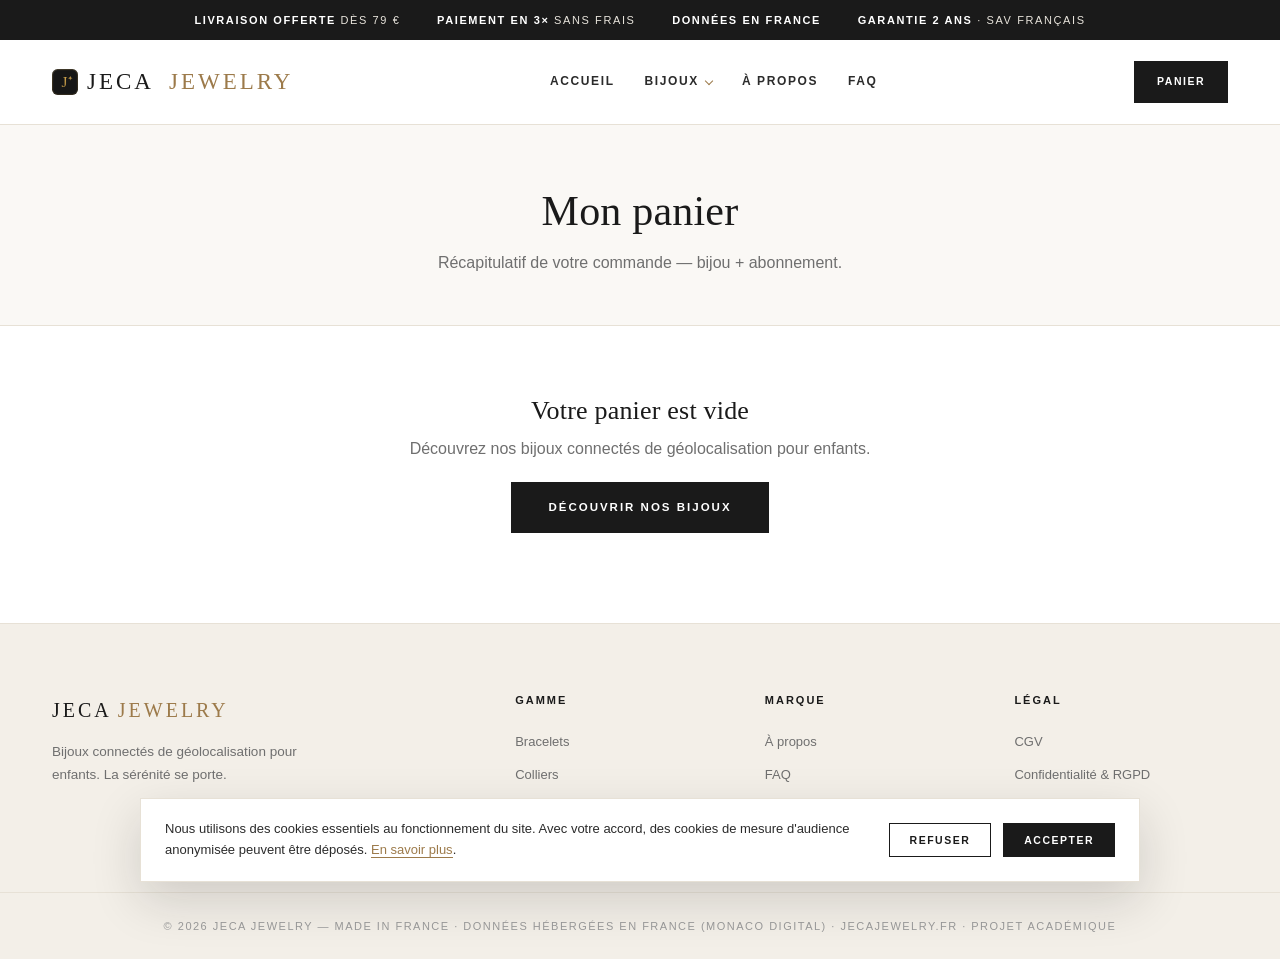
<file: panier.html>
<!DOCTYPE html>
<html lang="fr">
<head>
<meta charset="UTF-8">
<meta name="viewport" content="width=device-width, initial-scale=1.0">
<title>Mon panier | JECA Jewelry</title>
<link rel="icon" type="image/svg+xml" href="favicon.svg">
<link rel="stylesheet" href="styles.css">
</head>
<body>

<div class="promo">
  <span><b>Livraison offerte</b> dès 79 €</span>
  <span><b>Paiement en 3×</b> sans frais</span>
  <span><b>Données en France</b></span>
  <span><b>Garantie 2 ans</b> · SAV français</span>
</div>

<header>
  <nav class="bar wrap">
    <a class="logo" href="index.html"><img class="mark" src="favicon.svg" alt="">JECA<span>Jewelry</span></a>
    <div class="navlinks">
      <a href="index.html">Accueil</a>
      <span class="has-mega"><a href="bracelets.html">Bijoux</a>
        <div class="mega">
          <div class="col">
            <h5>Bracelets</h5>
            <a href="produit.html"><svg viewBox="0 0 100 100"><use href="sprite.svg#etoile"/></svg> JECA Étoile</a>
            <a href="produit.html"><svg viewBox="0 0 100 100"><use href="sprite.svg#coeur"/></svg> JECA Cœur</a>
            <a href="produit.html"><svg viewBox="0 0 100 100"><use href="sprite.svg#infini"/></svg> JECA Infini</a>
          </div>
          <div class="col">
            <h5>Colliers</h5>
            <a href="colliers.html"><svg viewBox="0 0 100 100"><use href="sprite.svg#medaillon"/></svg> JECA Médaillon</a>
            <a href="colliers.html"><svg viewBox="0 0 100 100"><use href="sprite.svg#lune"/></svg> JECA Lune</a>
            <a href="colliers.html"><svg viewBox="0 0 100 100"><use href="sprite.svg#trefle"/></svg> JECA Trèfle</a>
          </div>
          <div class="col">
            <h5>Boucles d'oreilles</h5>
            <a href="boucles.html"><svg viewBox="0 0 100 100"><use href="sprite.svg#etoile"/></svg> Puce Étoile</a>
            <a href="boucles.html"><svg viewBox="0 0 100 100"><use href="sprite.svg#coeur"/></svg> Puce Cœur</a>
            <a href="boucles.html"><svg viewBox="0 0 100 100"><use href="sprite.svg#fleur"/></svg> Puce Fleur</a>
          </div>
        </div>
      </span>
      <a href="a-propos.html">À propos</a>
      <a href="faq.html">FAQ</a>
    </div>
    <a class="btn btn-sm cart-link" href="panier.html">Panier</a>
  </nav>
</header>

<section class="banner" style="padding:48px 28px">
  <h1>Mon panier</h1>
  <p>Récapitulatif de votre commande — bijou + abonnement.</p>
</section>

<div class="wrap" id="cart-app"></div>

<footer class="ft">
  <div class="wrap">
    <div><span class="logo">JECA<span>Jewelry</span></span><p>Bijoux connectés de géolocalisation pour enfants. La sérénité se porte.</p></div>
    <div><h4>Gamme</h4><a href="bracelets.html">Bracelets</a><a href="colliers.html">Colliers</a><a href="boucles.html">Boucles d'oreilles</a></div>
    <div><h4>Marque</h4><a href="a-propos.html">À propos</a><a href="faq.html">FAQ</a><a href="panier.html">Panier</a></div>
    <div><h4>Légal</h4><a href="cgv.html">CGV</a><a href="confidentialite.html">Confidentialité &amp; RGPD</a><a href="mentions-legales.html">Mentions légales</a><a href="cookies.html">Cookies</a></div>
  </div>
  <div class="copy">© 2026 JECA Jewelry — Made in France · Données hébergées en France (Monaco Digital) · jecajewelry.fr · Projet académique</div>
</footer>


<div class="cookiebar" id="cookiebar" hidden>
  <p>Nous utilisons des cookies essentiels au fonctionnement du site. Avec votre accord, des cookies de mesure d'audience anonymisée peuvent être déposés. <a href="cookies.html">En savoir plus</a>.</p>
  <div class="cb-actions">
    <button class="cb-btn" data-cc="refuse">Refuser</button>
    <button class="cb-btn primary" data-cc="accept">Accepter</button>
  </div>
</div>
<script>
(function(){var k='jeca_cc';if(!localStorage.getItem(k)){var b=document.getElementById('cookiebar');if(b){b.hidden=false;b.querySelectorAll('[data-cc]').forEach(function(x){x.onclick=function(){localStorage.setItem(k,x.dataset.cc);b.hidden=true;};});}}})();
</script>

<script src="cart.js" defer></script>
</body>
</html>
</file>
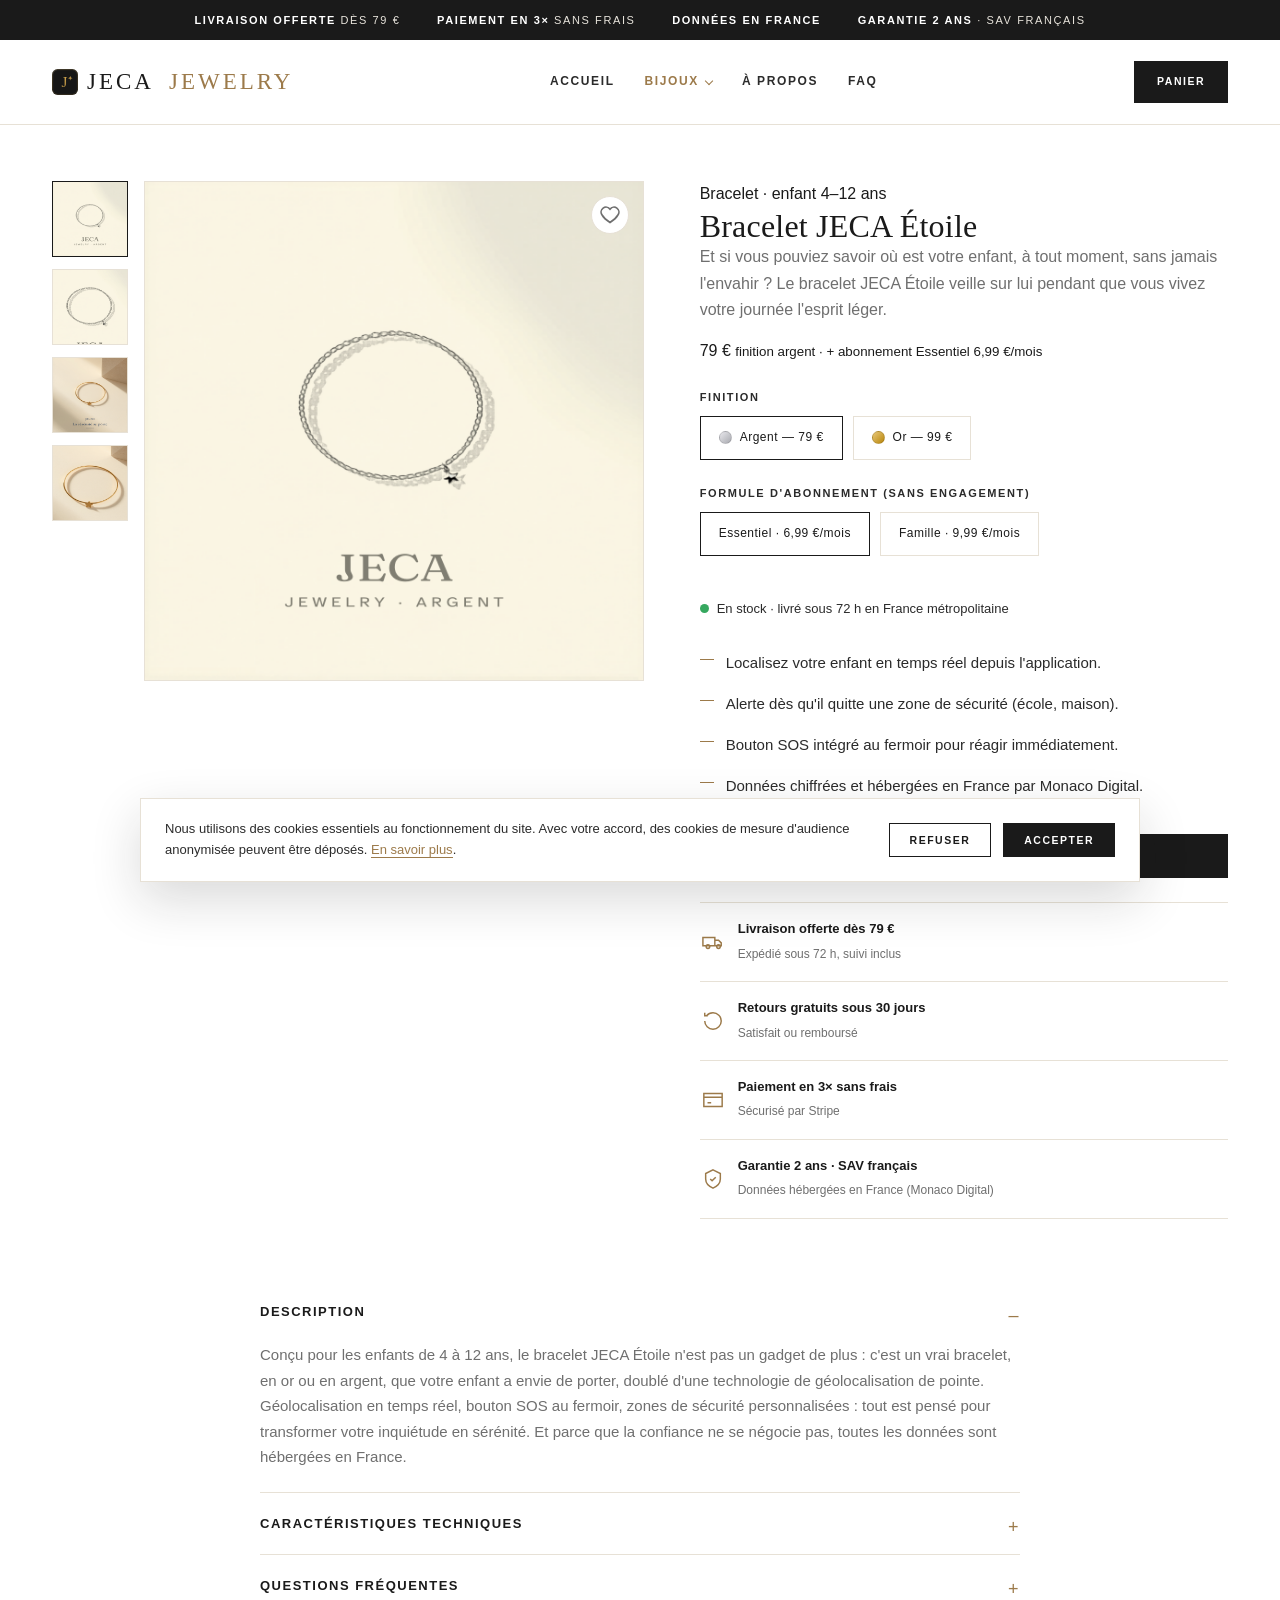
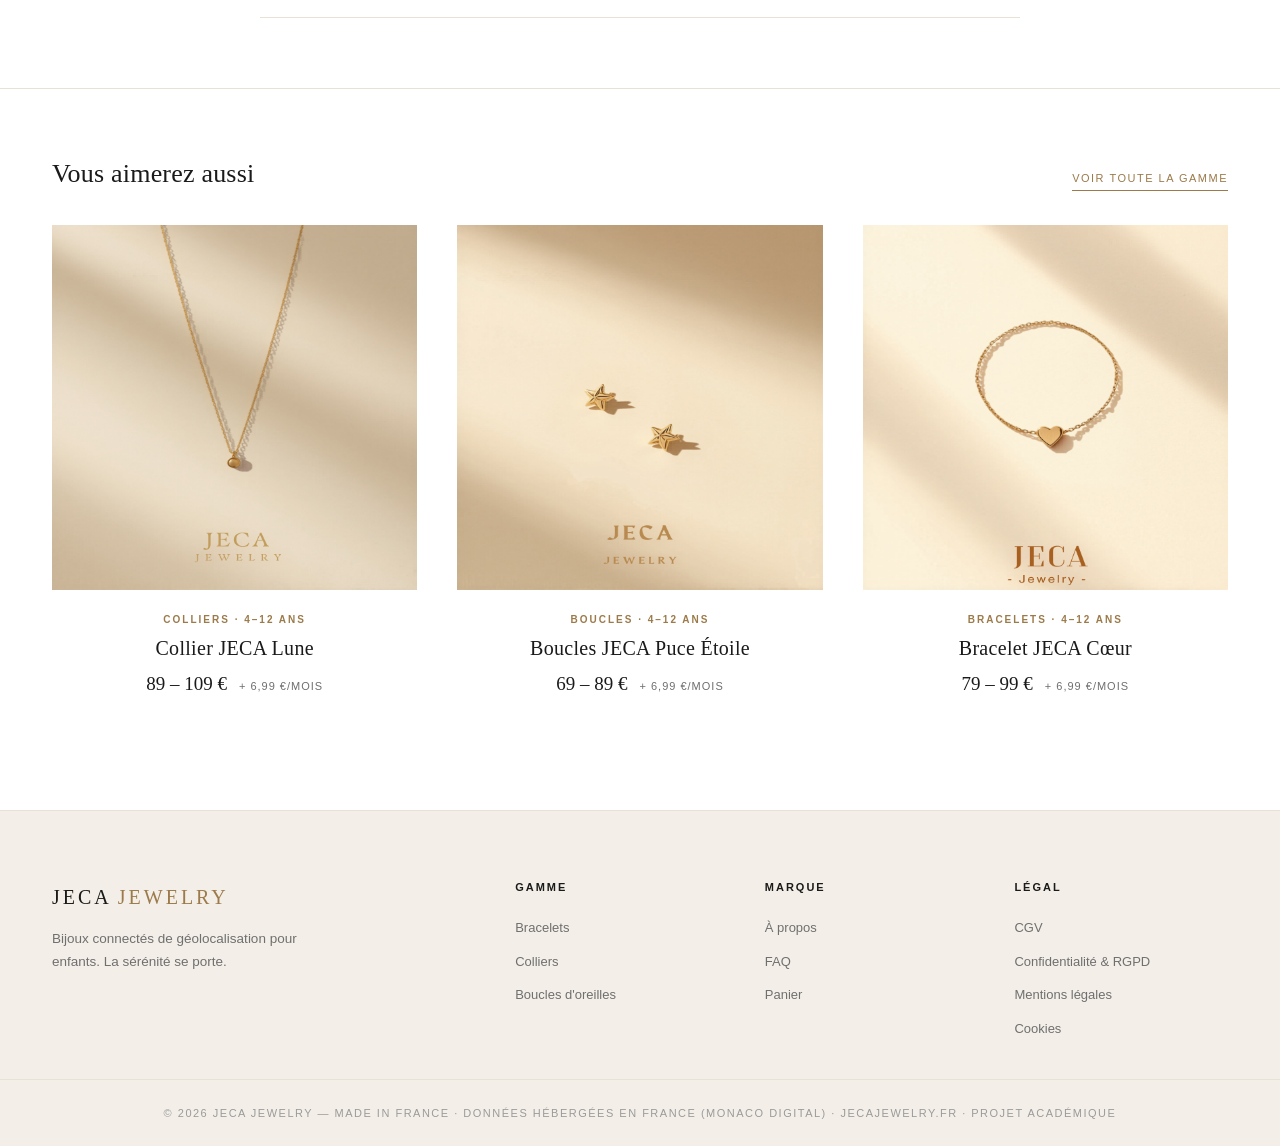
<file: produit.html>
<!DOCTYPE html>
<html lang="fr">
<head>
<meta charset="UTF-8">
<meta name="viewport" content="width=device-width, initial-scale=1.0">
<title>Bracelet JECA Étoile — GPS, SOS & zones de sécurité | JECA Jewelry</title>
<meta name="description" content="Bracelet GPS enfant JECA Étoile : géolocalisation temps réel, bouton SOS, zones de sécurité. Or ou argent. Données hébergées en France. Dès 79 € + abonnement.">
<link rel="icon" type="image/svg+xml" href="favicon.svg">
<link rel="stylesheet" href="styles.css">
</head>
<body>

<div class="promo">
  <span><b>Livraison offerte</b> dès 79 €</span>
  <span><b>Paiement en 3×</b> sans frais</span>
  <span><b>Données en France</b></span>
  <span><b>Garantie 2 ans</b> · SAV français</span>
</div>

<header>
  <nav class="bar wrap">
    <a class="logo" href="index.html"><img class="mark" src="favicon.svg" alt="">JECA<span>Jewelry</span></a>
    <div class="navlinks">
      <a href="index.html">Accueil</a>
      <span class="has-mega"><a href="bracelets.html" class="active">Bijoux</a>
        <div class="mega">
          <div class="col">
            <h5>Bracelets</h5>
            <a href="produit.html"><svg viewBox="0 0 100 100"><use href="sprite.svg#etoile"/></svg> JECA Étoile</a>
            <a href="produit.html"><svg viewBox="0 0 100 100"><use href="sprite.svg#coeur"/></svg> JECA Cœur</a>
            <a href="produit.html"><svg viewBox="0 0 100 100"><use href="sprite.svg#infini"/></svg> JECA Infini</a>
          </div>
          <div class="col">
            <h5>Colliers</h5>
            <a href="colliers.html"><svg viewBox="0 0 100 100"><use href="sprite.svg#medaillon"/></svg> JECA Médaillon</a>
            <a href="colliers.html"><svg viewBox="0 0 100 100"><use href="sprite.svg#lune"/></svg> JECA Lune</a>
            <a href="colliers.html"><svg viewBox="0 0 100 100"><use href="sprite.svg#trefle"/></svg> JECA Trèfle</a>
          </div>
          <div class="col">
            <h5>Boucles d'oreilles</h5>
            <a href="boucles.html"><svg viewBox="0 0 100 100"><use href="sprite.svg#etoile"/></svg> Puce Étoile</a>
            <a href="boucles.html"><svg viewBox="0 0 100 100"><use href="sprite.svg#coeur"/></svg> Puce Cœur</a>
            <a href="boucles.html"><svg viewBox="0 0 100 100"><use href="sprite.svg#fleur"/></svg> Puce Fleur</a>
          </div>
        </div>
      </span>
      <a href="a-propos.html">À propos</a>
      <a href="faq.html">FAQ</a>
    </div>
    <a class="btn btn-sm cart-link" href="panier.html">Panier</a>
  </nav>
</header>

<div class="wrap">
  <div class="pdp">

    <div class="gal">
      <div class="thumbs" id="thumbs">
        <button class="sel" data-src="img/canva-bracelet-argent.png" data-fin="argent"><img src="img/canva-bracelet-argent.png" alt="Bracelet JECA Étoile, vue d'ensemble"></button>
        <button data-src="img/canva-bracelet-argent-detail.png" data-fin="argent"><img src="img/canva-bracelet-argent-detail.png" alt="Bracelet JECA Étoile, détail"></button>
        <button data-src="img/canva-bracelet.png" data-fin="or"><img src="img/canva-bracelet.png" alt="Bracelet JECA Étoile, finition or"></button>
        <button data-src="img/canva-bracelet-detail.png" data-fin="or"><img src="img/canva-bracelet-detail.png" alt="Bracelet JECA Étoile or, détail"></button>
      </div>
      <div class="main">
        <span class="wish" title="Ajouter aux favoris"><svg viewBox="0 0 24 24" width="20" height="20" fill="none" stroke="currentColor" stroke-width="2"><path d="M12 21s-7-4.5-9.5-9A5 5 0 0 1 12 5a5 5 0 0 1 9.5 7c-2.5 4.5-9.5 9-9.5 9z"/></svg></span>
        <img id="galimg" src="img/canva-bracelet-argent.png" alt="Bracelet JECA Étoile">
      </div>
    </div>

    <div>
      <div class="target">Bracelet · enfant 4–12 ans</div>
      <h1>Bracelet JECA Étoile</h1>
      <p class="muted" style="margin-bottom:14px">Et si vous pouviez savoir où est votre enfant, à tout moment, sans jamais l'envahir ? Le bracelet JECA Étoile veille sur lui pendant que vous vivez votre journée l'esprit léger.</p>
      <div class="price"><span id="price">79 €</span> <small id="sub">finition argent · + abonnement Essentiel 6,99 €/mois</small></div>

      <div class="opt">
        <label>Finition</label>
        <div class="chips" id="finish">
          <span class="chip sel" data-price="79"><span class="dot argent"></span> Argent — 79 €</span>
          <span class="chip" data-price="99"><span class="dot or"></span> Or — 99 €</span>
        </div>
      </div>

      <div class="opt">
        <label>Formule d'abonnement (sans engagement)</label>
        <div class="chips" id="plan">
          <span class="chip sel" data-plan="Essentiel 6,99 €/mois">Essentiel · 6,99 €/mois</span>
          <span class="chip" data-plan="Famille 9,99 €/mois">Famille · 9,99 €/mois</span>
        </div>
      </div>

      <div class="instock"><span class="g"></span> En stock · livré sous 72 h en France métropolitaine</div>

      <ul class="benef">
        <li>Localisez votre enfant en temps réel depuis l'application.</li>
        <li>Alerte dès qu'il quitte une zone de sécurité (école, maison).</li>
        <li>Bouton SOS intégré au fermoir pour réagir immédiatement.</li>
        <li>Données chiffrées et hébergées en France par Monaco Digital.</li>
      </ul>

      <button class="btn" id="addcart" type="button" style="margin-top:6px;width:100%;text-align:center">Ajouter au panier</button>

      <div class="reassure">
        <div class="r"><svg viewBox="0 0 24 24"><path d="M1 7h13v9H1zM14 10h4l3 3v3h-7zM6.5 19a2 2 0 100-4 2 2 0 000 4zM18 19a2 2 0 100-4 2 2 0 000 4z"/></svg><div><b>Livraison offerte dès 79 €</b><span>Expédié sous 72 h, suivi inclus</span></div></div>
        <div class="r"><svg viewBox="0 0 24 24"><path d="M3 12a9 9 0 109-9 9 9 0 00-7 3.3M3 3v3.3H6.3"/></svg><div><b>Retours gratuits sous 30 jours</b><span>Satisfait ou remboursé</span></div></div>
        <div class="r"><svg viewBox="0 0 24 24"><path d="M2 5h20v14H2zM2 9h20M6 15h4"/></svg><div><b>Paiement en 3× sans frais</b><span>Sécurisé par Stripe</span></div></div>
        <div class="r"><svg viewBox="0 0 24 24"><path d="M12 2l8 4v6c0 5-3.5 8-8 10-4.5-2-8-5-8-10V6z"/><path d="M9 12l2 2 4-4"/></svg><div><b>Garantie 2 ans · SAV français</b><span>Données hébergées en France (Monaco Digital)</span></div></div>
      </div>
    </div>
  </div>

  <!-- Onglets -->
  <section style="max-width:760px;margin:0 auto 70px">
    <div class="tabs">
      <details open>
        <summary>Description</summary>
        <div class="tc">Conçu pour les enfants de 4 à 12 ans, le bracelet JECA Étoile n'est pas un gadget de plus : c'est un vrai bracelet, en or ou en argent, que votre enfant a envie de porter, doublé d'une technologie de géolocalisation de pointe. Géolocalisation en temps réel, bouton SOS au fermoir, zones de sécurité personnalisées : tout est pensé pour transformer votre inquiétude en sérénité. Et parce que la confiance ne se négocie pas, toutes les données sont hébergées en France.</div>
      </details>
      <details>
        <summary>Caractéristiques techniques</summary>
        <div class="tc"><ul>
          <li>GPS + GSM + Wi-Fi, précision urbaine 5 à 10 m</li>
          <li>Bouton SOS intégré au fermoir de sécurité</li>
          <li>Zones de sécurité (geofencing) avec notifications</li>
          <li>Bouton SOS discret au dos du bijou — une pression alerte les parents</li>
          <li>Étanche IP67, bracelet hypoallergénique</li>
          <li>Carte SIM IoT incluse dans l'abonnement</li>
        </ul></div>
      </details>
      <details>
        <summary>Questions fréquentes</summary>
        <div class="tc"><ul>
          <li><b>Mon enfant peut-il l'enlever seul ?</b> Le fermoir de sécurité empêche le retrait accidentel ; vous êtes notifié s'il est retiré.</li>
          <li><b>L'abonnement est-il obligatoire ?</b> Oui, il finance la SIM, la géolocalisation et l'alerte. Dès 6,99 €/mois, sans engagement.</li>
          <li><b>Les données sont-elles protégées ?</b> Chiffrées et hébergées en France par Monaco Digital, conformité RGPD.</li>
          <li><b>Quelle garantie ?</b> 2 ans, SAV en France.</li>
        </ul></div>
      </details>
    </div>
  </section>
</div>

<section class="xsell">
  <div class="wrap">
    <div class="xhead"><h2>Vous aimerez aussi</h2><a href="bracelets.html">Voir toute la gamme</a></div>
    <div class="pgrid">
      <a class="pcard" href="colliers.html">
        <div class="pic"><img src="img/canva-collier.png" alt="Collier JECA Lune en or"></div>
        <div class="pb"><div class="cat">Colliers · 4–12 ans</div><h3>Collier JECA Lune</h3>
          <div class="pr"><span class="price">89 – 109 €</span><span class="sub">+ 6,99 €/mois</span></div></div>
      </a>
      <a class="pcard" href="boucles.html">
        <div class="pic"><img src="img/canva-boucles.png" alt="Boucles JECA Puce Étoile en or"></div>
        <div class="pb"><div class="cat">Boucles · 4–12 ans</div><h3>Boucles JECA Puce Étoile</h3>
          <div class="pr"><span class="price">69 – 89 €</span><span class="sub">+ 6,99 €/mois</span></div></div>
      </a>
      <a class="pcard" href="bracelets.html">
        <div class="pic"><img src="img/canva-bracelet-coeur.png" alt="Bracelet JECA Cœur en or"></div>
        <div class="pb"><div class="cat">Bracelets · 4–12 ans</div><h3>Bracelet JECA Cœur</h3>
          <div class="pr"><span class="price">79 – 99 €</span><span class="sub">+ 6,99 €/mois</span></div></div>
      </a>
    </div>
  </div>
</section>

<footer class="ft">
  <div class="wrap">
    <div><span class="logo">JECA<span>Jewelry</span></span><p>Bijoux connectés de géolocalisation pour enfants. La sérénité se porte.</p></div>
    <div><h4>Gamme</h4><a href="bracelets.html">Bracelets</a><a href="colliers.html">Colliers</a><a href="boucles.html">Boucles d'oreilles</a></div>
    <div><h4>Marque</h4><a href="a-propos.html">À propos</a><a href="faq.html">FAQ</a><a href="panier.html">Panier</a></div>
    <div><h4>Légal</h4><a href="cgv.html">CGV</a><a href="confidentialite.html">Confidentialité &amp; RGPD</a><a href="mentions-legales.html">Mentions légales</a><a href="cookies.html">Cookies</a></div>
  </div>
  <div class="copy">© 2026 JECA Jewelry — Made in France · Données hébergées en France (Monaco Digital) · jecajewelry.fr · Projet académique</div>
</footer>

<script>
  const priceEl = document.getElementById('price');
  const subEl = document.getElementById('sub');
  let finition = 'argent', prix = 79, plan = 'Essentiel 6,99 €/mois';
  function refresh(){ priceEl.textContent = prix + ' €'; subEl.textContent = 'finition ' + finition + ' · + abonnement ' + plan; }
  document.querySelectorAll('#finish .chip').forEach(c => c.addEventListener('click', () => {
    document.querySelectorAll('#finish .chip').forEach(x => x.classList.remove('sel'));
    c.classList.add('sel'); prix = +c.dataset.price; finition = prix === 99 ? 'or' : 'argent';
    setMain(finition === 'or' ? 'img/canva-bracelet.png' : 'img/canva-bracelet-argent.png');
    refresh();
  }));
  function setMain(src){
    var g = document.getElementById('galimg'); if(g) g.src = src;
    document.querySelectorAll('#thumbs button').forEach(function(b){ b.classList.toggle('sel', b.dataset.src === src); });
  }
  document.querySelectorAll('#thumbs button').forEach(function(b){ b.addEventListener('click', function(){ setMain(b.dataset.src); }); });
  document.querySelectorAll('#plan .chip').forEach(c => c.addEventListener('click', () => {
    document.querySelectorAll('#plan .chip').forEach(x => x.classList.remove('sel'));
    c.classList.add('sel'); plan = c.dataset.plan; refresh();
  }));
  document.getElementById('addcart').addEventListener('click', function () {
    var img = document.getElementById('galimg').src;
    var planPrice = plan.indexOf('9,99') >= 0 ? 9.99 : 6.99;
    window.JECA.add({
      name: 'Bracelet JECA Étoile', cat: 'Bracelet · enfant 4–12 ans',
      finition: finition, price: prix, plan: plan, planPrice: planPrice,
      img: img.replace(location.origin + '/', '').replace(location.origin, '')
    });
  });
</script>


<div class="cookiebar" id="cookiebar" hidden>
  <p>Nous utilisons des cookies essentiels au fonctionnement du site. Avec votre accord, des cookies de mesure d'audience anonymisée peuvent être déposés. <a href="cookies.html">En savoir plus</a>.</p>
  <div class="cb-actions">
    <button class="cb-btn" data-cc="refuse">Refuser</button>
    <button class="cb-btn primary" data-cc="accept">Accepter</button>
  </div>
</div>
<script>
(function(){var k='jeca_cc';if(!localStorage.getItem(k)){var b=document.getElementById('cookiebar');if(b){b.hidden=false;b.querySelectorAll('[data-cc]').forEach(function(x){x.onclick=function(){localStorage.setItem(k,x.dataset.cc);b.hidden=true;};});}}})();
</script>

<script src="cart.js" defer></script>
</body>
</html>
</file>
<file: styles.css>
/* ===== JECA Jewelry — feuille de style (minimaliste luxe) ===== */
:root{
  --ink:#1a1a1a; --charcoal:#2b2b2b; --paper:#ffffff; --bg:#faf8f5;
  --cream:#f3efe8; --line:#e7e1d6; --grey:#6f6f6f; --grey-l:#9a9a9a;
  --navy:#1F3A5F; --gold:#9c7a4a; --gold-l:#b89a6b;
  --maxw:1240px;
}
*{margin:0;padding:0;box-sizing:border-box}
html{scroll-behavior:smooth;scroll-padding-top:120px}
body{font-family:'Helvetica Neue',Arial,sans-serif;color:var(--ink);background:var(--paper);line-height:1.65;font-size:16px;-webkit-font-smoothing:antialiased}
h1,h2,h3,h4{font-family:Georgia,'Times New Roman',serif;color:var(--ink);font-weight:400;line-height:1.15;letter-spacing:.2px}
a{text-decoration:none;color:inherit}
img,svg{max-width:100%}
.wrap{max-width:var(--maxw);margin:0 auto;padding:0 32px}
.center{text-align:center}
.muted{color:var(--grey)}
.eyebrow{text-transform:uppercase;letter-spacing:3.5px;font-size:11px;font-weight:600;color:var(--gold)}
.lux-line{display:inline-block;width:40px;height:1px;background:var(--gold);margin:0 auto 18px}
.card .thumb svg,.gallery svg,.cart .mini svg,.split .visual svg,.shot svg,.pic svg{color:var(--gold)}
.feature .ic svg{color:var(--navy);stroke:var(--navy)}

/* Buttons — rectangulaires, capitales espacées */
.btn{display:inline-block;background:var(--ink);color:#fff;padding:15px 36px;border-radius:0;
  font-size:11.5px;font-weight:600;letter-spacing:2px;text-transform:uppercase;transition:.25s;border:1px solid var(--ink);cursor:pointer}
.btn:hover{background:#fff;color:var(--ink)}
.btn-sm{padding:11px 22px;font-size:10.5px;letter-spacing:1.5px}
.btn-ghost{background:transparent;border:1px solid var(--ink);color:var(--ink)}
.btn-ghost:hover{background:var(--ink);color:#fff}
.btn-navy{background:var(--navy);border-color:var(--navy)}
.btn-navy:hover{background:#fff;color:var(--navy)}
.linkU{display:inline-block;text-transform:uppercase;letter-spacing:1.6px;font-size:11.5px;font-weight:600;
  color:var(--ink);border-bottom:1px solid var(--ink);padding-bottom:3px}
.linkU:hover{color:var(--gold);border-color:var(--gold)}

/* Promo bar */
.promo{background:var(--ink);color:#e8e4dc;text-align:center;font-size:11px;letter-spacing:1.6px;text-transform:uppercase;padding:11px 16px}
.promo b{color:#fff;font-weight:600}
.promo span{margin:0 16px;white-space:nowrap}
@media(max-width:640px){.promo span{display:none}.promo span:first-child{display:inline}}

/* NAV */
header{position:sticky;top:0;z-index:50;background:rgba(255,255,255,.98);backdrop-filter:blur(6px);border-bottom:1px solid var(--line)}
nav.bar{display:flex;align-items:center;justify-content:space-between;height:84px;gap:18px}
.logo{font-family:Georgia,serif;font-size:23px;font-weight:400;color:var(--ink);letter-spacing:3px;text-transform:uppercase;white-space:nowrap}
.logo span{color:var(--gold);margin-left:6px}
.navlinks{display:flex;gap:30px;font-size:12px;font-weight:600;text-transform:uppercase;letter-spacing:1.6px;flex-wrap:wrap;align-items:center}
.navlinks a{color:var(--charcoal);position:relative;padding:4px 0}
.navlinks a:hover,.navlinks a.active{color:var(--gold)}

/* Méga-menu */
.has-mega{position:relative}
.has-mega>a::after{content:"";display:inline-block;width:5px;height:5px;border-right:1px solid var(--gold);border-bottom:1px solid var(--gold);transform:rotate(45deg);margin-left:7px;vertical-align:middle;margin-bottom:2px}
.mega{position:absolute;top:calc(100% + 22px);left:50%;transform:translateX(-50%) translateY(8px);
  background:#fff;border:1px solid var(--line);border-top:2px solid var(--gold);
  box-shadow:0 30px 60px rgba(26,26,26,.10);padding:30px 34px;min-width:560px;display:grid;
  grid-template-columns:repeat(3,1fr);gap:26px;opacity:0;visibility:hidden;transition:.22s;z-index:60}
.has-mega:hover .mega{opacity:1;visibility:visible;transform:translateX(-50%) translateY(0)}
.mega .col h5{font-family:Georgia,serif;color:var(--ink);font-size:13px;margin-bottom:14px;
  text-transform:uppercase;letter-spacing:2px;border-bottom:1px solid var(--line);padding-bottom:10px;font-weight:400}
.mega .col a{display:flex;gap:11px;align-items:center;padding:7px 0;font-size:13.5px;color:var(--charcoal);letter-spacing:.3px}
.mega .col a:hover{color:var(--gold)}
.mega .col a svg{width:20px;height:20px;color:var(--gold);flex:none}
@media(max-width:980px){.has-mega>a::after{display:none}.mega{display:none}}

/* Carrousel hero — éditorial, clair */
.carousel{position:relative;overflow:hidden;background:var(--bg)}
.slides{display:flex;transition:transform .7s cubic-bezier(.5,.02,.2,1)}
.slide{min-width:100%;background:var(--bg)}
.slide.s2{background:var(--cream)}
.slide.s3{background:#f1eee7}
.slide .wrap{display:grid;grid-template-columns:1fr 1fr;gap:56px;align-items:center;padding:92px 32px 100px;max-width:var(--maxw)}
.slide h1{font-size:50px;margin:20px 0 22px;line-height:1.08}
.slide h1 em{font-style:italic;color:var(--gold)}
.slide p.lead{font-size:18px;color:var(--grey);max-width:480px;margin-bottom:34px;line-height:1.7}
.slide .actions{display:flex;gap:18px;flex-wrap:wrap;align-items:center}
.shot{aspect-ratio:4/5;background:#fff;border:1px solid var(--line);display:flex;flex-direction:column;
  align-items:center;justify-content:center;text-align:center;gap:16px;color:var(--grey)}
.shot svg{width:120px;height:120px;color:var(--gold)}
.shot img{width:100%;height:100%;object-fit:cover}
.shot:has(img){border:none;padding:0}
.shot .ph-tag{font-size:10px;letter-spacing:2px;text-transform:uppercase;color:var(--grey-l);border:1px dashed #cdc6b8;padding:6px 14px}
.car-btn{position:absolute;top:50%;transform:translateY(-50%);z-index:5;width:46px;height:46px;border-radius:50%;
  background:transparent;border:1px solid var(--ink);color:var(--ink);font-size:18px;cursor:pointer;
  display:flex;align-items:center;justify-content:center;transition:.2s}
.car-btn:hover{background:var(--ink);color:#fff}
.car-btn.prev{left:22px}.car-btn.next{right:22px}
.dots{position:absolute;bottom:26px;left:50%;transform:translateX(-50%);display:flex;gap:10px;z-index:5}
.dots b{width:7px;height:7px;border-radius:50%;background:#cbc4b6;cursor:pointer;transition:.2s}
.dots b.on{background:var(--gold);width:24px;border-radius:4px}

/* Bandeau confiance */
.strip{background:#fff;border-bottom:1px solid var(--line)}
.strip .wrap{display:flex;justify-content:space-between;gap:24px;flex-wrap:wrap;padding:30px 32px;text-align:center}
.strip .item{flex:1;min-width:150px}
.strip .item b{display:block;color:var(--ink);font-size:13px;font-family:Georgia,serif;letter-spacing:.5px}
.strip .item span{font-size:11px;color:var(--grey);text-transform:uppercase;letter-spacing:1.2px}

/* Sections */
section.block{padding:96px 0}
.block.alt{background:var(--bg)}
.head{text-align:center;max-width:640px;margin:0 auto 58px}
.head h2{font-size:36px;margin:8px 0;letter-spacing:.5px}
.head p{color:var(--grey);font-size:16px;margin-top:10px}

/* Bannière sous-pages */
.banner{background:var(--bg);color:var(--ink);text-align:center;padding:84px 32px;border-bottom:1px solid var(--line)}
.banner .eyebrow{color:var(--gold)}
.banner h1{font-size:42px;margin:14px 0}
.banner p{color:var(--grey);max-width:640px;margin:0 auto;font-size:16px;line-height:1.7}

/* Grille produits — éditoriale, sans cadre */
.pgrid{display:grid;grid-template-columns:repeat(3,1fr);gap:50px 40px}
.grid3{display:grid;grid-template-columns:repeat(3,1fr);gap:40px}
.pcard{background:transparent;border:none;display:flex;flex-direction:column;transition:.3s}
.pcard:hover .pic svg{transform:scale(1.05)}
.pcard:hover .pic img{transform:scale(1.04)}
.pic{aspect-ratio:1/1;position:relative;background:var(--cream);display:flex;align-items:center;justify-content:center;overflow:hidden}
.pic svg{width:42%;height:42%;color:var(--gold);transition:.45s}
.pic img{width:100%;height:100%;object-fit:cover;transition:.6s}
.pic .ph-tag{position:absolute;bottom:14px;left:50%;transform:translateX(-50%);font-size:9.5px;letter-spacing:1.5px;
  text-transform:uppercase;color:var(--grey-l);background:rgba(255,255,255,.7);border:1px dashed #cdc6b8;padding:5px 11px}
.pic .tag-new{position:absolute;top:16px;left:16px;background:transparent;color:var(--ink);font-size:9.5px;font-weight:600;
  letter-spacing:1.6px;padding:4px 0;text-transform:uppercase;border-bottom:1px solid var(--gold)}
.pcard .pb{padding:22px 4px 4px;display:flex;flex-direction:column;flex:1;text-align:center}
.pcard .pb .cat,.card .target{font-size:10px;text-transform:uppercase;letter-spacing:2px;color:var(--gold);font-weight:600;margin-bottom:9px}
.pcard .pb h3{font-size:20px;margin-bottom:8px;letter-spacing:.3px}
.pcard .pb .d{color:var(--grey);font-size:13.5px;margin-bottom:14px;line-height:1.6}
.pcard .pb .finish{justify-content:center}
.pcard .pr{display:flex;align-items:baseline;justify-content:center;gap:12px;margin:auto 0 16px}
.pcard .pr .price{font-family:Georgia,serif;font-size:19px;color:var(--ink)}
.pcard .pr .sub{font-size:11px;color:var(--grey);text-transform:uppercase;letter-spacing:1px}
.pcard .btn{width:auto;align-self:center}

/* Finitions */
.finish{display:inline-flex;gap:7px;align-items:center;font-size:11px;color:var(--grey);margin-bottom:10px;text-transform:uppercase;letter-spacing:1.2px}
.dot{width:13px;height:13px;border-radius:50%;display:inline-block;border:1px solid rgba(0,0,0,.12)}
.dot.or{background:linear-gradient(135deg,#e9c878,#b8860b)}
.dot.argent{background:linear-gradient(135deg,#e8e8ec,#a9aab0)}

/* Anciennes cartes (fallback .card) */
.card{border:none;background:transparent;display:flex;flex-direction:column;text-align:center}
.card .thumb{aspect-ratio:1/1;display:flex;align-items:center;justify-content:center;background:var(--cream)}
.card .thumb svg{width:42%;height:42%}
.card .body{padding:20px 4px}
.card h3{font-size:20px;margin-bottom:6px}
.card .desc{color:var(--grey);font-size:14px;margin:8px 0 14px}
.card .feat{list-style:none;font-size:13px;margin-bottom:16px;color:var(--grey)}
.card .price{font-family:Georgia,serif;font-size:19px;color:var(--ink)}

/* Piliers */
.grid3.pillars .feature{background:transparent;border:none;padding:20px;text-align:center}
.feature .ic{width:58px;height:58px;border-radius:50%;background:#fff;border:1px solid var(--line);display:flex;align-items:center;justify-content:center;margin:0 auto 18px}
.feature .ic svg{width:28px;height:28px;fill:none}
.feature h3{font-size:17px;margin-bottom:9px}
.feature p{font-size:13.5px;color:var(--grey);line-height:1.6}

/* Fiche produit */
.product{display:grid;grid-template-columns:1fr 1fr;gap:64px;align-items:start;padding:72px 0}
.gallery{background:var(--cream);display:flex;align-items:center;justify-content:center;aspect-ratio:1/1;border:1px solid var(--line)}
.gallery svg{width:42%;height:42%}
.product .target{font-size:10px;text-transform:uppercase;letter-spacing:2px;color:var(--gold);font-weight:600}
.product h1{font-size:34px;margin:10px 0 16px;letter-spacing:.3px}
.product .price{font-size:26px;font-family:Georgia,serif;color:var(--ink)}
.product .price small{font-size:13px;color:var(--grey);font-family:inherit;text-transform:uppercase;letter-spacing:1px}
.opt{margin:24px 0}
.opt label{display:block;font-weight:600;margin-bottom:10px;font-size:11px;text-transform:uppercase;letter-spacing:1.6px;color:var(--charcoal)}
.chips{display:flex;gap:10px;flex-wrap:wrap}
.chip{border:1px solid var(--line);border-radius:0;padding:11px 18px;font-size:12px;cursor:pointer;background:#fff;display:inline-flex;gap:8px;align-items:center;letter-spacing:.5px;transition:.2s}
.chip.sel,.chip:hover{border-color:var(--ink);color:var(--ink)}
.benef{list-style:none;margin:22px 0}
.benef li{padding:8px 0 8px 26px;position:relative;color:var(--charcoal);font-size:15px}
.benef li::before{content:"";position:absolute;left:0;top:16px;width:14px;height:1px;background:var(--gold)}

/* Onglets */
.tabs details{border-bottom:1px solid var(--line)}
.tabs summary{cursor:pointer;padding:20px 0;font-weight:600;color:var(--ink);font-size:13px;list-style:none;text-transform:uppercase;letter-spacing:1.5px}
.tabs summary::-webkit-details-marker{display:none}
.tabs summary::after{content:"+";float:right;color:var(--gold);font-weight:400;font-size:18px}
.tabs details[open] summary::after{content:"–"}
.tabs .tc{padding:0 0 22px;color:var(--grey);font-size:15px;line-height:1.7}
.tabs .tc ul{margin-left:18px}

/* Panier */
.cart{width:100%;border-collapse:collapse;margin:26px 0}
.cart th,.cart td{padding:18px 12px;border-bottom:1px solid var(--line);text-align:left;font-size:14px}
.cart th{color:var(--grey);font-weight:600;font-size:10.5px;text-transform:uppercase;letter-spacing:1.5px}
.cart .it{display:flex;gap:16px;align-items:center}
.cart .mini{width:60px;height:60px;background:var(--cream);display:flex;align-items:center;justify-content:center}
.cart .mini svg{width:38px;height:38px}
.summary{background:var(--bg);padding:30px;border:1px solid var(--line)}
.summary .row{display:flex;justify-content:space-between;padding:9px 0;font-size:14px}
.summary .row.total{border-top:1px solid var(--line);margin-top:12px;padding-top:16px;font-size:18px;font-family:Georgia,serif;color:var(--ink)}
.cart-grid{display:grid;grid-template-columns:1.6fr .9fr;gap:44px;align-items:start;padding:60px 0}

/* FAQ */
.faq-item{border-bottom:1px solid var(--line)}
.faq-item summary{cursor:pointer;padding:26px 0;font-size:19px;font-weight:400;color:var(--ink);font-family:Georgia,serif;list-style:none}
.faq-item summary::-webkit-details-marker{display:none}
.faq-item summary::after{content:"+";float:right;color:var(--gold);font-size:20px}
.faq-item[open] summary::after{content:"–"}
.faq-item p{color:var(--grey);font-size:15px;padding:0 0 26px;line-height:1.7;max-width:760px}

/* À propos */
.split{display:grid;grid-template-columns:1fr 1fr;gap:64px;align-items:center}
.split .visual{background:var(--cream);aspect-ratio:1/1;display:flex;align-items:center;justify-content:center;border:1px solid var(--line)}
.split .visual svg{width:36%;height:36%}
.split h2{font-size:32px;margin:12px 0 18px}
.split p{color:var(--grey);margin-bottom:16px;font-size:15.5px;line-height:1.75}

/* Citation */
.quote{background:var(--ink);color:#fff;text-align:center}
.quote .wrap{padding:90px 32px}
.quote .stars{color:var(--gold-l);font-size:16px;letter-spacing:6px;margin-bottom:24px}
.quote blockquote{font-family:Georgia,serif;font-size:27px;font-style:italic;max-width:820px;margin:0 auto 22px;line-height:1.5;color:#fff;font-weight:400}
.quote .who{color:#a9a9a9;font-size:11px;text-transform:uppercase;letter-spacing:2px}

/* CTA final */
.cta-final{background:var(--bg);text-align:center;border-top:1px solid var(--line)}
.cta-final .wrap{padding:96px 32px}
.cta-final .eyebrow{color:var(--gold)}
.cta-final h2{color:var(--ink);font-size:34px;margin:10px 0 14px}
.cta-final p{font-size:16px;margin-bottom:30px;color:var(--grey)}

/* Footer */
footer.ft{background:var(--cream);color:var(--charcoal);font-size:13px;border-top:1px solid var(--line)}
footer.ft .wrap{display:grid;grid-template-columns:2fr 1fr 1fr 1fr;gap:36px;padding:70px 32px 34px}
footer.ft h4{color:var(--ink);font-size:11px;margin-bottom:18px;text-transform:uppercase;letter-spacing:2px;font-family:'Helvetica Neue',Arial,sans-serif;font-weight:600}
footer.ft a{display:block;color:var(--grey);padding:6px 0}
footer.ft a:hover{color:var(--gold)}
footer.ft .logo{color:var(--ink);font-size:20px;margin-bottom:14px;display:inline-block}
footer.ft p{color:var(--grey);font-size:13.5px;line-height:1.7;max-width:280px}
footer.ft .copy{border-top:1px solid var(--line);text-align:center;padding:24px;color:var(--grey-l);font-size:11px;text-transform:uppercase;letter-spacing:1.5px}

/* Responsive */
@media(max-width:980px){
  .slide .wrap,.product,.split,.cart-grid{grid-template-columns:1fr}
  .pgrid,.grid3{grid-template-columns:1fr 1fr}
  .navlinks{display:none}
  footer.ft .wrap{grid-template-columns:1fr 1fr}
  .slide h1{font-size:38px}
}
@media(max-width:620px){
  .pgrid,.grid3{grid-template-columns:1fr}
  .strip .wrap{flex-direction:column}
  footer.ft .wrap{grid-template-columns:1fr}
  .wrap{padding:0 22px}
}

/* ===================================================================
   HERO SCROLL — démo technologique / application de géolocalisation
   =================================================================== */
.scrollhero{position:relative;height:175vh;background:linear-gradient(180deg,#fff 0%,var(--bg) 30%,var(--bg) 100%)}
.sh-sticky{position:sticky;top:0;height:100vh;display:flex;flex-direction:column;align-items:center;
  justify-content:center;perspective:1300px;padding:70px 20px 24px;overflow:hidden}
.sh-head{max-width:660px;text-align:center;margin-bottom:26px;will-change:transform,opacity}
.sh-head h2{font-size:38px;margin:12px 0 12px;line-height:1.12}
.sh-head h2 em{font-style:italic;color:var(--gold)}
.sh-head p{color:var(--grey);font-size:16px;max-width:540px;margin:0 auto;line-height:1.7}
.sh-card{width:100%;max-width:980px;margin:0 auto;border:8px solid #2b2b2b;border-radius:30px;
  background:#1c1c1c;padding:10px;transform-style:preserve-3d;will-change:transform;
  box-shadow:0 9px 20px #0000004a,0 37px 37px #00000042,0 84px 50px #00000026,0 149px 60px #0000000a}
.sh-screen{height:clamp(360px,52vh,560px);border-radius:20px;overflow:hidden;background:#fff;
  display:flex;flex-direction:column;border:1px solid #333}

/* App — barre */
.appbar{display:flex;align-items:center;gap:10px;padding:13px 18px;background:var(--ink);color:#f2efe9;
  font-size:12px;letter-spacing:1px;text-transform:uppercase}
.appbar .brand{font-family:Georgia,serif;letter-spacing:2px;text-transform:none;font-size:14px}
.appbar .brand span{color:var(--gold)}
.appbar .online{margin-left:auto;color:#7fd99a;font-size:11px;letter-spacing:.5px;text-transform:none}
.appbar .online::before{content:"●";margin-right:5px;font-size:9px;vertical-align:middle}

/* App — corps */
.appbody{flex:1;display:grid;grid-template-columns:1.5fr 1fr;min-height:0}
.appmap{position:relative;overflow:hidden;background:
  repeating-linear-gradient(0deg,#eef1ee 0 1px,transparent 1px 46px),
  repeating-linear-gradient(90deg,#eef1ee 0 1px,transparent 1px 46px),
  linear-gradient(135deg,#eef3ef,#e7efe9)}
.appmap .road{position:absolute;background:#fff;box-shadow:0 0 0 1px #e2e6e1}
.appmap .road.r1{height:18px;width:160%;top:38%;left:-20%;transform:rotate(-14deg)}
.appmap .road.r2{width:16px;height:160%;left:62%;top:-20%;transform:rotate(8deg)}
.appmap .park{position:absolute;width:34%;height:30%;left:6%;bottom:8%;background:#dcebdb;border-radius:14px;opacity:.8}
.appmap .zone{position:absolute;width:230px;height:230px;border-radius:50%;left:50%;top:48%;transform:translate(-50%,-50%);
  border:2px dashed var(--gold);background:rgba(156,122,74,.07)}
.appmap .pin{position:absolute;left:50%;top:48%;transform:translate(-50%,-100%);z-index:3}
.appmap .pin svg{width:30px;height:38px;display:block;filter:drop-shadow(0 4px 6px rgba(0,0,0,.25))}
.appmap .pulse{position:absolute;left:50%;bottom:-6px;width:16px;height:16px;border-radius:50%;
  transform:translateX(-50%);background:rgba(156,122,74,.5);animation:pulse 2s ease-out infinite}
@keyframes pulse{0%{box-shadow:0 0 0 0 rgba(156,122,74,.45)}100%{box-shadow:0 0 0 26px rgba(156,122,74,0)}}
.appmap .maplabel{position:absolute;left:50%;top:calc(48% + 14px);transform:translateX(-50%);
  background:#fff;border:1px solid var(--line);border-radius:30px;padding:6px 14px;font-size:11.5px;
  color:var(--ink);white-space:nowrap;box-shadow:0 6px 16px rgba(0,0,0,.10);font-weight:600}
.appmap .maplabel b{color:var(--gold)}

/* App — panneau */
.apppanel{padding:18px 18px;display:flex;flex-direction:column;gap:13px;background:#fff;border-left:1px solid var(--line)}
.apppanel .profile{display:flex;align-items:center;gap:12px}
.apppanel .ava{width:42px;height:42px;border-radius:50%;background:var(--ink);color:#fff;font-family:Georgia,serif;
  display:flex;align-items:center;justify-content:center;font-size:18px;flex:none}
.apppanel .profile b{display:block;font-family:Georgia,serif;font-size:16px;color:var(--ink)}
.apppanel .profile span{font-size:12px;color:var(--grey)}
.apppanel .statline{display:flex;align-items:center;gap:8px;font-size:12.5px;color:var(--ink);
  background:#f0f6f1;border:1px solid #d9e9dd;border-radius:8px;padding:9px 12px}
.apppanel .statline .dotg{width:9px;height:9px;border-radius:50%;background:#36a85f;flex:none}
.apppanel .metric{display:flex;align-items:center;gap:10px;font-size:12px;color:var(--grey)}
.apppanel .metric .bar{flex:1;height:7px;background:#eee;border-radius:6px;overflow:hidden}
.apppanel .metric .bar i{display:block;height:100%;background:linear-gradient(90deg,var(--gold-l),var(--gold))}
.apppanel .kpis{display:grid;grid-template-columns:repeat(3,1fr);gap:8px;text-align:center;margin-top:2px}
.apppanel .kpis>div{border:1px solid var(--line);border-radius:8px;padding:9px 4px}
.apppanel .kpis b{display:block;font-family:Georgia,serif;font-size:16px;color:var(--ink)}
.apppanel .kpis span{font-size:9.5px;text-transform:uppercase;letter-spacing:.8px;color:var(--grey)}
.apppanel .zones{display:flex;gap:7px;flex-wrap:wrap}
.apppanel .zchip{font-size:11px;border:1px solid var(--line);border-radius:30px;padding:5px 12px;color:var(--grey)}
.apppanel .zchip.on{border-color:var(--gold);color:var(--gold)}
.apppanel .sosbtn{margin-top:auto;border:1.5px solid #c0392b;color:#c0392b;background:#fff;border-radius:8px;
  padding:11px;font-size:11px;font-weight:700;letter-spacing:2px;text-transform:uppercase;cursor:pointer}
.apppanel .sosbtn:hover{background:#c0392b;color:#fff}

@media(max-width:760px){
  .scrollhero{height:150vh}
  .sh-head h2{font-size:28px}
  .sh-card{border-width:6px}
  .appbody{grid-template-columns:1fr;grid-template-rows:1.1fr 1fr}
  .apppanel{border-left:none;border-top:1px solid var(--line);gap:10px}
  .apppanel .kpis,.apppanel .metric{display:none}
}

/* ===== Logo mark dans la nav ===== */
.logo{display:inline-flex;align-items:center;gap:9px}
.logo .mark{width:26px;height:26px;flex:none}

/* ===== Pages légales ===== */
.legal{max-width:840px;margin:0 auto;padding:64px 32px 90px}
.legal h2{font-size:24px;margin:34px 0 12px}
.legal h3{font-size:17px;margin:22px 0 8px;color:var(--gold);font-weight:400}
.legal p,.legal li{color:var(--charcoal);font-size:15px;line-height:1.75;margin-bottom:10px}
.legal ul{margin:6px 0 14px 22px}
.legal .updated{color:var(--grey-l);font-size:12px;text-transform:uppercase;letter-spacing:1.4px;margin-top:6px}
.legal table{width:100%;border-collapse:collapse;margin:14px 0 22px;font-size:14px}
.legal th,.legal td{border:1px solid var(--line);padding:10px 12px;text-align:left;vertical-align:top}
.legal th{background:var(--cream);font-weight:600;font-size:12px;text-transform:uppercase;letter-spacing:.6px}
.legal .note{background:var(--cream);border-left:2px solid var(--gold);padding:14px 18px;font-size:13.5px;color:var(--grey);margin:18px 0}

/* ===== Bandeau cookies ===== */
.cookiebar{position:fixed;left:18px;right:18px;bottom:18px;z-index:200;background:#fff;border:1px solid var(--line);
  box-shadow:0 18px 50px rgba(26,26,26,.16);padding:20px 24px;display:flex;gap:20px;align-items:center;
  flex-wrap:wrap;justify-content:center;max-width:1000px;margin:0 auto}
.cookiebar[hidden]{display:none}
.cookiebar p{font-size:13px;color:var(--charcoal);flex:1;min-width:240px;line-height:1.6;margin:0}
.cookiebar p a{color:var(--gold);border-bottom:1px solid var(--gold)}
.cookiebar .cb-actions{display:flex;gap:12px;flex-wrap:wrap}
.cookiebar .cb-btn{border:1px solid var(--ink);background:#fff;color:var(--ink);padding:10px 20px;font-size:10.5px;
  font-weight:600;letter-spacing:1.5px;text-transform:uppercase;cursor:pointer;transition:.2s}
.cookiebar .cb-btn.primary{background:var(--ink);color:#fff}
.cookiebar .cb-btn:hover{opacity:.82}
@media(max-width:600px){.cookiebar{left:10px;right:10px;bottom:10px;padding:16px}}

/* ===================================================================
   FICHE PRODUIT — UX bijouterie (galerie vignettes + zoom, réassurance)
   =================================================================== */
.pdp{display:grid;grid-template-columns:1.12fr 1fr;gap:56px;align-items:start;padding:56px 0}
.gal{display:grid;grid-template-columns:76px 1fr;gap:16px}
.gal .thumbs{display:flex;flex-direction:column;gap:12px}
.gal .thumbs button{aspect-ratio:1;border:1px solid var(--line);background:var(--cream);padding:0;cursor:pointer;overflow:hidden;transition:.2s}
.gal .thumbs button.sel{border-color:var(--ink)}
.gal .thumbs button:hover{border-color:var(--gold)}
.gal .thumbs img{width:100%;height:100%;object-fit:cover;display:block}
.gal .main{aspect-ratio:1;background:var(--cream);border:1px solid var(--line);overflow:hidden;position:relative;cursor:zoom-in}
.gal .main img{width:100%;height:100%;object-fit:cover;transition:transform .5s ease}
.gal .main:hover img{transform:scale(1.55)}
.gal .main .wish{position:absolute;top:14px;right:14px;width:38px;height:38px;border-radius:50%;background:#fff;
  border:1px solid var(--line);display:flex;align-items:center;justify-content:center;color:var(--grey);font-size:16px;cursor:pointer;z-index:2}
.gal .main .wish:hover{color:#c0392b;border-color:#c0392b}
.pdp .instock{display:inline-flex;align-items:center;gap:8px;font-size:13px;color:#2b2b2b;margin:18px 0 2px}
.pdp .instock .g{width:9px;height:9px;border-radius:50%;background:#36a85f}

/* Réassurance (lignes type bijouterie) */
.reassure{margin:24px 0 6px;border-top:1px solid var(--line)}
.reassure .r{display:flex;gap:14px;align-items:center;padding:15px 2px;border-bottom:1px solid var(--line)}
.reassure .r svg{width:22px;height:22px;color:var(--gold);flex:none;fill:none;stroke:var(--gold);stroke-width:1.6}
.reassure .r b{font-size:13px;display:block;color:var(--ink)}
.reassure .r span{font-size:12px;color:var(--grey)}

/* Cross-sell */
.xsell{border-top:1px solid var(--line);padding:70px 0 90px}
.xsell .xhead{display:flex;align-items:baseline;justify-content:space-between;margin-bottom:34px}
.xsell .xhead h2{font-size:26px}
.xsell .xhead a{font-size:11px;text-transform:uppercase;letter-spacing:1.5px;color:var(--gold);border-bottom:1px solid var(--gold);padding-bottom:3px}

@media(max-width:880px){
  .pdp{grid-template-columns:1fr;gap:34px}
  .gal{grid-template-columns:64px 1fr}
}


/* ===== Panier dynamique (cart.js) ===== */
.cart .mini{width:64px;height:64px;border-radius:10px;overflow:hidden;background:var(--cream);flex:0 0 64px;display:flex;align-items:center;justify-content:center}
.cart .mini img{width:100%;height:100%;object-fit:cover}
.cart td{vertical-align:middle}
.qtybox{display:inline-flex;align-items:center;border:1px solid var(--line);border-radius:8px;overflow:hidden}
.qtybox button{width:28px;height:30px;border:0;background:#fff;cursor:pointer;font-size:16px;color:var(--ink)}
.qtybox button:hover{background:var(--cream)}
.qtybox span{min-width:30px;text-align:center;font-size:14px}
.rm{border:0;background:none;cursor:pointer;color:var(--grey-l);font-size:16px;line-height:1;padding:6px}
.rm:hover{color:#c0392b}
.cart-foot{display:flex;justify-content:space-between;align-items:center;margin-top:14px;flex-wrap:wrap;gap:10px}
.link-del{border:0;background:none;cursor:pointer;color:#c0392b;font-size:13px;text-decoration:underline}
.ship-block{margin:22px 0 0;border-top:1px solid var(--line);padding-top:16px}
.ship-title{font-size:12px;text-transform:uppercase;letter-spacing:1.5px;color:var(--grey);margin-bottom:10px}
.ship{display:flex;align-items:center;gap:12px;padding:12px 14px;border:1px solid var(--line);border-radius:10px;margin-bottom:8px;cursor:pointer;transition:.15s}
.ship:hover{border-color:var(--gold-l)}
.ship.sel{border-color:var(--gold);background:#fbf8f2}
.ship input{accent-color:var(--gold);flex:none}
.ship .s-main{flex:1;display:flex;flex-direction:column;gap:2px}
.ship .s-main b{font-size:14px}
.ship .s-main small{font-size:12px;color:var(--grey)}
.ship .s-price{font-weight:600;font-size:14px;color:var(--ink);white-space:nowrap}
.trust-line{display:flex;gap:14px;justify-content:center;margin-top:16px;font-size:12px;color:var(--grey)}
.empty-cart{text-align:center;padding:70px 20px 90px}
.empty-cart h2{font-size:26px;margin-bottom:10px}
.empty-cart .btn{margin-top:20px}
.jeca-toast{position:fixed;left:50%;bottom:28px;transform:translateX(-50%) translateY(20px);background:var(--ink);color:#fff;padding:13px 22px;border-radius:30px;font-size:14px;box-shadow:0 10px 30px rgba(0,0,0,.25);opacity:0;transition:.3s;z-index:9999;pointer-events:none}
.jeca-toast.show{opacity:1;transform:translateX(-50%) translateY(0)}

/* ===== FILM / VIDÉO DÉMO ===== */
.film{background:var(--ink);color:#fff;text-align:center;padding:92px 0}
.film .head{max-width:660px;margin:0 auto 40px}
.film .eyebrow{color:var(--gold-l)}
.film .lux-line{margin-bottom:18px}
.film .head h2{color:#fff;font-size:36px;margin:8px 0;letter-spacing:.5px}
.film .head p{color:#b7b2a8;font-size:16px;margin-top:10px}
.film .frame{max-width:1000px;margin:0 auto;padding:14px;background:linear-gradient(155deg,#2c2820,#161616);
  border:1px solid rgba(184,154,107,.38);border-radius:6px;box-shadow:0 34px 80px rgba(0,0,0,.5);position:relative}
.film video{display:block;width:100%;aspect-ratio:16/9;object-fit:cover;border-radius:3px;background:#000;cursor:pointer}
.film .sound{position:absolute;right:26px;bottom:28px;background:rgba(20,20,20,.72);color:#f0e2c4;border:1px solid rgba(184,154,107,.5);
  border-radius:40px;padding:8px 16px;font-size:11px;letter-spacing:1.5px;text-transform:uppercase;cursor:pointer;backdrop-filter:blur(4px);transition:.2s}
.film .sound:hover{background:rgba(40,40,40,.9)}
.film .cap{margin-top:20px;color:#8f8a80;font-size:11px;text-transform:uppercase;letter-spacing:2px}

/* ===== AVIS CLIENTS ===== */
.reviews{background:var(--cream);padding:96px 0;border-top:1px solid var(--line)}
.reviews .head{margin-bottom:44px}
.reviews .rating{display:inline-flex;align-items:center;gap:16px;margin-top:20px;
  background:#fff;border:1px solid var(--line);border-radius:50px;padding:12px 26px}
.reviews .rating .big{font-family:Georgia,serif;font-size:34px;color:var(--ink);line-height:1}
.reviews .rating .col-r{text-align:left}
.reviews .rating .stars{color:var(--gold);letter-spacing:3px;font-size:16px;display:block}
.reviews .rating small{color:var(--grey);font-size:12px}
.rgrid{display:grid;grid-template-columns:repeat(3,1fr);gap:26px;max-width:var(--maxw);margin:0 auto;padding:0 32px}
.rcard{background:#fff;border:1px solid var(--line);border-top:2px solid var(--gold);padding:30px 26px;
  text-align:left;display:flex;flex-direction:column;gap:14px}
.rcard .top{display:flex;align-items:center;justify-content:space-between}
.rcard .stars{color:var(--gold);letter-spacing:3px;font-size:14px}
.rcard .verif{font-size:10px;color:var(--gold);text-transform:uppercase;letter-spacing:1px;border:1px solid var(--line);padding:3px 8px;border-radius:20px}
.rcard blockquote{font-family:Georgia,serif;font-style:italic;font-size:16px;line-height:1.6;color:var(--ink);flex:1}
.rcard .who{display:flex;align-items:center;gap:12px;border-top:1px solid var(--line);padding-top:14px}
.rcard .who .ava{width:42px;height:42px;border-radius:50%;background:var(--ink);color:var(--gold-l);
  display:flex;align-items:center;justify-content:center;font-family:Georgia,serif;font-size:17px;flex:none}
.rcard .who b{display:block;font-family:Georgia,serif;font-weight:400;font-size:14px;color:var(--ink)}
.rcard .who span{font-size:11.5px;color:var(--grey)}
@media(max-width:880px){.rgrid{grid-template-columns:1fr;max-width:560px}.film .head h2,.reviews .head h2{font-size:30px}}
</file>
